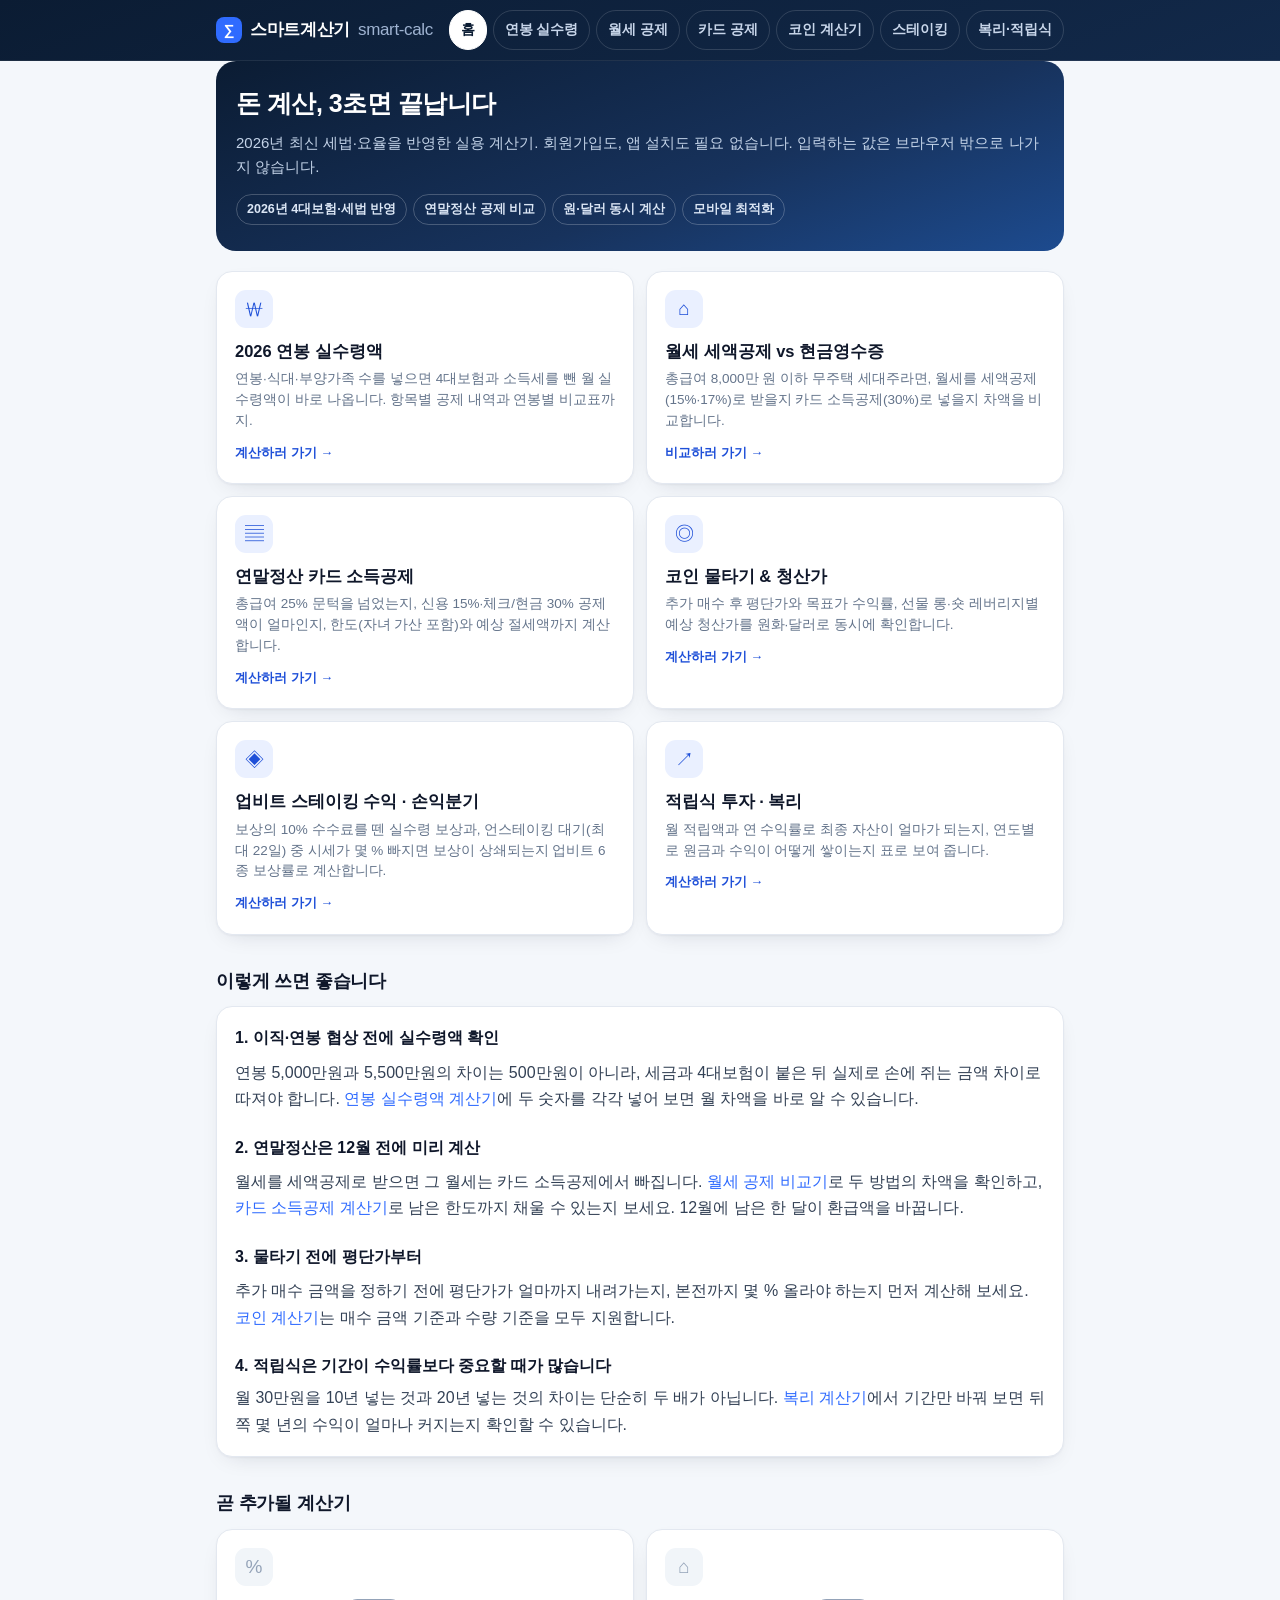
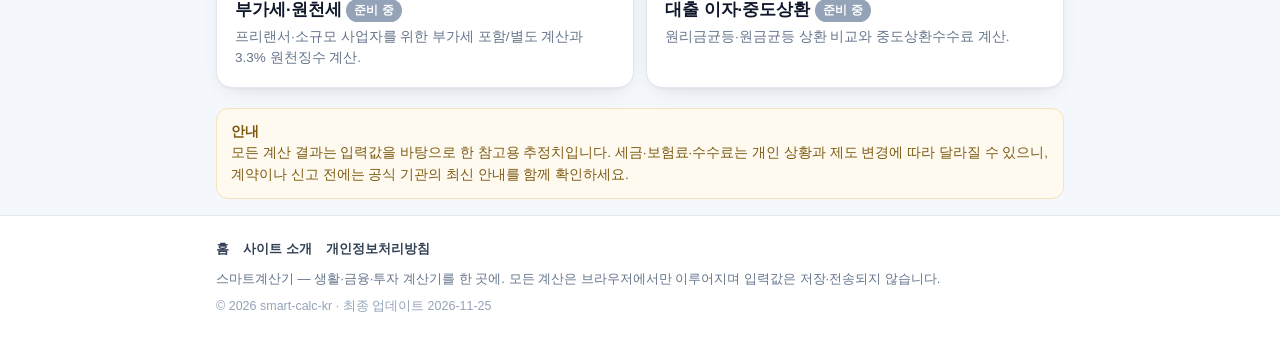
<file: index.html>
<!DOCTYPE html>
<html lang="ko">
<head>
<meta charset="utf-8">
<meta name="viewport" content="width=device-width, initial-scale=1">
<title>스마트계산기 — 연봉 실수령액·연말정산·코인·복리 계산기 모음</title>
<meta name="description" content="연봉 실수령액, 월세 세액공제 vs 현금영수증, 카드 소득공제, 코인 물타기·선물 청산가, 업비트 스테이킹 수익, 적립식 복리까지. 2026년 최신 세법·요율로 바로 계산하는 무료 생활·금융·투자 계산기 6종을 한 화면에서.">
<link rel="canonical" href="https://smart-calc-kr.pages.dev/">
<meta name="robots" content="index,follow">
<meta property="og:type" content="website">
<meta property="og:title" content="스마트계산기 — 연봉 실수령액·연말정산·코인·복리 계산기">
<meta property="og:description" content="2026년 요율 기준 연봉 실수령액, 연말정산 공제, 코인 평단가·청산가, 복리 자산을 무료로 계산하세요.">
<meta property="og:url" content="https://smart-calc-kr.pages.dev/">
<meta property="og:site_name" content="스마트계산기">
<meta property="og:locale" content="ko_KR">
<link rel="icon" href="favicon.svg" type="image/svg+xml">
<link rel="stylesheet" href="assets/style.css">
<script type="application/ld+json">
{
  "@context": "https://schema.org",
  "@type": "WebSite",
  "name": "스마트계산기",
  "alternateName": "smart-calc-kr",
  "url": "https://smart-calc-kr.pages.dev/",
  "inLanguage": "ko",
  "description": "연봉 실수령액, 연말정산 월세·카드 공제, 코인 평단가·선물 청산가, 적립식 투자 복리 계산기를 제공하는 무료 계산기 사이트."
}
</script>
</head>
<body>
<header class="site-header">
  <div class="wrap header-inner">
    <a class="brand" href="index.html"><span class="brand-mark">∑</span>스마트계산기 <span class="thin">smart-calc</span></a>
    <nav class="site-nav" aria-label="주요 계산기">
      <a href="index.html" aria-current="page">홈</a>
      <a href="salary.html">연봉 실수령</a>
      <a href="rent-tax.html">월세 공제</a>
      <a href="card-tax.html">카드 공제</a>
      <a href="crypto.html">코인 계산기</a>
      <a href="staking.html">스테이킹</a>
      <a href="compound.html">복리·적립식</a>
    </nav>
  </div>
</header>

<main class="wrap">
  <section class="hero">
    <h1>돈 계산, 3초면 끝납니다</h1>
    <p>2026년 최신 세법·요율을 반영한 실용 계산기. 회원가입도, 앱 설치도 필요 없습니다. 입력하는 값은 브라우저 밖으로 나가지 않습니다.</p>
    <div class="hero-tags"><span>2026년 4대보험·세법 반영</span><span>연말정산 공제 비교</span><span>원·달러 동시 계산</span><span>모바일 최적화</span></div>
  </section>

  <div class="tool-grid">
    <a class="tool" href="salary.html">
      <span class="ico">₩</span>
      <h3>2026 연봉 실수령액</h3>
      <p>연봉·식대·부양가족 수를 넣으면 4대보험과 소득세를 뺀 월 실수령액이 바로 나옵니다. 항목별 공제 내역과 연봉별 비교표까지.</p>
      <span class="go">계산하러 가기 →</span>
    </a>
    <a class="tool" href="rent-tax.html">
      <span class="ico">⌂</span>
      <h3>월세 세액공제 vs 현금영수증</h3>
      <p>총급여 8,000만 원 이하 무주택 세대주라면, 월세를 세액공제(15%·17%)로 받을지 카드 소득공제(30%)로 넣을지 차액을 비교합니다.</p>
      <span class="go">비교하러 가기 →</span>
    </a>
    <a class="tool" href="card-tax.html">
      <span class="ico">▤</span>
      <h3>연말정산 카드 소득공제</h3>
      <p>총급여 25% 문턱을 넘었는지, 신용 15%·체크/현금 30% 공제액이 얼마인지, 한도(자녀 가산 포함)와 예상 절세액까지 계산합니다.</p>
      <span class="go">계산하러 가기 →</span>
    </a>
    <a class="tool" href="crypto.html">
      <span class="ico">◎</span>
      <h3>코인 물타기 &amp; 청산가</h3>
      <p>추가 매수 후 평단가와 목표가 수익률, 선물 롱·숏 레버리지별 예상 청산가를 원화·달러로 동시에 확인합니다.</p>
      <span class="go">계산하러 가기 →</span>
    </a>
    <a class="tool" href="staking.html">
      <span class="ico">◈</span>
      <h3>업비트 스테이킹 수익 · 손익분기</h3>
      <p>보상의 10% 수수료를 뗀 실수령 보상과, 언스테이킹 대기(최대 22일) 중 시세가 몇 % 빠지면 보상이 상쇄되는지 업비트 6종 보상률로 계산합니다.</p>
      <span class="go">계산하러 가기 →</span>
    </a>
    <a class="tool" href="compound.html">
      <span class="ico">↗</span>
      <h3>적립식 투자 · 복리</h3>
      <p>월 적립액과 연 수익률로 최종 자산이 얼마가 되는지, 연도별로 원금과 수익이 어떻게 쌓이는지 표로 보여 줍니다.</p>
      <span class="go">계산하러 가기 →</span>
    </a>
  </div>

  <h2>이렇게 쓰면 좋습니다</h2>
  <div class="card">
    <h3 style="margin-top:0">1. 이직·연봉 협상 전에 실수령액 확인</h3>
    <p>연봉 5,000만원과 5,500만원의 차이는 500만원이 아니라, 세금과 4대보험이 붙은 뒤 실제로 손에 쥐는 금액 차이로 따져야 합니다. <a href="salary.html">연봉 실수령액 계산기</a>에 두 숫자를 각각 넣어 보면 월 차액을 바로 알 수 있습니다.</p>
    <h3>2. 연말정산은 12월 전에 미리 계산</h3>
    <p>월세를 세액공제로 받으면 그 월세는 카드 소득공제에서 빠집니다. <a href="rent-tax.html">월세 공제 비교기</a>로 두 방법의 차액을 확인하고, <a href="card-tax.html">카드 소득공제 계산기</a>로 남은 한도까지 채울 수 있는지 보세요. 12월에 남은 한 달이 환급액을 바꿉니다.</p>
    <h3>3. 물타기 전에 평단가부터</h3>
    <p>추가 매수 금액을 정하기 전에 평단가가 얼마까지 내려가는지, 본전까지 몇 % 올라야 하는지 먼저 계산해 보세요. <a href="crypto.html">코인 계산기</a>는 매수 금액 기준과 수량 기준을 모두 지원합니다.</p>
    <h3 style="margin-bottom:6px">4. 적립식은 기간이 수익률보다 중요할 때가 많습니다</h3>
    <p style="margin-bottom:0">월 30만원을 10년 넣는 것과 20년 넣는 것의 차이는 단순히 두 배가 아닙니다. <a href="compound.html">복리 계산기</a>에서 기간만 바꿔 보면 뒤쪽 몇 년의 수익이 얼마나 커지는지 확인할 수 있습니다.</p>
  </div>

  <h2>곧 추가될 계산기</h2>
  <div class="tool-grid">
    <div class="tool" style="cursor:default">
      <span class="ico" style="background:#f1f5f9;color:#94a3b8">%</span>
      <h3>부가세·원천세 <span class="pill gray">준비 중</span></h3>
      <p>프리랜서·소규모 사업자를 위한 부가세 포함/별도 계산과 3.3% 원천징수 계산.</p>
    </div>
    <div class="tool" style="cursor:default">
      <span class="ico" style="background:#f1f5f9;color:#94a3b8">⌂</span>
      <h3>대출 이자·중도상환 <span class="pill gray">준비 중</span></h3>
      <p>원리금균등·원금균등 상환 비교와 중도상환수수료 계산.</p>
    </div>
  </div>

  <div class="notice" style="margin-top:20px">
    <strong>안내</strong><br>
    모든 계산 결과는 입력값을 바탕으로 한 참고용 추정치입니다. 세금·보험료·수수료는 개인 상황과 제도 변경에 따라 달라질 수 있으니, 계약이나 신고 전에는 공식 기관의 최신 안내를 함께 확인하세요.
  </div>
</main>

<footer class="site-footer">
  <div class="wrap">
    <nav class="footer-nav" aria-label="사이트 정보">
      <a href="index.html">홈</a>
      <a href="about.html">사이트 소개</a>
      <a href="privacy.html">개인정보처리방침</a>
    </nav>
    <p>스마트계산기 — 생활·금융·투자 계산기를 한 곳에. 모든 계산은 브라우저에서만 이루어지며 입력값은 저장·전송되지 않습니다.</p>
    <p class="copy">© <span id="year">2026</span> smart-calc-kr · 최종 업데이트 2026-11-25</p>
  </div>
</footer>

<script>document.getElementById('year').textContent = new Date().getFullYear();</script>
</body>
</html>
</file>
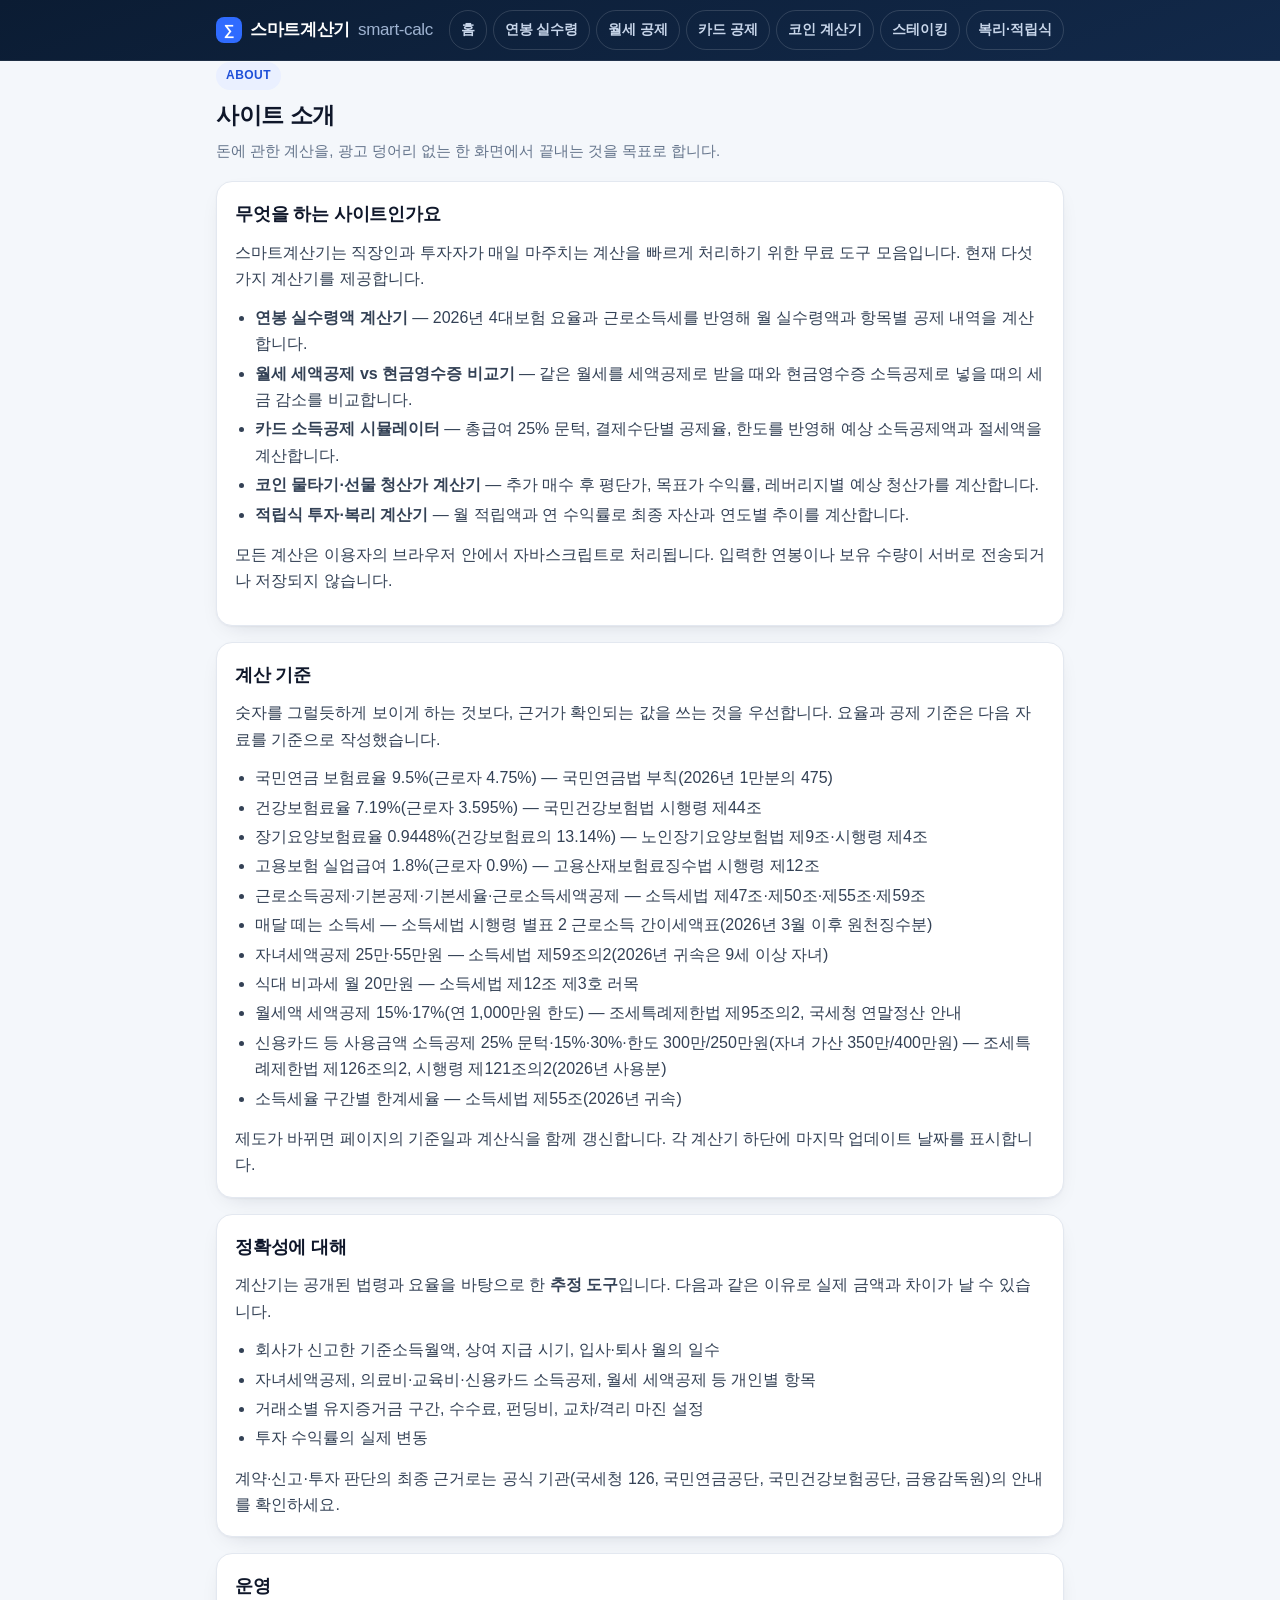
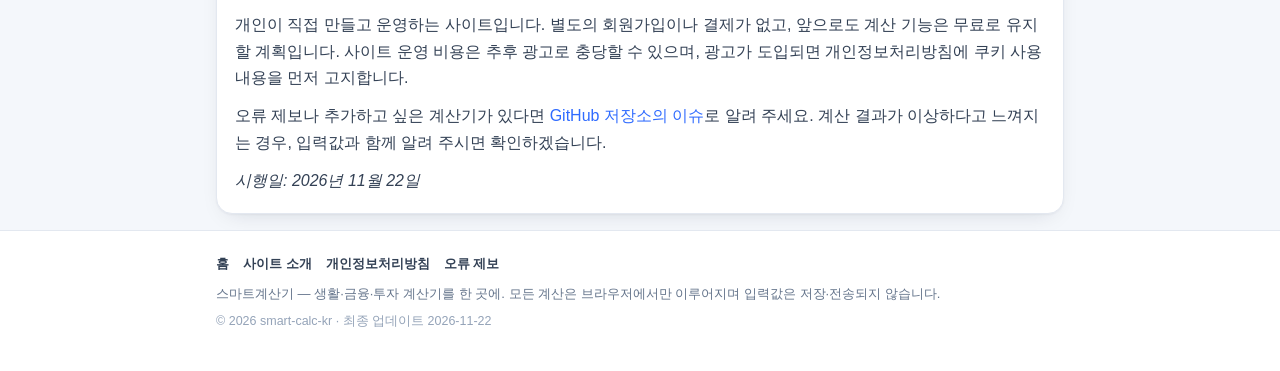
<file: about.html>
<!DOCTYPE html>
<html lang="ko">
<head>
<meta charset="utf-8">
<meta name="viewport" content="width=device-width, initial-scale=1">
<title>사이트 소개 — 스마트계산기</title>
<meta name="description" content="스마트계산기는 연봉 실수령액·코인 평단가·복리 계산을 2026년 최신 요율로 제공하는 무료 계산기 사이트입니다. 계산 기준과 운영 원칙을 안내합니다.">
<link rel="canonical" href="https://smart-calc-kr.pages.dev/about">
<meta name="robots" content="index,follow">
<link rel="icon" href="favicon.svg" type="image/svg+xml">
<link rel="stylesheet" href="assets/style.css">
</head>
<body>
<header class="site-header">
  <div class="wrap header-inner">
    <a class="brand" href="index.html"><span class="brand-mark">∑</span>스마트계산기 <span class="thin">smart-calc</span></a>
    <nav class="site-nav" aria-label="주요 계산기">
      <a href="index.html">홈</a>
      <a href="salary.html">연봉 실수령</a>
      <a href="rent-tax.html">월세 공제</a>
      <a href="card-tax.html">카드 공제</a>
      <a href="crypto.html">코인 계산기</a>
      <a href="staking.html">스테이킹</a>
      <a href="compound.html">복리·적립식</a>
    </nav>
  </div>
</header>

<main class="wrap">
  <div class="page-head">
    <span class="eyebrow">ABOUT</span>
    <h1>사이트 소개</h1>
    <p class="lede">돈에 관한 계산을, 광고 덩어리 없는 한 화면에서 끝내는 것을 목표로 합니다.</p>
  </div>

  <section class="card">
    <h2 style="margin-top:0">무엇을 하는 사이트인가요</h2>
    <p>스마트계산기는 직장인과 투자자가 매일 마주치는 계산을 빠르게 처리하기 위한 무료 도구 모음입니다. 현재 다섯 가지 계산기를 제공합니다.</p>
    <ul>
      <li><strong>연봉 실수령액 계산기</strong> — 2026년 4대보험 요율과 근로소득세를 반영해 월 실수령액과 항목별 공제 내역을 계산합니다.</li>
      <li><strong>월세 세액공제 vs 현금영수증 비교기</strong> — 같은 월세를 세액공제로 받을 때와 현금영수증 소득공제로 넣을 때의 세금 감소를 비교합니다.</li>
      <li><strong>카드 소득공제 시뮬레이터</strong> — 총급여 25% 문턱, 결제수단별 공제율, 한도를 반영해 예상 소득공제액과 절세액을 계산합니다.</li>
      <li><strong>코인 물타기·선물 청산가 계산기</strong> — 추가 매수 후 평단가, 목표가 수익률, 레버리지별 예상 청산가를 계산합니다.</li>
      <li><strong>적립식 투자·복리 계산기</strong> — 월 적립액과 연 수익률로 최종 자산과 연도별 추이를 계산합니다.</li>
    </ul>
    <p>모든 계산은 이용자의 브라우저 안에서 자바스크립트로 처리됩니다. 입력한 연봉이나 보유 수량이 서버로 전송되거나 저장되지 않습니다.</p>
  </section>

  <section class="card">
    <h2 style="margin-top:0">계산 기준</h2>
    <p>숫자를 그럴듯하게 보이게 하는 것보다, 근거가 확인되는 값을 쓰는 것을 우선합니다. 요율과 공제 기준은 다음 자료를 기준으로 작성했습니다.</p>
    <ul>
      <li>국민연금 보험료율 9.5%(근로자 4.75%) — 국민연금법 부칙(2026년 1만분의 475)</li>
      <li>건강보험료율 7.19%(근로자 3.595%) — 국민건강보험법 시행령 제44조</li>
      <li>장기요양보험료율 0.9448%(건강보험료의 13.14%) — 노인장기요양보험법 제9조·시행령 제4조</li>
      <li>고용보험 실업급여 1.8%(근로자 0.9%) — 고용산재보험료징수법 시행령 제12조</li>
      <li>근로소득공제·기본공제·기본세율·근로소득세액공제 — 소득세법 제47조·제50조·제55조·제59조</li>
      <li>매달 떼는 소득세 — 소득세법 시행령 별표 2 근로소득 간이세액표(2026년 3월 이후 원천징수분)</li>
      <li>자녀세액공제 25만·55만원 — 소득세법 제59조의2(2026년 귀속은 9세 이상 자녀)</li>
      <li>식대 비과세 월 20만원 — 소득세법 제12조 제3호 러목</li>
      <li>월세액 세액공제 15%·17%(연 1,000만원 한도) — 조세특례제한법 제95조의2, 국세청 연말정산 안내</li>
      <li>신용카드 등 사용금액 소득공제 25% 문턱·15%·30%·한도 300만/250만원(자녀 가산 350만/400만원) — 조세특례제한법 제126조의2, 시행령 제121조의2(2026년 사용분)</li>
      <li>소득세율 구간별 한계세율 — 소득세법 제55조(2026년 귀속)</li>
    </ul>
    <p style="margin-bottom:0">제도가 바뀌면 페이지의 기준일과 계산식을 함께 갱신합니다. 각 계산기 하단에 마지막 업데이트 날짜를 표시합니다.</p>
  </section>

  <section class="card">
    <h2 style="margin-top:0">정확성에 대해</h2>
    <p>계산기는 공개된 법령과 요율을 바탕으로 한 <strong>추정 도구</strong>입니다. 다음과 같은 이유로 실제 금액과 차이가 날 수 있습니다.</p>
    <ul>
      <li>회사가 신고한 기준소득월액, 상여 지급 시기, 입사·퇴사 월의 일수</li>
      <li>자녀세액공제, 의료비·교육비·신용카드 소득공제, 월세 세액공제 등 개인별 항목</li>
      <li>거래소별 유지증거금 구간, 수수료, 펀딩비, 교차/격리 마진 설정</li>
      <li>투자 수익률의 실제 변동</li>
    </ul>
    <p style="margin-bottom:0">계약·신고·투자 판단의 최종 근거로는 공식 기관(국세청 126, 국민연금공단, 국민건강보험공단, 금융감독원)의 안내를 확인하세요.</p>
  </section>

  <section class="card">
    <h2 style="margin-top:0">운영</h2>
    <p>개인이 직접 만들고 운영하는 사이트입니다. 별도의 회원가입이나 결제가 없고, 앞으로도 계산 기능은 무료로 유지할 계획입니다. 사이트 운영 비용은 추후 광고로 충당할 수 있으며, 광고가 도입되면 개인정보처리방침에 쿠키 사용 내용을 먼저 고지합니다.</p>
    <p>오류 제보나 추가하고 싶은 계산기가 있다면 <a href="https://github.com/psh613/smart-calc-kr/issues" target="_blank" rel="noopener">GitHub 저장소의 이슈</a>로 알려 주세요. 계산 결과가 이상하다고 느껴지는 경우, 입력값과 함께 알려 주시면 확인하겠습니다.</p>
    <p style="margin-bottom:0"><em>시행일: 2026년 11월 22일</em></p>
  </section>
</main>

<footer class="site-footer">
  <div class="wrap">
    <nav class="footer-nav" aria-label="사이트 정보">
      <a href="index.html">홈</a>
      <a href="about.html">사이트 소개</a>
      <a href="privacy.html">개인정보처리방침</a>
      <a href="https://github.com/psh613/smart-calc-kr/issues" target="_blank" rel="noopener">오류 제보</a>
    </nav>
    <p>스마트계산기 — 생활·금융·투자 계산기를 한 곳에. 모든 계산은 브라우저에서만 이루어지며 입력값은 저장·전송되지 않습니다.</p>
    <p class="copy">© <span id="year">2026</span> smart-calc-kr · 최종 업데이트 2026-11-22</p>
  </div>
</footer>

<script>document.getElementById('year').textContent = new Date().getFullYear();</script>
</body>
</html>
</file>
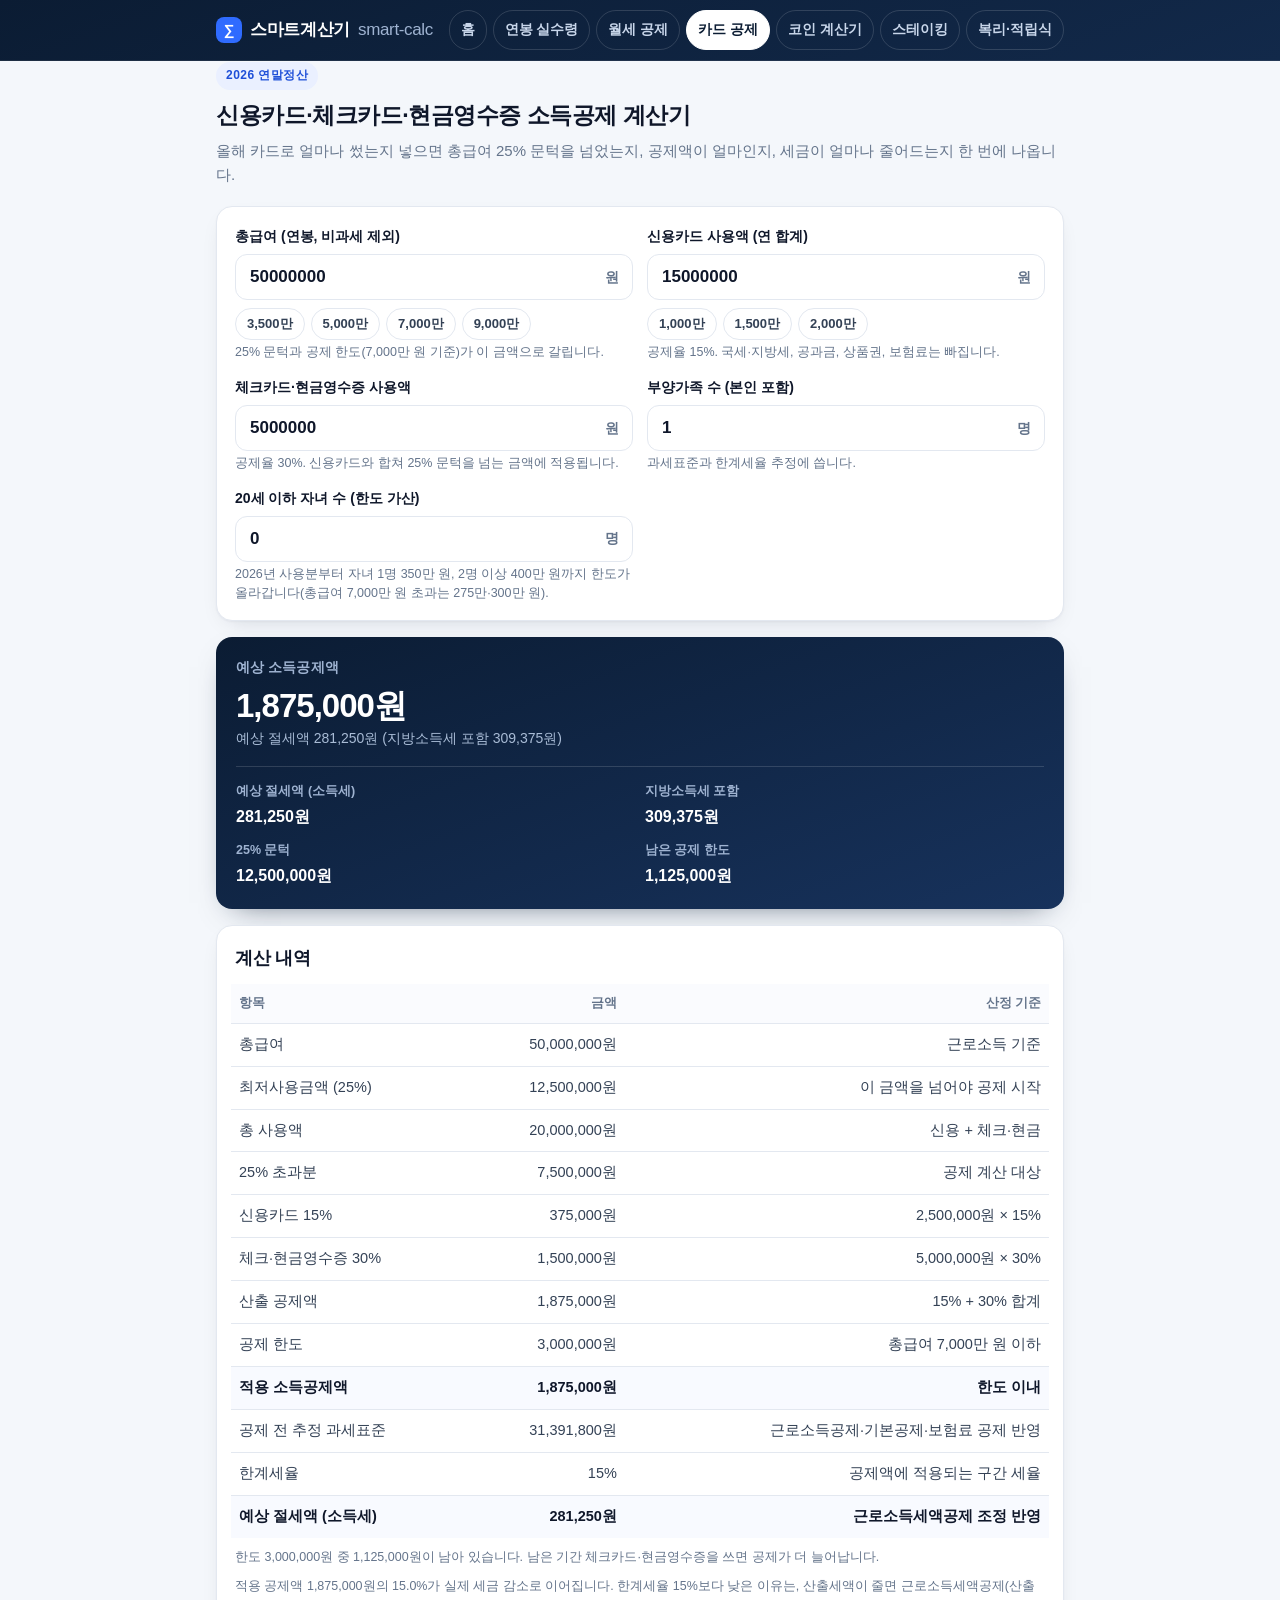
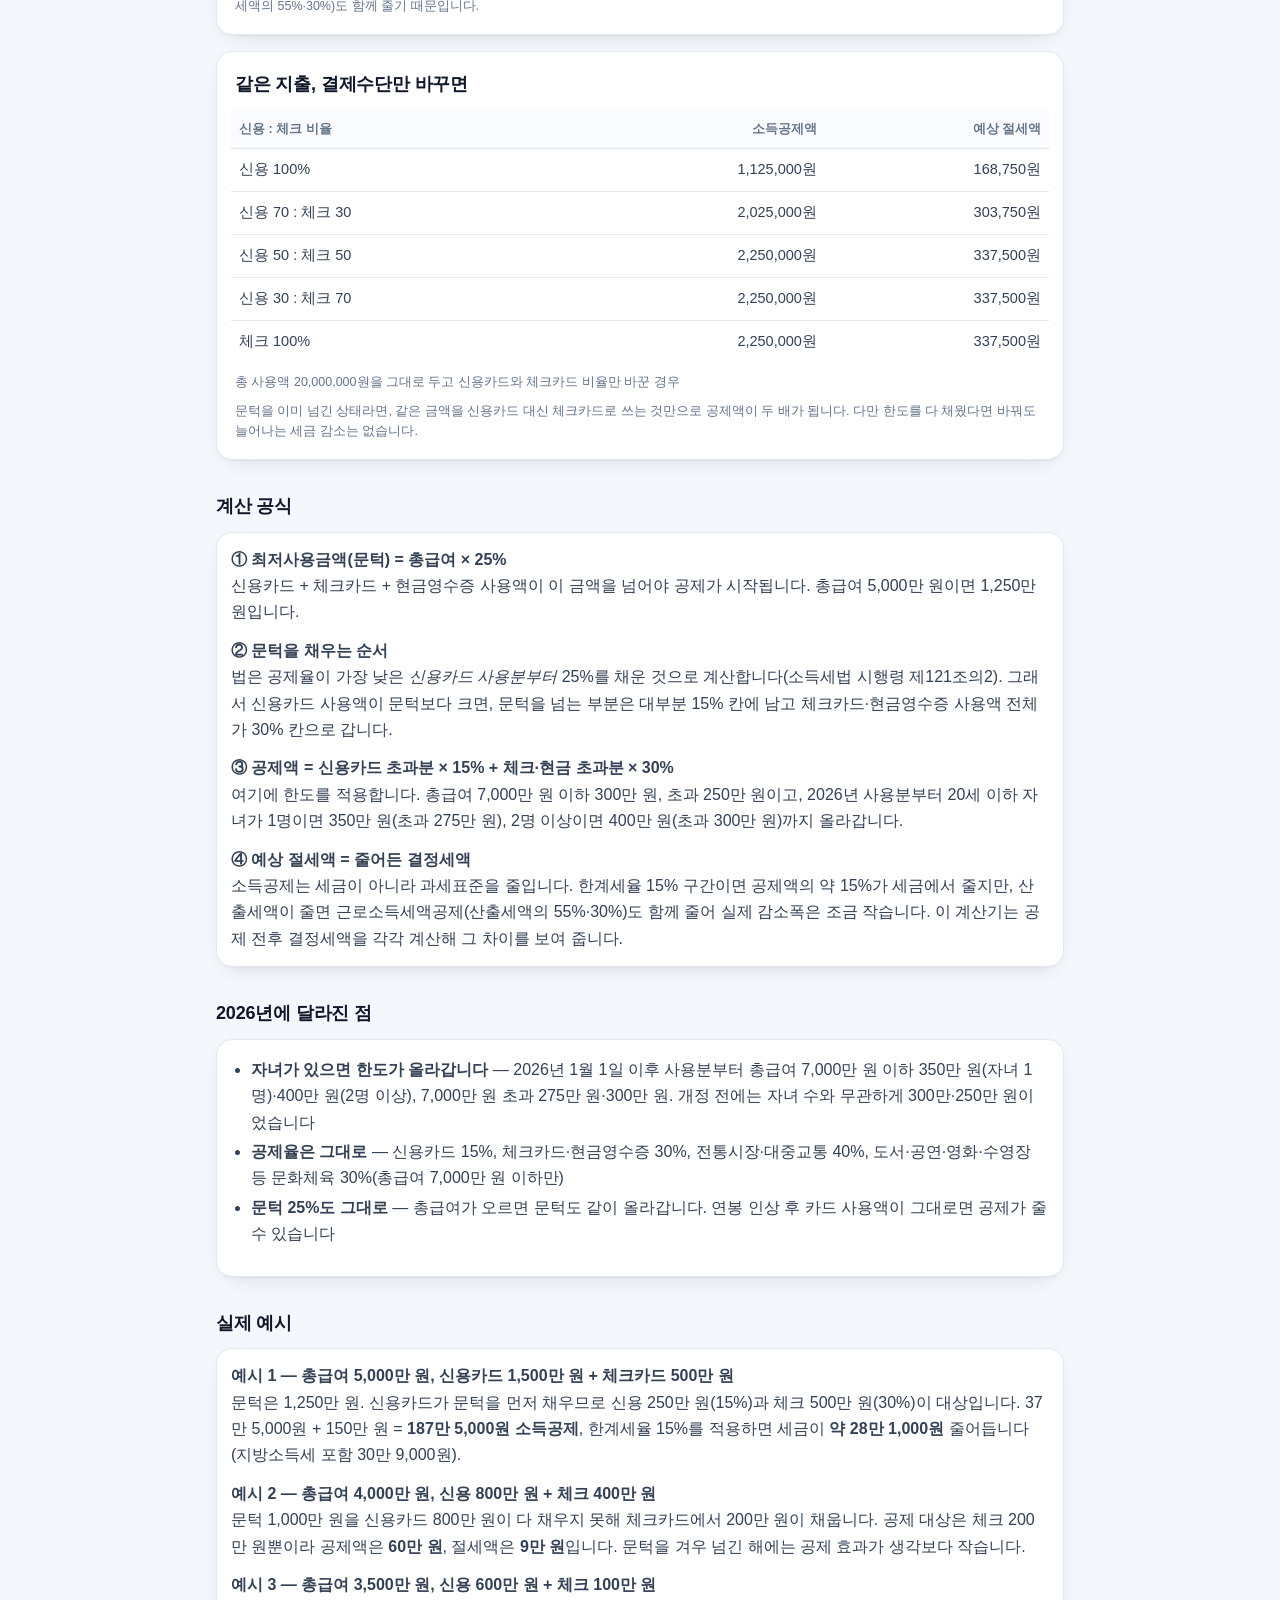
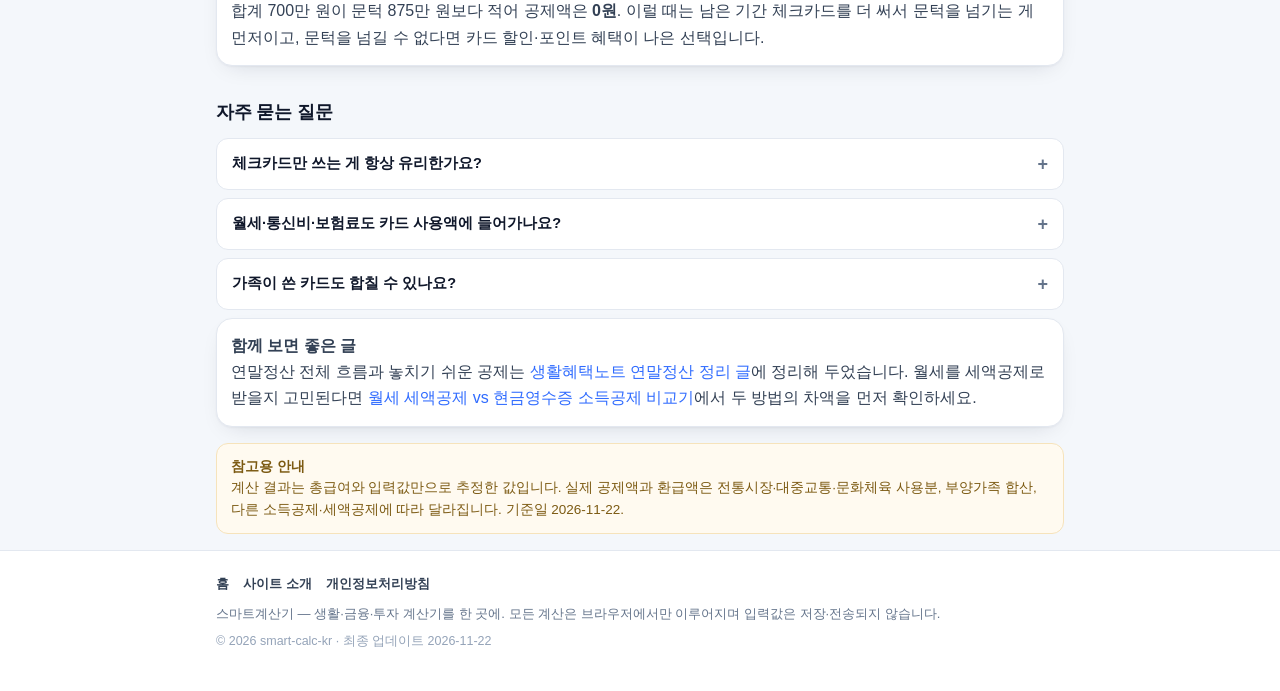
<file: card-tax.html>
<!DOCTYPE html>
<html lang="ko">
<head>
<meta charset="utf-8">
<meta name="viewport" content="width=device-width, initial-scale=1">
<title>연말정산 신용카드·체크카드·현금영수증 소득공제 계산기 (2026) | 스마트계산기</title>
<meta name="description" content="총급여와 신용카드·체크카드·현금영수증 사용액을 넣으면 2026년 기준 총급여 25% 문턱, 신용 15%·체크/현금 30% 공제액, 한도(300만·250만, 자녀 있으면 350만·400만)와 예상 절세액을 계산합니다. 결제수단 비율별 비교까지.">
<link rel="canonical" href="https://smart-calc-kr.pages.dev/card-tax">
<meta name="robots" content="index,follow">
<meta property="og:type" content="website">
<meta property="og:title" content="연말정산 신용카드·체크카드·현금영수증 소득공제 계산기 (2026)">
<meta property="og:description" content="25% 문턱과 공제 한도, 결제수단별 공제율까지 반영한 예상 소득공제액과 절세액을 계산합니다.">
<meta property="og:url" content="https://smart-calc-kr.pages.dev/card-tax">
<meta property="og:site_name" content="스마트계산기">
<meta property="og:locale" content="ko_KR">
<link rel="icon" href="favicon.svg" type="image/svg+xml">
<link rel="stylesheet" href="assets/style.css">
<script type="application/ld+json">
{
  "@context": "https://schema.org",
  "@type": "WebApplication",
  "name": "연말정산 신용카드·체크카드·현금영수증 소득공제 계산기",
  "applicationCategory": "FinanceApplication",
  "operatingSystem": "All",
  "inLanguage": "ko",
  "url": "https://smart-calc-kr.pages.dev/card-tax",
  "description": "총급여와 카드·현금영수증 사용액으로 2026년 연말정산 소득공제액과 예상 절세액을 계산합니다.",
  "offers": { "@type": "Offer", "price": "0", "priceCurrency": "KRW" }
}
</script>
</head>
<body>
<header class="site-header">
  <div class="wrap header-inner">
    <a class="brand" href="index.html"><span class="brand-mark">∑</span>스마트계산기 <span class="thin">smart-calc</span></a>
    <nav class="site-nav" aria-label="주요 계산기">
      <a href="index.html">홈</a>
      <a href="salary.html">연봉 실수령</a>
      <a href="rent-tax.html">월세 공제</a>
      <a href="card-tax.html" aria-current="page">카드 공제</a>
      <a href="crypto.html">코인 계산기</a>
      <a href="staking.html">스테이킹</a>
      <a href="compound.html">복리·적립식</a>
    </nav>
  </div>
</header>

<main class="wrap">
  <div class="page-head">
    <span class="eyebrow">2026 연말정산</span>
    <h1>신용카드·체크카드·현금영수증 소득공제 계산기</h1>
    <p class="lede">올해 카드로 얼마나 썼는지 넣으면 총급여 25% 문턱을 넘었는지, 공제액이 얼마인지, 세금이 얼마나 줄어드는지 한 번에 나옵니다.</p>
  </div>

  <section class="card">
    <div class="grid-2">
      <div class="field">
        <label for="gross-salary">총급여 (연봉, 비과세 제외)</label>
        <div class="input-wrap"><input id="gross-salary" class="unit" type="number" inputmode="numeric" min="0" step="1000000" value="50000000"><span class="unit-suffix">원</span></div>
        <div class="chips" id="gross-presets" role="group" aria-label="총급여 빠른 선택">
          <button class="chip" type="button" data-value="35000000">3,500만</button>
          <button class="chip" type="button" data-value="50000000">5,000만</button>
          <button class="chip" type="button" data-value="70000000">7,000만</button>
          <button class="chip" type="button" data-value="90000000">9,000만</button>
        </div>
        <span class="hint">25% 문턱과 공제 한도(7,000만 원 기준)가 이 금액으로 갈립니다.</span>
      </div>
      <div class="field">
        <label for="credit-card">신용카드 사용액 (연 합계)</label>
        <div class="input-wrap"><input id="credit-card" class="unit" type="number" inputmode="numeric" min="0" step="100000" value="15000000"><span class="unit-suffix">원</span></div>
        <div class="chips" id="credit-presets" role="group" aria-label="신용카드 사용액 빠른 선택">
          <button class="chip" type="button" data-value="10000000">1,000만</button>
          <button class="chip" type="button" data-value="15000000">1,500만</button>
          <button class="chip" type="button" data-value="20000000">2,000만</button>
        </div>
        <span class="hint">공제율 15%. 국세·지방세, 공과금, 상품권, 보험료는 빠집니다.</span>
      </div>
      <div class="field">
        <label for="debit-cash">체크카드·현금영수증 사용액</label>
        <div class="input-wrap"><input id="debit-cash" class="unit" type="number" inputmode="numeric" min="0" step="100000" value="5000000"><span class="unit-suffix">원</span></div>
        <span class="hint">공제율 30%. 신용카드와 합쳐 25% 문턱을 넘는 금액에 적용됩니다.</span>
      </div>
      <div class="field">
        <label for="dependents">부양가족 수 (본인 포함)</label>
        <div class="input-wrap"><input id="dependents" class="unit" type="number" inputmode="numeric" min="1" max="11" step="1" value="1"><span class="unit-suffix">명</span></div>
        <span class="hint">과세표준과 한계세율 추정에 씁니다.</span>
      </div>
      <div class="field">
        <label for="children">20세 이하 자녀 수 (한도 가산)</label>
        <div class="input-wrap"><input id="children" class="unit" type="number" inputmode="numeric" min="0" max="6" step="1" value="0"><span class="unit-suffix">명</span></div>
        <span class="hint">2026년 사용분부터 자녀 1명 350만 원, 2명 이상 400만 원까지 한도가 올라갑니다(총급여 7,000만 원 초과는 275만·300만 원).</span>
      </div>
    </div>
  </section>

  <section class="result" aria-live="polite" aria-atomic="true">
    <span class="result-label">예상 소득공제액</span>
    <strong class="result-value" id="deduction">—</strong>
    <span class="result-sub" id="deduction-sub">—</span>
    <div class="result-grid">
      <div><span>예상 절세액 (소득세)</span><strong id="tax-saving">—</strong></div>
      <div><span>지방소득세 포함</span><strong id="total-saving">—</strong></div>
      <div><span>25% 문턱</span><strong id="threshold">—</strong></div>
      <div><span>남은 공제 한도</span><strong id="limit-left">—</strong></div>
    </div>
  </section>

  <section class="card" aria-labelledby="detail-title">
    <h2 id="detail-title" style="margin-top:0">계산 내역</h2>
    <div class="table-wrap">
      <table>
        <thead>
          <tr><th scope="col">항목</th><th scope="col">금액</th><th scope="col">산정 기준</th></tr>
        </thead>
        <tbody id="detail-rows"></tbody>
      </table>
    </div>
    <p class="data-note" id="status">—</p>
    <p class="data-note" id="saving-rate-note">—</p>
  </section>

  <section class="card" aria-labelledby="mix-title">
    <h2 id="mix-title" style="margin-top:0">같은 지출, 결제수단만 바꾸면</h2>
    <div class="table-wrap">
      <table>
        <thead>
          <tr><th scope="col">신용 : 체크 비율</th><th scope="col">소득공제액</th><th scope="col">예상 절세액</th></tr>
        </thead>
        <tbody id="mix-rows"></tbody>
      </table>
    </div>
    <p class="data-note" id="mix-caption">—</p>
    <p class="data-note">문턱을 이미 넘긴 상태라면, 같은 금액을 신용카드 대신 체크카드로 쓰는 것만으로 공제액이 두 배가 됩니다. 다만 한도를 다 채웠다면 바꿔도 늘어나는 세금 감소는 없습니다.</p>
  </section>

  <h2>계산 공식</h2>
  <div class="card card-tight">
    <p><strong>① 최저사용금액(문턱) = 총급여 × 25%</strong><br>
    신용카드 + 체크카드 + 현금영수증 사용액이 이 금액을 넘어야 공제가 시작됩니다. 총급여 5,000만 원이면 1,250만 원입니다.</p>
    <p><strong>② 문턱을 채우는 순서</strong><br>
    법은 공제율이 가장 낮은 <em>신용카드 사용분부터</em> 25%를 채운 것으로 계산합니다(소득세법 시행령 제121조의2). 그래서 신용카드 사용액이 문턱보다 크면, 문턱을 넘는 부분은 대부분 15% 칸에 남고 체크카드·현금영수증 사용액 전체가 30% 칸으로 갑니다.</p>
    <p><strong>③ 공제액 = 신용카드 초과분 × 15% + 체크·현금 초과분 × 30%</strong><br>
    여기에 한도를 적용합니다. 총급여 7,000만 원 이하 300만 원, 초과 250만 원이고, 2026년 사용분부터 20세 이하 자녀가 1명이면 350만 원(초과 275만 원), 2명 이상이면 400만 원(초과 300만 원)까지 올라갑니다.</p>
    <p style="margin-bottom:0"><strong>④ 예상 절세액 = 줄어든 결정세액</strong><br>
    소득공제는 세금이 아니라 과세표준을 줄입니다. 한계세율 15% 구간이면 공제액의 약 15%가 세금에서 줄지만, 산출세액이 줄면 근로소득세액공제(산출세액의 55%·30%)도 함께 줄어 실제 감소폭은 조금 작습니다. 이 계산기는 공제 전후 결정세액을 각각 계산해 그 차이를 보여 줍니다.</p>
  </div>

  <h2>2026년에 달라진 점</h2>
  <div class="card card-tight">
    <ul>
      <li><strong>자녀가 있으면 한도가 올라갑니다</strong> — 2026년 1월 1일 이후 사용분부터 총급여 7,000만 원 이하 350만 원(자녀 1명)·400만 원(2명 이상), 7,000만 원 초과 275만 원·300만 원. 개정 전에는 자녀 수와 무관하게 300만·250만 원이었습니다</li>
      <li><strong>공제율은 그대로</strong> — 신용카드 15%, 체크카드·현금영수증 30%, 전통시장·대중교통 40%, 도서·공연·영화·수영장 등 문화체육 30%(총급여 7,000만 원 이하만)</li>
      <li><strong>문턱 25%도 그대로</strong> — 총급여가 오르면 문턱도 같이 올라갑니다. 연봉 인상 후 카드 사용액이 그대로면 공제가 줄 수 있습니다</li>
    </ul>
  </div>

  <h2>실제 예시</h2>
  <div class="card card-tight">
    <p><strong>예시 1 — 총급여 5,000만 원, 신용카드 1,500만 원 + 체크카드 500만 원</strong><br>
    문턱은 1,250만 원. 신용카드가 문턱을 먼저 채우므로 신용 250만 원(15%)과 체크 500만 원(30%)이 대상입니다. 37만 5,000원 + 150만 원 = <strong>187만 5,000원 소득공제</strong>, 한계세율 15%를 적용하면 세금이 <strong>약 28만 1,000원</strong> 줄어듭니다(지방소득세 포함 30만 9,000원).</p>
    <p><strong>예시 2 — 총급여 4,000만 원, 신용 800만 원 + 체크 400만 원</strong><br>
    문턱 1,000만 원을 신용카드 800만 원이 다 채우지 못해 체크카드에서 200만 원이 채웁니다. 공제 대상은 체크 200만 원뿐이라 공제액은 <strong>60만 원</strong>, 절세액은 <strong>9만 원</strong>입니다. 문턱을 겨우 넘긴 해에는 공제 효과가 생각보다 작습니다.</p>
    <p style="margin-bottom:0"><strong>예시 3 — 총급여 3,500만 원, 신용 600만 원 + 체크 100만 원</strong><br>
    합계 700만 원이 문턱 875만 원보다 적어 공제액은 <strong>0원</strong>. 이럴 때는 남은 기간 체크카드를 더 써서 문턱을 넘기는 게 먼저이고, 문턱을 넘길 수 없다면 카드 할인·포인트 혜택이 나은 선택입니다.</p>
  </div>

  <h2>자주 묻는 질문</h2>
  <details class="faq"><summary>체크카드만 쓰는 게 항상 유리한가요?</summary>
    <div class="faq-body"><p>공제율만 보면 체크카드가 두 배라 유리하지만, 두 가지 조건이 붙습니다. 첫째, 문턱(총급여 25%)을 넘지 못하면 공제가 0원이라 아무 효과가 없습니다. 둘째, 이미 한도를 채웠다면 더 써도 늘어나는 공제가 없습니다.</p><p>이 계산기의 &ldquo;남은 공제 한도&rdquo;가 0원이면 이미 한도가 찬 상태입니다. 그때는 신용카드 할인·포인트를 챙기는 편이 낫습니다. 예를 들어 신용카드 할인이 1%라면 100만 원 쓸 때 1만 원을 돌려받지만, 공제 한도가 꽉 찬 상태에서 체크카드로 바꿔 얻는 소득공제 효과는 0원입니다. 반대로 문턱까지 200만 원 남았고 한도도 비어 있다면, 체크카드 200만 원은 60만 원 소득공제가 되어 한계세율 15% 기준 약 10만 원의 세금을 줄여 줍니다.</p></div>
  </details>
  <details class="faq"><summary>월세·통신비·보험료도 카드 사용액에 들어가나요?</summary>
    <div class="faq-body"><p>대부분 빠집니다. 국세·지방세, 전기·수도·가스·통신요금, 아파트 관리비, 건강보험·국민연금·고용보험료 같은 공과금과 보험료, 상품권 구입비, 해외 사용액, 자동차 구입비는 카드로 결제해도 공제 대상이 아닙니다.</p><p>월세도 월세액 세액공제를 받았다면 제외되고, 받지 않았더라도 임대인이 발급한 현금영수증이 있어야 사용액으로 잡힙니다. 반면 병원비·약국비, 대중교통, 전통시장 사용분은 카드 사용액에 포함되며 공제율이 더 높습니다(대중교통·전통시장 40%). 국세청 연말정산 간소화자료에 잡혀 있어도 공제 대상이 아닌 항목이 섞여 있을 수 있으니, 금액이 예상과 다르면 결제처를 확인하는 게 좋습니다.</p></div>
  </details>
  <details class="faq"><summary>가족이 쓴 카드도 합칠 수 있나요?</summary>
    <div class="faq-body"><p>배우자와 생계를 같이하는 직계존비속의 사용액은 합산할 수 있습니다. 다만 그 가족의 연간 소득금액이 100만 원 이하(근로소득만 있으면 총급여 500만 원 이하)여야 하고, 다른 사람의 기본공제를 받고 있으면 안 됩니다. 형제자매의 사용액은 합산 대상이 아닙니다.</p><p>합산하면 문턱을 넘기 쉬워지고 한도까지 채울 가능성도 커집니다. 맞벌이 배우자의 카드는 소득이 100만 원을 넘어 합산되지 않는 경우가 많으니, 부양가족으로 등록된 자녀·부모의 카드부터 확인해 보세요. 합산은 회사에 제출하는 근로자 본인의 신고서에서 이뤄지며, 가족 카드 명세를 따로 받아 두면 나중에 확인하기 쉽습니다.</p></div>
  </details>

  <div class="card card-tight">
    <p style="margin:0"><strong>함께 보면 좋은 글</strong><br>
    연말정산 전체 흐름과 놓치기 쉬운 공제는 <a href="https://blog.naver.com/benefitnote_kr/224484616283" target="_blank" rel="noopener">생활혜택노트 연말정산 정리 글</a>에 정리해 두었습니다. 월세를 세액공제로 받을지 고민된다면 <a href="rent-tax.html">월세 세액공제 vs 현금영수증 소득공제 비교기</a>에서 두 방법의 차액을 먼저 확인하세요.</p>
  </div>

  <div class="notice">
    <strong>참고용 안내</strong><br>
    계산 결과는 총급여와 입력값만으로 추정한 값입니다. 실제 공제액과 환급액은 전통시장·대중교통·문화체육 사용분, 부양가족 합산, 다른 소득공제·세액공제에 따라 달라집니다. 기준일 2026-11-22.
  </div>
</main>

<footer class="site-footer">
  <div class="wrap">
    <nav class="footer-nav" aria-label="사이트 정보">
      <a href="index.html">홈</a>
      <a href="about.html">사이트 소개</a>
      <a href="privacy.html">개인정보처리방침</a>
    </nav>
    <p>스마트계산기 — 생활·금융·투자 계산기를 한 곳에. 모든 계산은 브라우저에서만 이루어지며 입력값은 저장·전송되지 않습니다.</p>
    <p class="copy">© <span id="year">2026</span> smart-calc-kr · 최종 업데이트 2026-11-22</p>
  </div>
</footer>

<script src="assets/calc-core.js"></script>
<script src="assets/ui.js"></script>
<script src="assets/card.js"></script>
</body>
</html>
</file>
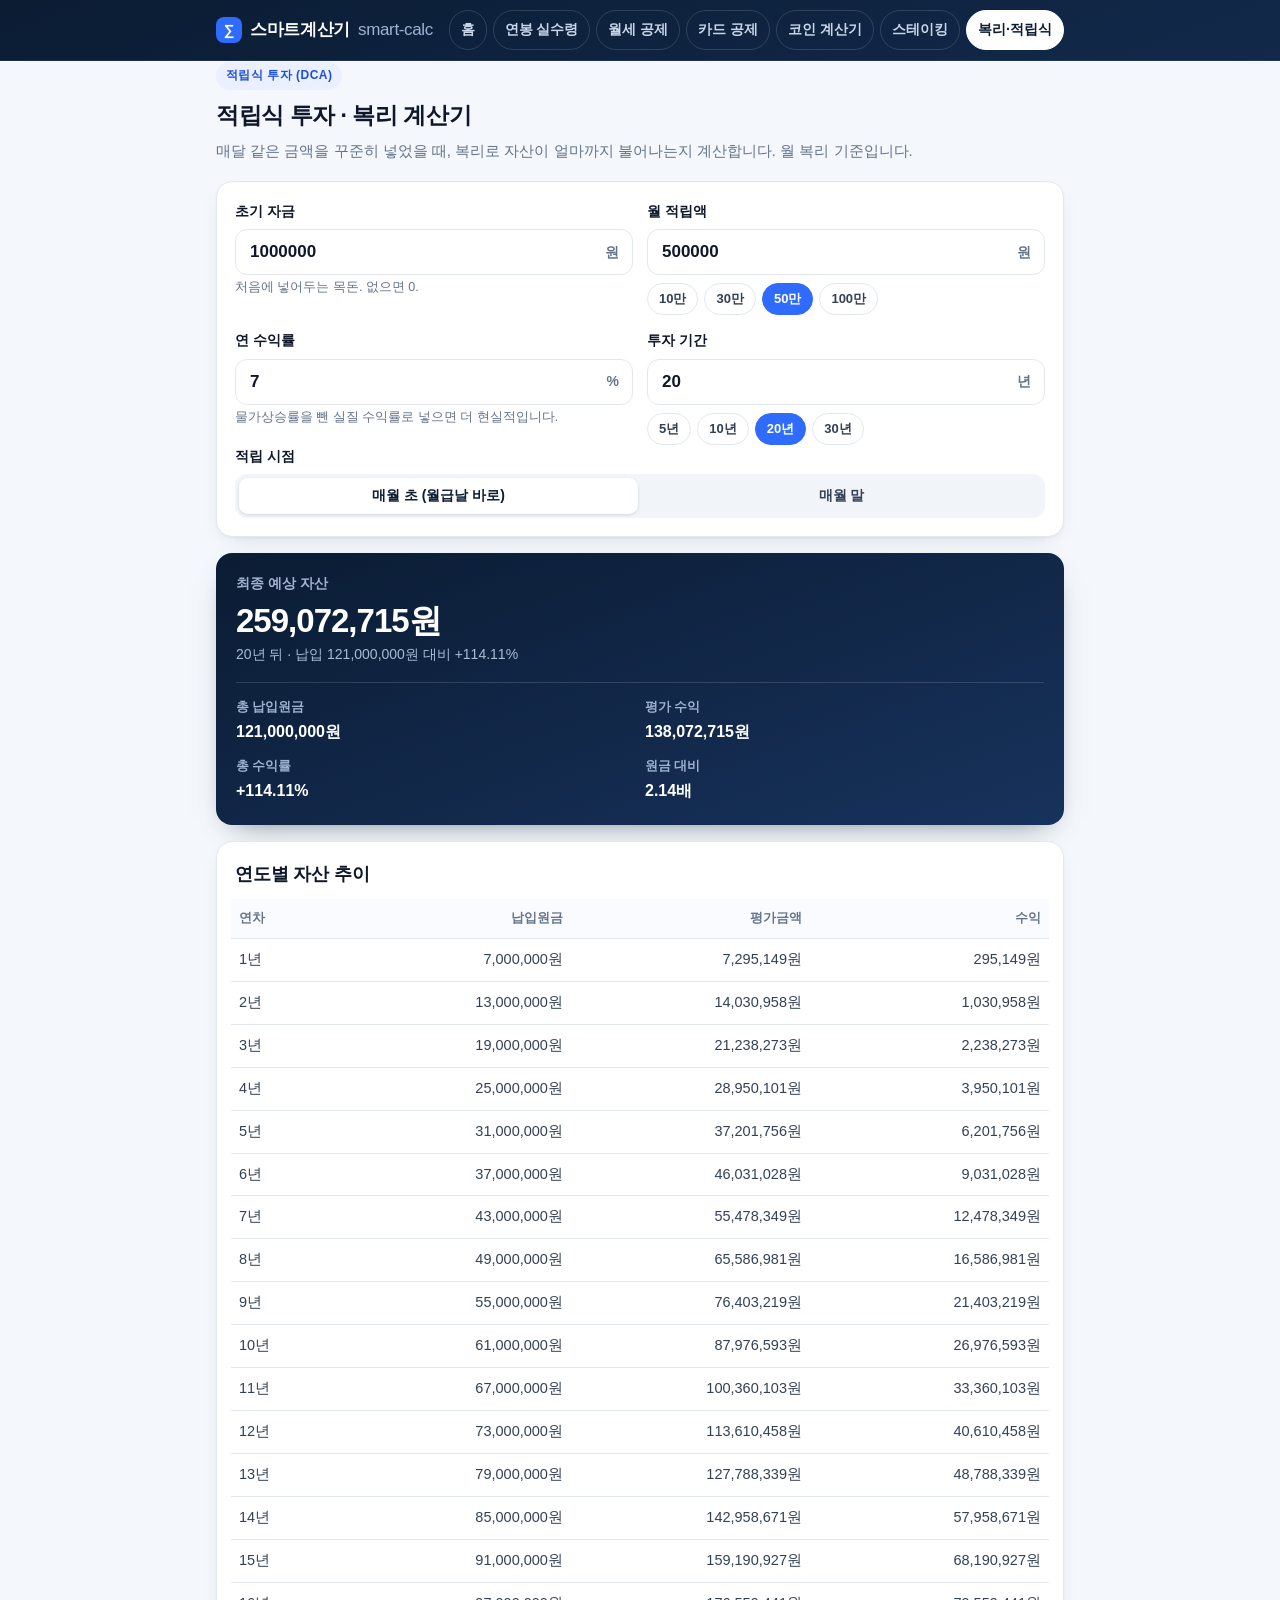
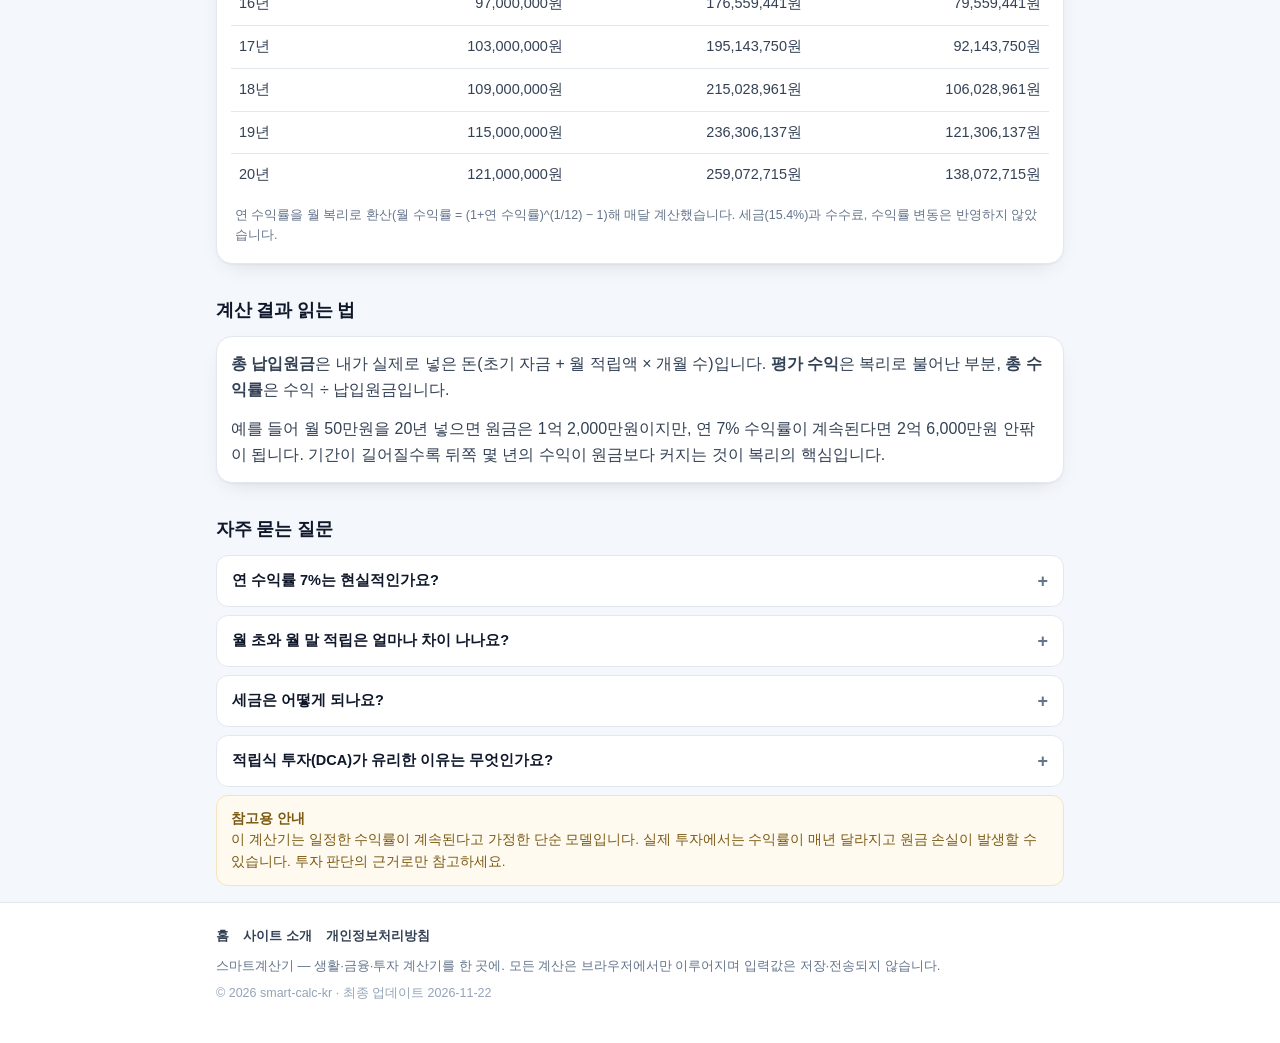
<file: compound.html>
<!DOCTYPE html>
<html lang="ko">
<head>
<meta charset="utf-8">
<meta name="viewport" content="width=device-width, initial-scale=1">
<title>적립식 투자·복리 계산기 — 월 적립액으로 최종 자산 계산 | 스마트계산기</title>
<meta name="description" content="초기 자금과 월 적립액, 연 수익률, 투자 기간을 넣으면 복리로 불어난 최종 자산과 총 납입원금, 평가 수익, 연도별 자산 추이를 표로 보여 줍니다. 적립식 투자(DCA) 계획을 세울 때 바로 확인하세요.">
<link rel="canonical" href="https://smart-calc-kr.pages.dev/compound">
<meta name="robots" content="index,follow">
<meta property="og:type" content="website">
<meta property="og:title" content="적립식 투자·복리 계산기 — 월 적립액으로 최종 자산 계산">
<meta property="og:description" content="월 적립액과 연 수익률로 최종 자산·총 수익·연도별 추이를 계산합니다.">
<meta property="og:url" content="https://smart-calc-kr.pages.dev/compound">
<meta property="og:site_name" content="스마트계산기">
<meta property="og:locale" content="ko_KR">
<link rel="icon" href="favicon.svg" type="image/svg+xml">
<link rel="stylesheet" href="assets/style.css">
<script type="application/ld+json">
{
  "@context": "https://schema.org",
  "@type": "WebApplication",
  "name": "적립식 투자·복리 계산기",
  "applicationCategory": "FinanceApplication",
  "operatingSystem": "All",
  "inLanguage": "ko",
  "url": "https://smart-calc-kr.pages.dev/compound",
  "description": "초기 자금·월 적립액·연 수익률·기간으로 복리 최종 자산과 연도별 추이를 계산합니다.",
  "offers": { "@type": "Offer", "price": "0", "priceCurrency": "KRW" }
}
</script>
</head>
<body>
<header class="site-header">
  <div class="wrap header-inner">
    <a class="brand" href="index.html"><span class="brand-mark">∑</span>스마트계산기 <span class="thin">smart-calc</span></a>
    <nav class="site-nav" aria-label="주요 계산기">
      <a href="index.html">홈</a>
      <a href="salary.html">연봉 실수령</a>
      <a href="rent-tax.html">월세 공제</a>
      <a href="card-tax.html">카드 공제</a>
      <a href="crypto.html">코인 계산기</a>
      <a href="staking.html">스테이킹</a>
      <a href="compound.html" aria-current="page">복리·적립식</a>
    </nav>
  </div>
</header>

<main class="wrap">
  <div class="page-head">
    <span class="eyebrow">적립식 투자 (DCA)</span>
    <h1>적립식 투자 · 복리 계산기</h1>
    <p class="lede">매달 같은 금액을 꾸준히 넣었을 때, 복리로 자산이 얼마까지 불어나는지 계산합니다. 월 복리 기준입니다.</p>
  </div>

  <section class="card">
    <div class="grid-2">
      <div class="field">
        <label for="initial">초기 자금</label>
        <div class="input-wrap"><input id="initial" class="unit" type="number" inputmode="numeric" min="0" step="100000" value="1000000"><span class="unit-suffix">원</span></div>
        <span class="hint">처음에 넣어두는 목돈. 없으면 0.</span>
      </div>
      <div class="field">
        <label for="monthly">월 적립액</label>
        <div class="input-wrap"><input id="monthly" class="unit" type="number" inputmode="numeric" min="0" step="10000" value="500000"><span class="unit-suffix">원</span></div>
        <div class="chips" id="monthly-presets" role="group" aria-label="월 적립액 빠른 선택">
          <button class="chip" type="button" data-value="100000">10만</button>
          <button class="chip" type="button" data-value="300000">30만</button>
          <button class="chip" type="button" data-value="500000">50만</button>
          <button class="chip" type="button" data-value="1000000">100만</button>
        </div>
      </div>
      <div class="field">
        <label for="rate">연 수익률</label>
        <div class="input-wrap"><input id="rate" class="unit" type="number" inputmode="decimal" min="-99" max="100" step="0.1" value="7"><span class="unit-suffix">%</span></div>
        <span class="hint">물가상승률을 뺀 실질 수익률로 넣으면 더 현실적입니다.</span>
      </div>
      <div class="field">
        <label for="years">투자 기간</label>
        <div class="input-wrap"><input id="years" class="unit" type="number" inputmode="numeric" min="1" max="60" step="1" value="20"><span class="unit-suffix">년</span></div>
        <div class="chips" id="years-presets" role="group" aria-label="투자 기간 빠른 선택">
          <button class="chip" type="button" data-value="5">5년</button>
          <button class="chip" type="button" data-value="10">10년</button>
          <button class="chip" type="button" data-value="20">20년</button>
          <button class="chip" type="button" data-value="30">30년</button>
        </div>
      </div>
    </div>
    <div class="field">
      <span class="label">적립 시점</span>
      <div class="segmented" id="timing-seg" role="group" aria-label="적립 시점">
        <button type="button" data-value="start" aria-pressed="true">매월 초 (월급날 바로)</button>
        <button type="button" data-value="end" aria-pressed="false">매월 말</button>
      </div>
    </div>
  </section>

  <section class="result" aria-live="polite" aria-atomic="true">
    <span class="result-label">최종 예상 자산</span>
    <strong class="result-value" id="final">—</strong>
    <span class="result-sub" id="final-sub">—</span>
    <div class="result-grid">
      <div><span>총 납입원금</span><strong id="principal">—</strong></div>
      <div><span>평가 수익</span><strong id="profit">—</strong></div>
      <div><span>총 수익률</span><strong id="return-rate">—</strong></div>
      <div><span>원금 대비</span><strong id="multiple">—</strong></div>
    </div>
  </section>

  <section class="card" aria-labelledby="table-title">
    <h2 id="table-title" style="margin-top:0">연도별 자산 추이</h2>
    <div class="table-wrap">
      <table>
        <thead>
          <tr><th scope="col">연차</th><th scope="col">납입원금</th><th scope="col">평가금액</th><th scope="col">수익</th></tr>
        </thead>
        <tbody id="year-rows"></tbody>
      </table>
    </div>
    <p class="data-note">연 수익률을 월 복리로 환산(월 수익률 = (1+연 수익률)^(1/12) − 1)해 매달 계산했습니다. 세금(15.4%)과 수수료, 수익률 변동은 반영하지 않았습니다.</p>
  </section>

  <h2>계산 결과 읽는 법</h2>
  <div class="card card-tight">
    <p><strong>총 납입원금</strong>은 내가 실제로 넣은 돈(초기 자금 + 월 적립액 × 개월 수)입니다. <strong>평가 수익</strong>은 복리로 불어난 부분, <strong>총 수익률</strong>은 수익 ÷ 납입원금입니다.</p>
    <p style="margin-bottom:0">예를 들어 월 50만원을 20년 넣으면 원금은 1억 2,000만원이지만, 연 7% 수익률이 계속된다면 2억 6,000만원 안팎이 됩니다. 기간이 길어질수록 뒤쪽 몇 년의 수익이 원금보다 커지는 것이 복리의 핵심입니다.</p>
  </div>

  <h2>자주 묻는 질문</h2>
  <details class="faq"><summary>연 수익률 7%는 현실적인가요?</summary>
    <div class="faq-body"><p>과거 미국 S&amp;P500의 장기 연평균 수익률이 물가 반영 후 약 6~7% 수준이었습니다. 다만 이는 과거 통계이고 미래 수익을 보장하지 않습니다. 원화 자산과 변동성을 함께 고려해 3~7% 사이로 여러 번 계산해 보는 편이 안전합니다.</p></div>
  </details>
  <details class="faq"><summary>월 초와 월 말 적립은 얼마나 차이 나나요?</summary>
    <div class="faq-body"><p>같은 금액이라도 한 달 일찍 넣으면 그만큼 오래 수익을 내므로 월 초 적립이 조금 유리합니다. 20년 이상 장기에서는 수익률에 따라 몇 % 차이가 납니다.</p></div>
  </details>
  <details class="faq"><summary>세금은 어떻게 되나요?</summary>
    <div class="faq-body"><p>국내 주식·펀드 매도 차익은 대부분 15.4%(소득세 14% + 지방소득세 1.4%)가 적용되고, 해외 주식은 250만원 기본공제 후 22%입니다. 이 계산기는 세전 금액이므로 실제 수령액은 이보다 적습니다.</p></div>
  </details>
  <details class="faq"><summary>적립식 투자(DCA)가 유리한 이유는 무엇인가요?</summary>
    <div class="faq-body"><p>매달 같은 금액을 사면 가격이 높을 때 적게, 낮을 때 많이 사게 되어 평균 매입단가가 낮아지는 효과가 있습니다. 타이밍을 맞추지 않아도 되고 심리적 부담이 적다는 점이 장점입니다.</p></div>
  </details>

  <div class="notice">
    <strong>참고용 안내</strong><br>
    이 계산기는 일정한 수익률이 계속된다고 가정한 단순 모델입니다. 실제 투자에서는 수익률이 매년 달라지고 원금 손실이 발생할 수 있습니다. 투자 판단의 근거로만 참고하세요.
  </div>
</main>

<footer class="site-footer">
  <div class="wrap">
    <nav class="footer-nav" aria-label="사이트 정보">
      <a href="index.html">홈</a>
      <a href="about.html">사이트 소개</a>
      <a href="privacy.html">개인정보처리방침</a>
    </nav>
    <p>스마트계산기 — 생활·금융·투자 계산기를 한 곳에. 모든 계산은 브라우저에서만 이루어지며 입력값은 저장·전송되지 않습니다.</p>
    <p class="copy">© <span id="year">2026</span> smart-calc-kr · 최종 업데이트 2026-11-22</p>
  </div>
</footer>

<script src="assets/calc-core.js"></script>
<script src="assets/ui.js"></script>
<script src="assets/compound.js"></script>
</body>
</html>
</file>
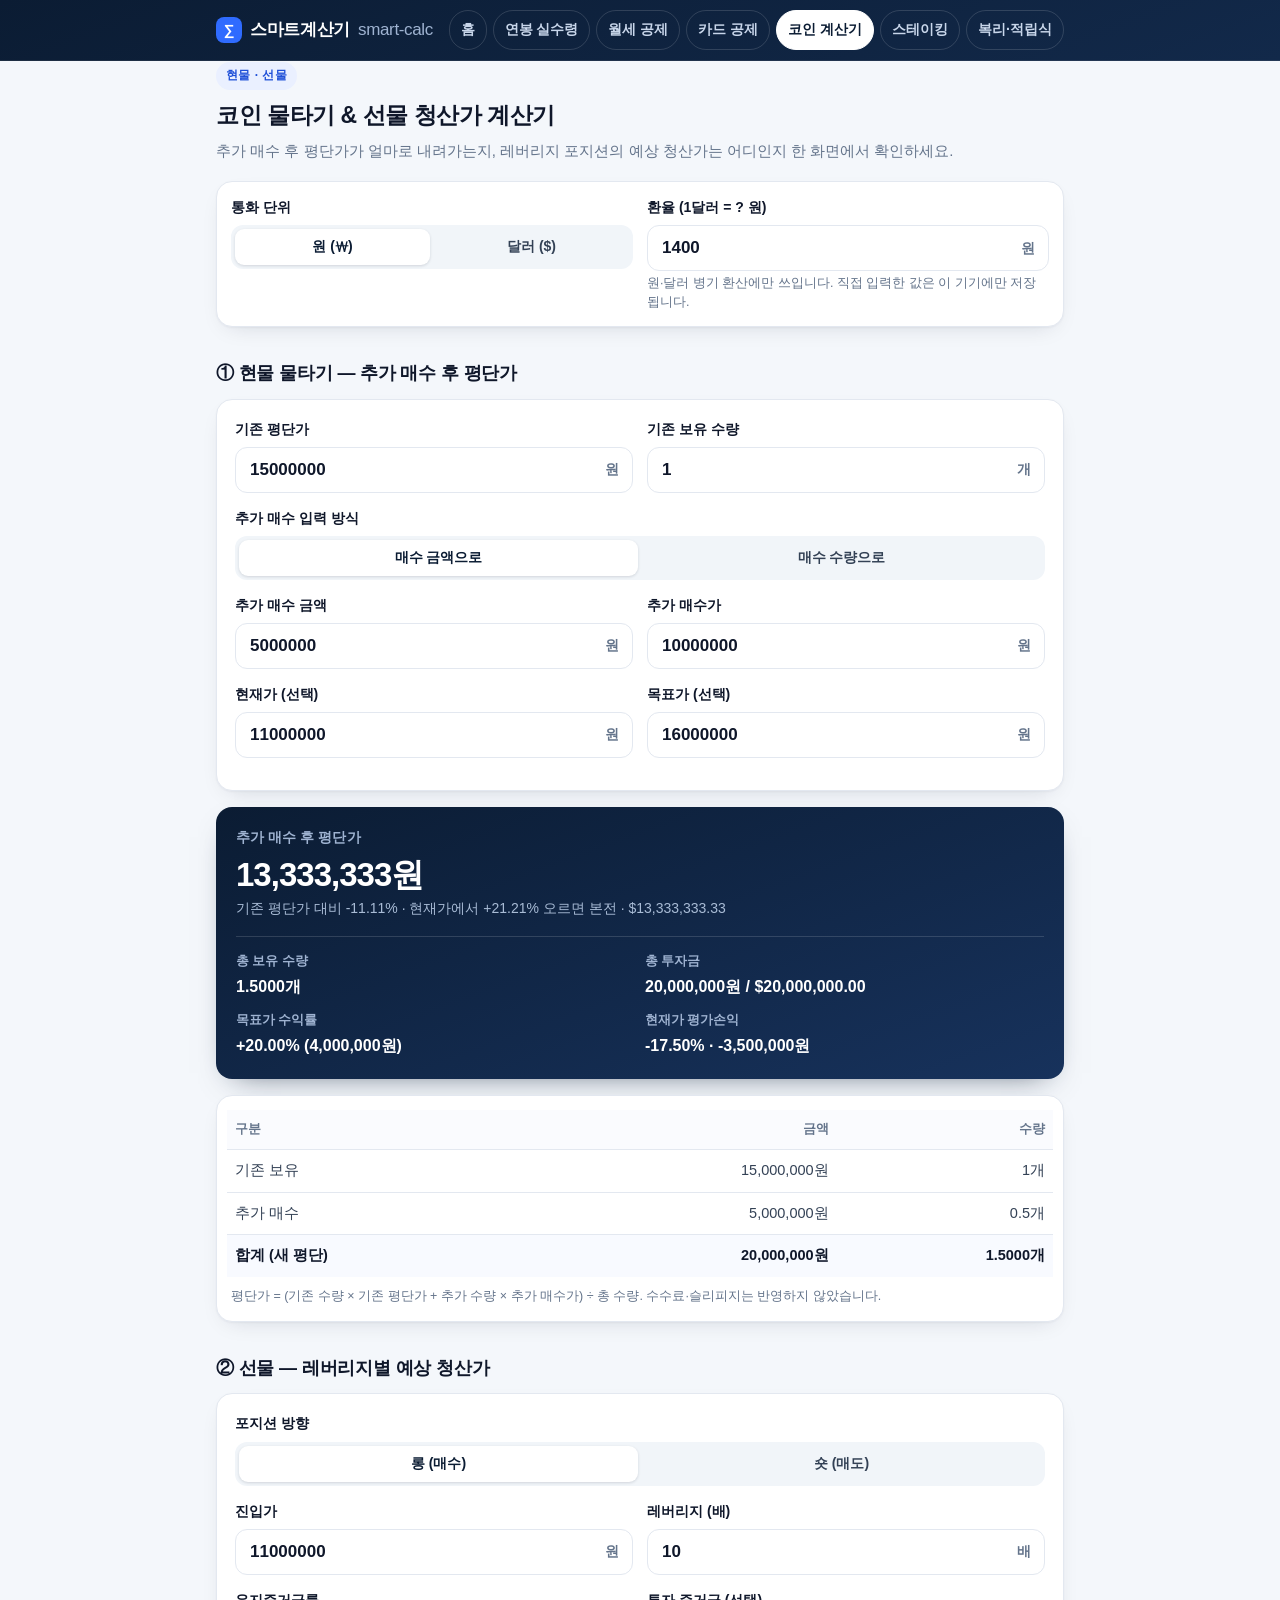
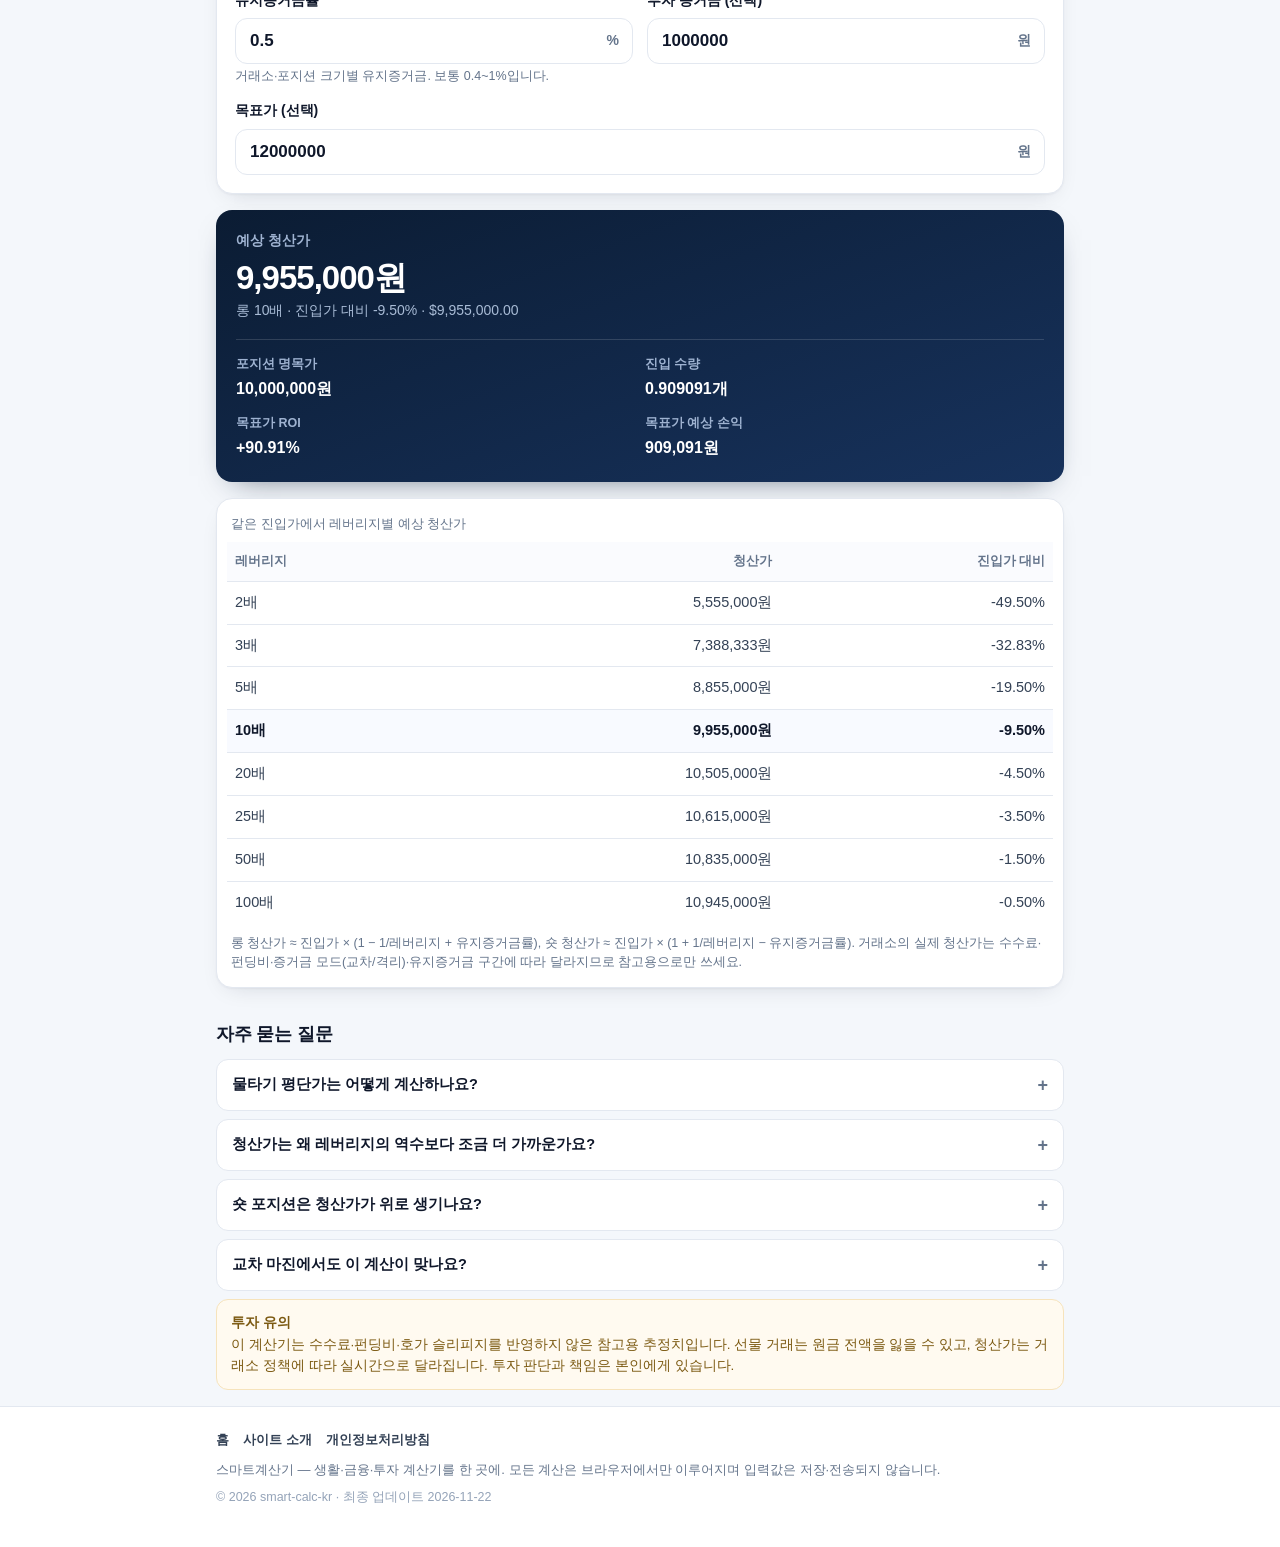
<file: crypto.html>
<!DOCTYPE html>
<html lang="ko">
<head>
<meta charset="utf-8">
<meta name="viewport" content="width=device-width, initial-scale=1">
<title>코인 물타기 평단가·선물 청산가 계산기 (2026) — 스마트계산기</title>
<meta name="description" content="코인 추가 매수 후 평단가(물타기)와 목표가 수익률, 선물 롱·숏 레버리지별 예상 청산가와 손익률을 원·달러로 함께 계산합니다. 유지증거금률을 반영한 격리 마진 기준 청산가를 바로 확인하세요.">
<link rel="canonical" href="https://smart-calc-kr.pages.dev/crypto">
<meta name="robots" content="index,follow">
<meta property="og:type" content="website">
<meta property="og:title" content="코인 물타기 평단가·선물 청산가 계산기">
<meta property="og:description" content="추가 매수 후 평단가와 선물 레버리지별 예상 청산가를 원·달러로 동시에 계산합니다.">
<meta property="og:url" content="https://smart-calc-kr.pages.dev/crypto">
<meta property="og:site_name" content="스마트계산기">
<meta property="og:locale" content="ko_KR">
<link rel="icon" href="favicon.svg" type="image/svg+xml">
<link rel="stylesheet" href="assets/style.css">
<script type="application/ld+json">
{
  "@context": "https://schema.org",
  "@type": "WebApplication",
  "name": "코인 물타기 평단가·선물 청산가 계산기",
  "applicationCategory": "FinanceApplication",
  "operatingSystem": "All",
  "inLanguage": "ko",
  "url": "https://smart-calc-kr.pages.dev/crypto",
  "description": "코인 추가 매수 후 평균 단가와 목표가 수익률, 선물 롱·숏 레버리지별 예상 청산가를 계산합니다.",
  "offers": { "@type": "Offer", "price": "0", "priceCurrency": "KRW" }
}
</script>
</head>
<body>
<header class="site-header">
  <div class="wrap header-inner">
    <a class="brand" href="index.html"><span class="brand-mark">∑</span>스마트계산기 <span class="thin">smart-calc</span></a>
    <nav class="site-nav" aria-label="주요 계산기">
      <a href="index.html">홈</a>
      <a href="salary.html">연봉 실수령</a>
      <a href="rent-tax.html">월세 공제</a>
      <a href="card-tax.html">카드 공제</a>
      <a href="crypto.html" aria-current="page">코인 계산기</a>
      <a href="staking.html">스테이킹</a>
      <a href="compound.html">복리·적립식</a>
    </nav>
  </div>
</header>

<main class="wrap">
  <div class="page-head">
    <span class="eyebrow">현물 · 선물</span>
    <h1>코인 물타기 &amp; 선물 청산가 계산기</h1>
    <p class="lede">추가 매수 후 평단가가 얼마로 내려가는지, 레버리지 포지션의 예상 청산가는 어디인지 한 화면에서 확인하세요.</p>
  </div>

  <section class="card card-tight">
    <div class="grid-2">
      <div class="field">
        <span class="label">통화 단위</span>
        <div class="segmented" id="currency-seg" role="group" aria-label="통화 단위">
          <button type="button" data-value="krw" aria-pressed="true">원 (₩)</button>
          <button type="button" data-value="usd" aria-pressed="false">달러 ($)</button>
        </div>
      </div>
      <div class="field">
        <label for="fx">환율 (1달러 = ? 원)</label>
        <div class="input-wrap">
          <input id="fx" class="unit" type="number" inputmode="decimal" min="1" step="10" value="1400">
          <span class="unit-suffix">원</span>
        </div>
        <span class="hint">원·달러 병기 환산에만 쓰입니다. 직접 입력한 값은 이 기기에만 저장됩니다.</span>
      </div>
    </div>
  </section>

  <!-- ① 물타기 -->
  <h2>① 현물 물타기 — 추가 매수 후 평단가</h2>
  <section class="card">
    <div class="grid-2">
      <div class="field">
        <label for="avg-price">기존 평단가</label>
        <div class="input-wrap"><input id="avg-price" type="number" inputmode="decimal" min="0" step="any" value="15000000"><span class="unit-suffix" id="cur1">원</span></div>
      </div>
      <div class="field">
        <label for="qty">기존 보유 수량</label>
        <div class="input-wrap"><input id="qty" type="number" inputmode="decimal" min="0" step="any" value="1"><span class="unit-suffix">개</span></div>
      </div>
    </div>

    <div class="field">
      <span class="label">추가 매수 입력 방식</span>
      <div class="segmented" id="add-mode" role="group" aria-label="추가 매수 입력 방식">
        <button type="button" data-value="amount" aria-pressed="true">매수 금액으로</button>
        <button type="button" data-value="qty" aria-pressed="false">매수 수량으로</button>
      </div>
    </div>

    <div class="grid-2">
      <div class="field" id="add-amount-field">
        <label for="add-amount">추가 매수 금액</label>
        <div class="input-wrap"><input id="add-amount" type="number" inputmode="decimal" min="0" step="any" value="5000000"><span class="unit-suffix" id="cur2">원</span></div>
      </div>
      <div class="field" id="add-qty-field" hidden>
        <label for="add-qty">추가 매수 수량</label>
        <div class="input-wrap"><input id="add-qty" type="number" inputmode="decimal" min="0" step="any" value="0.5"><span class="unit-suffix">개</span></div>
      </div>
      <div class="field">
        <label for="add-price">추가 매수가</label>
        <div class="input-wrap"><input id="add-price" type="number" inputmode="decimal" min="0" step="any" value="10000000"><span class="unit-suffix" id="cur3">원</span></div>
      </div>
    </div>

    <div class="grid-2">
      <div class="field">
        <label for="cur-price">현재가 (선택)</label>
        <div class="input-wrap"><input id="cur-price" type="number" inputmode="decimal" min="0" step="any" value="11000000"><span class="unit-suffix" id="cur4">원</span></div>
      </div>
      <div class="field">
        <label for="target-price">목표가 (선택)</label>
        <div class="input-wrap"><input id="target-price" type="number" inputmode="decimal" min="0" step="any" value="16000000"><span class="unit-suffix" id="cur5">원</span></div>
      </div>
    </div>
  </section>

  <section class="result" aria-live="polite" aria-atomic="true">
    <span class="result-label">추가 매수 후 평단가</span>
    <strong class="result-value" id="avg-result">—</strong>
    <span class="result-sub" id="avg-sub">—</span>
    <div class="result-grid">
      <div><span>총 보유 수량</span><strong id="total-qty">—</strong></div>
      <div><span>총 투자금</span><strong id="total-cost">—</strong></div>
      <div><span>목표가 수익률</span><strong id="target-return">—</strong></div>
      <div><span>현재가 평가손익</span><strong id="unrealized">—</strong></div>
    </div>
  </section>

  <div class="card card-tight">
    <div class="table-wrap">
      <table>
        <thead><tr><th scope="col">구분</th><th scope="col">금액</th><th scope="col">수량</th></tr></thead>
        <tbody id="avg-rows"></tbody>
      </table>
    </div>
    <p class="data-note">평단가 = (기존 수량 × 기존 평단가 + 추가 수량 × 추가 매수가) ÷ 총 수량. 수수료·슬리피지는 반영하지 않았습니다.</p>
  </div>

  <!-- ② 선물 청산가 -->
  <h2>② 선물 — 레버리지별 예상 청산가</h2>
  <section class="card">
    <div class="field">
      <span class="label">포지션 방향</span>
      <div class="segmented" id="side-seg" role="group" aria-label="포지션 방향">
        <button type="button" data-value="long" aria-pressed="true">롱 (매수)</button>
        <button type="button" data-value="short" aria-pressed="false">숏 (매도)</button>
      </div>
    </div>
    <div class="grid-2">
      <div class="field">
        <label for="entry">진입가</label>
        <div class="input-wrap"><input id="entry" type="number" inputmode="decimal" min="0" step="any" value="11000000"><span class="unit-suffix" id="cur6">원</span></div>
      </div>
      <div class="field">
        <label for="leverage">레버리지 (배)</label>
        <div class="input-wrap"><input id="leverage" type="number" inputmode="decimal" min="1" max="200" step="1" value="10"><span class="unit-suffix">배</span></div>
      </div>
      <div class="field">
        <label for="mmr">유지증거금률</label>
        <div class="input-wrap"><input id="mmr" type="number" inputmode="decimal" min="0.01" max="50" step="0.1" value="0.5"><span class="unit-suffix">%</span></div>
        <span class="hint">거래소·포지션 크기별 유지증거금. 보통 0.4~1%입니다.</span>
      </div>
      <div class="field">
        <label for="margin">투자 증거금 (선택)</label>
        <div class="input-wrap"><input id="margin" type="number" inputmode="decimal" min="0" step="any" value="1000000"><span class="unit-suffix" id="cur7">원</span></div>
      </div>
    </div>
    <div class="field">
      <label for="fut-target">목표가 (선택)</label>
      <div class="input-wrap"><input id="fut-target" type="number" inputmode="decimal" min="0" step="any" value="12000000"><span class="unit-suffix" id="cur8">원</span></div>
    </div>
  </section>

  <section class="result" aria-live="polite" aria-atomic="true">
    <span class="result-label">예상 청산가</span>
    <strong class="result-value" id="liq-result">—</strong>
    <span class="result-sub" id="liq-sub">—</span>
    <div class="result-grid">
      <div><span>포지션 명목가</span><strong id="position-size">—</strong></div>
      <div><span>진입 수량</span><strong id="fut-qty">—</strong></div>
      <div><span>목표가 ROI</span><strong id="roi-target">—</strong></div>
      <div><span>목표가 예상 손익</span><strong id="pnl-target">—</strong></div>
    </div>
  </section>

  <div class="card card-tight">
    <div class="table-wrap">
      <table>
        <caption>같은 진입가에서 레버리지별 예상 청산가</caption>
        <thead><tr><th scope="col">레버리지</th><th scope="col">청산가</th><th scope="col">진입가 대비</th></tr></thead>
        <tbody id="lev-rows"></tbody>
      </table>
    </div>
    <p class="data-note">롱 청산가 ≈ 진입가 × (1 − 1/레버리지 + 유지증거금률), 숏 청산가 ≈ 진입가 × (1 + 1/레버리지 − 유지증거금률). 거래소의 실제 청산가는 수수료·펀딩비·증거금 모드(교차/격리)·유지증거금 구간에 따라 달라지므로 참고용으로만 쓰세요.</p>
  </div>

  <h2>자주 묻는 질문</h2>
  <details class="faq"><summary>물타기 평단가는 어떻게 계산하나요?</summary>
    <div class="faq-body"><p>기존 보유분의 매입금액과 추가 매수금액을 더한 뒤 총 수량으로 나눕니다. 예를 들어 1,500만원에 1개를 보유한 상태에서 1,000만원에 0.5개를 더 사면 (1,500만 + 500만) ÷ 1.5개 = 1,333만원이 됩니다.</p></div>
  </details>
  <details class="faq"><summary>청산가는 왜 레버리지의 역수보다 조금 더 가까운가요?</summary>
    <div class="faq-body"><p>거래소가 유지증거금을 남겨두기 때문입니다. 10배 롱이면 진입가에서 약 10% 하락할 때 청산되지만, 유지증거금률 0.5%가 더해져 실제로는 약 9.5% 하락 지점에서 청산됩니다.</p></div>
  </details>
  <details class="faq"><summary>숏 포지션은 청산가가 위로 생기나요?</summary>
    <div class="faq-body"><p>네. 숏은 가격이 오를수록 손실이 커지므로 청산가가 진입가 위에 생깁니다. 진입가 × (1 + 1/레버리지 − 유지증거금률)로 계산합니다.</p></div>
  </details>
  <details class="faq"><summary>교차 마진에서도 이 계산이 맞나요?</summary>
    <div class="faq-body"><p>이 계산기는 격리 마진 기준의 근사치입니다. 교차 마진은 지갑 잔고 전체가 증거금으로 쓰여 청산가가 훨씬 멀어지고, 포지션을 여러 개 열면 계산이 달라집니다.</p></div>
  </details>

  <div class="notice">
    <strong>투자 유의</strong><br>
    이 계산기는 수수료·펀딩비·호가 슬리피지를 반영하지 않은 참고용 추정치입니다. 선물 거래는 원금 전액을 잃을 수 있고, 청산가는 거래소 정책에 따라 실시간으로 달라집니다. 투자 판단과 책임은 본인에게 있습니다.
  </div>
</main>

<footer class="site-footer">
  <div class="wrap">
    <nav class="footer-nav" aria-label="사이트 정보">
      <a href="index.html">홈</a>
      <a href="about.html">사이트 소개</a>
      <a href="privacy.html">개인정보처리방침</a>
    </nav>
    <p>스마트계산기 — 생활·금융·투자 계산기를 한 곳에. 모든 계산은 브라우저에서만 이루어지며 입력값은 저장·전송되지 않습니다.</p>
    <p class="copy">© <span id="year">2026</span> smart-calc-kr · 최종 업데이트 2026-11-22</p>
  </div>
</footer>

<script src="assets/calc-core.js"></script>
<script src="assets/ui.js"></script>
<script src="assets/crypto.js"></script>
</body>
</html>
</file>
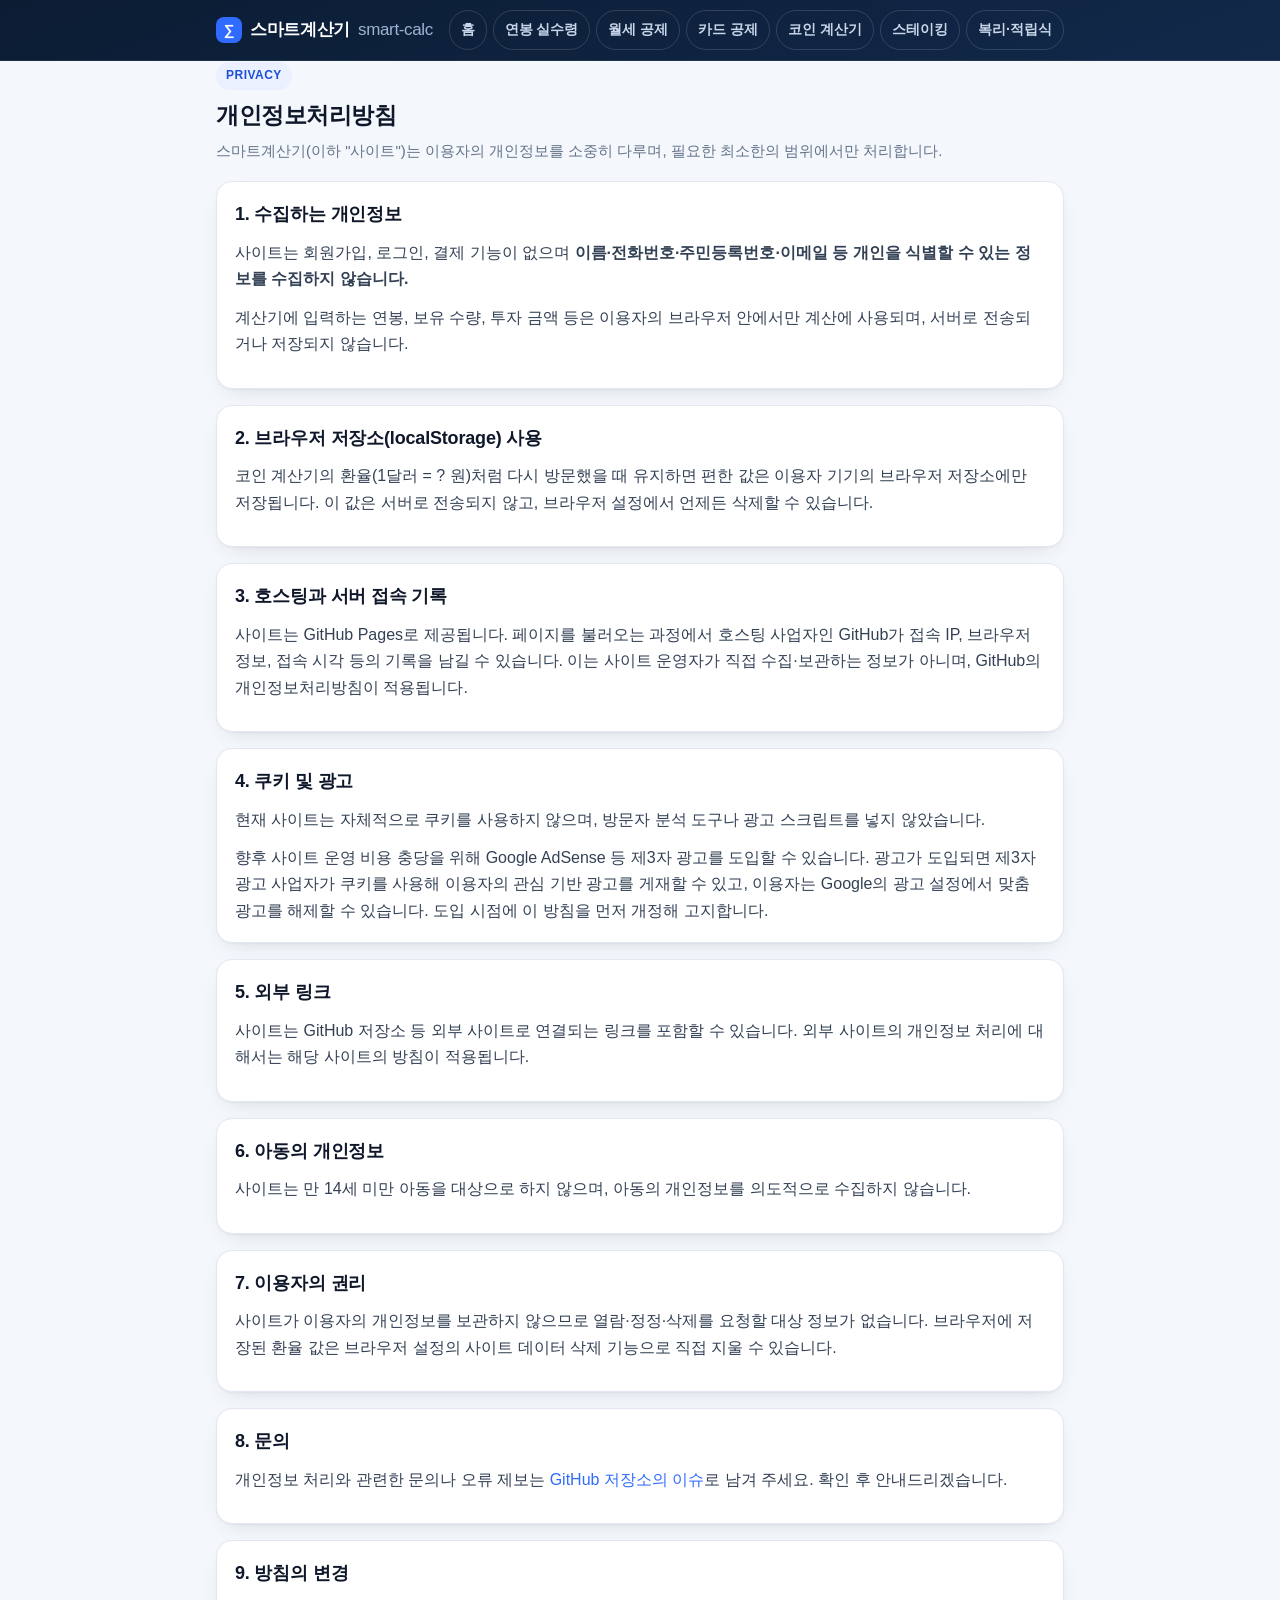
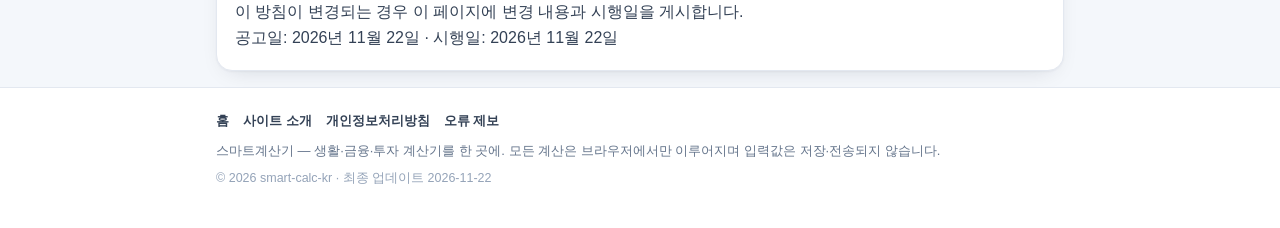
<file: privacy.html>
<!DOCTYPE html>
<html lang="ko">
<head>
<meta charset="utf-8">
<meta name="viewport" content="width=device-width, initial-scale=1">
<title>개인정보처리방침 — 스마트계산기</title>
<meta name="description" content="스마트계산기의 개인정보처리방침입니다. 계산 입력값은 브라우저에서만 처리되며 서버로 전송되지 않습니다. 수집 항목, 쿠키, 보관 기간, 이용자 권리를 안내합니다.">
<link rel="canonical" href="https://smart-calc-kr.pages.dev/privacy">
<meta name="robots" content="index,follow">
<link rel="icon" href="favicon.svg" type="image/svg+xml">
<link rel="stylesheet" href="assets/style.css">
</head>
<body>
<header class="site-header">
  <div class="wrap header-inner">
    <a class="brand" href="index.html"><span class="brand-mark">∑</span>스마트계산기 <span class="thin">smart-calc</span></a>
    <nav class="site-nav" aria-label="주요 계산기">
      <a href="index.html">홈</a>
      <a href="salary.html">연봉 실수령</a>
      <a href="rent-tax.html">월세 공제</a>
      <a href="card-tax.html">카드 공제</a>
      <a href="crypto.html">코인 계산기</a>
      <a href="staking.html">스테이킹</a>
      <a href="compound.html">복리·적립식</a>
    </nav>
  </div>
</header>

<main class="wrap">
  <div class="page-head">
    <span class="eyebrow">PRIVACY</span>
    <h1>개인정보처리방침</h1>
    <p class="lede">스마트계산기(이하 "사이트")는 이용자의 개인정보를 소중히 다루며, 필요한 최소한의 범위에서만 처리합니다.</p>
  </div>

  <section class="card">
    <h2 style="margin-top:0">1. 수집하는 개인정보</h2>
    <p>사이트는 회원가입, 로그인, 결제 기능이 없으며 <strong>이름·전화번호·주민등록번호·이메일 등 개인을 식별할 수 있는 정보를 수집하지 않습니다.</strong></p>
    <p>계산기에 입력하는 연봉, 보유 수량, 투자 금액 등은 이용자의 브라우저 안에서만 계산에 사용되며, 서버로 전송되거나 저장되지 않습니다.</p>
  </section>

  <section class="card">
    <h2 style="margin-top:0">2. 브라우저 저장소(localStorage) 사용</h2>
    <p>코인 계산기의 환율(1달러 = ? 원)처럼 다시 방문했을 때 유지하면 편한 값은 이용자 기기의 브라우저 저장소에만 저장됩니다. 이 값은 서버로 전송되지 않고, 브라우저 설정에서 언제든 삭제할 수 있습니다.</p>
  </section>

  <section class="card">
    <h2 style="margin-top:0">3. 호스팅과 서버 접속 기록</h2>
    <p>사이트는 GitHub Pages로 제공됩니다. 페이지를 불러오는 과정에서 호스팅 사업자인 GitHub가 접속 IP, 브라우저 정보, 접속 시각 등의 기록을 남길 수 있습니다. 이는 사이트 운영자가 직접 수집·보관하는 정보가 아니며, GitHub의 개인정보처리방침이 적용됩니다.</p>
  </section>

  <section class="card">
    <h2 style="margin-top:0">4. 쿠키 및 광고</h2>
    <p>현재 사이트는 자체적으로 쿠키를 사용하지 않으며, 방문자 분석 도구나 광고 스크립트를 넣지 않았습니다.</p>
    <p style="margin-bottom:0">향후 사이트 운영 비용 충당을 위해 Google AdSense 등 제3자 광고를 도입할 수 있습니다. 광고가 도입되면 제3자 광고 사업자가 쿠키를 사용해 이용자의 관심 기반 광고를 게재할 수 있고, 이용자는 Google의 광고 설정에서 맞춤 광고를 해제할 수 있습니다. 도입 시점에 이 방침을 먼저 개정해 고지합니다.</p>
  </section>

  <section class="card">
    <h2 style="margin-top:0">5. 외부 링크</h2>
    <p>사이트는 GitHub 저장소 등 외부 사이트로 연결되는 링크를 포함할 수 있습니다. 외부 사이트의 개인정보 처리에 대해서는 해당 사이트의 방침이 적용됩니다.</p>
  </section>

  <section class="card">
    <h2 style="margin-top:0">6. 아동의 개인정보</h2>
    <p>사이트는 만 14세 미만 아동을 대상으로 하지 않으며, 아동의 개인정보를 의도적으로 수집하지 않습니다.</p>
  </section>

  <section class="card">
    <h2 style="margin-top:0">7. 이용자의 권리</h2>
    <p>사이트가 이용자의 개인정보를 보관하지 않으므로 열람·정정·삭제를 요청할 대상 정보가 없습니다. 브라우저에 저장된 환율 값은 브라우저 설정의 사이트 데이터 삭제 기능으로 직접 지울 수 있습니다.</p>
  </section>

  <section class="card">
    <h2 style="margin-top:0">8. 문의</h2>
    <p>개인정보 처리와 관련한 문의나 오류 제보는 <a href="https://github.com/psh613/smart-calc-kr/issues" target="_blank" rel="noopener">GitHub 저장소의 이슈</a>로 남겨 주세요. 확인 후 안내드리겠습니다.</p>
  </section>

  <section class="card">
    <h2 style="margin-top:0">9. 방침의 변경</h2>
    <p style="margin-bottom:0">이 방침이 변경되는 경우 이 페이지에 변경 내용과 시행일을 게시합니다.<br>
    공고일: 2026년 11월 22일 · 시행일: 2026년 11월 22일</p>
  </section>
</main>

<footer class="site-footer">
  <div class="wrap">
    <nav class="footer-nav" aria-label="사이트 정보">
      <a href="index.html">홈</a>
      <a href="about.html">사이트 소개</a>
      <a href="privacy.html">개인정보처리방침</a>
      <a href="https://github.com/psh613/smart-calc-kr/issues" target="_blank" rel="noopener">오류 제보</a>
    </nav>
    <p>스마트계산기 — 생활·금융·투자 계산기를 한 곳에. 모든 계산은 브라우저에서만 이루어지며 입력값은 저장·전송되지 않습니다.</p>
    <p class="copy">© <span id="year">2026</span> smart-calc-kr · 최종 업데이트 2026-11-22</p>
  </div>
</footer>

<script>document.getElementById('year').textContent = new Date().getFullYear();</script>
</body>
</html>
</file>
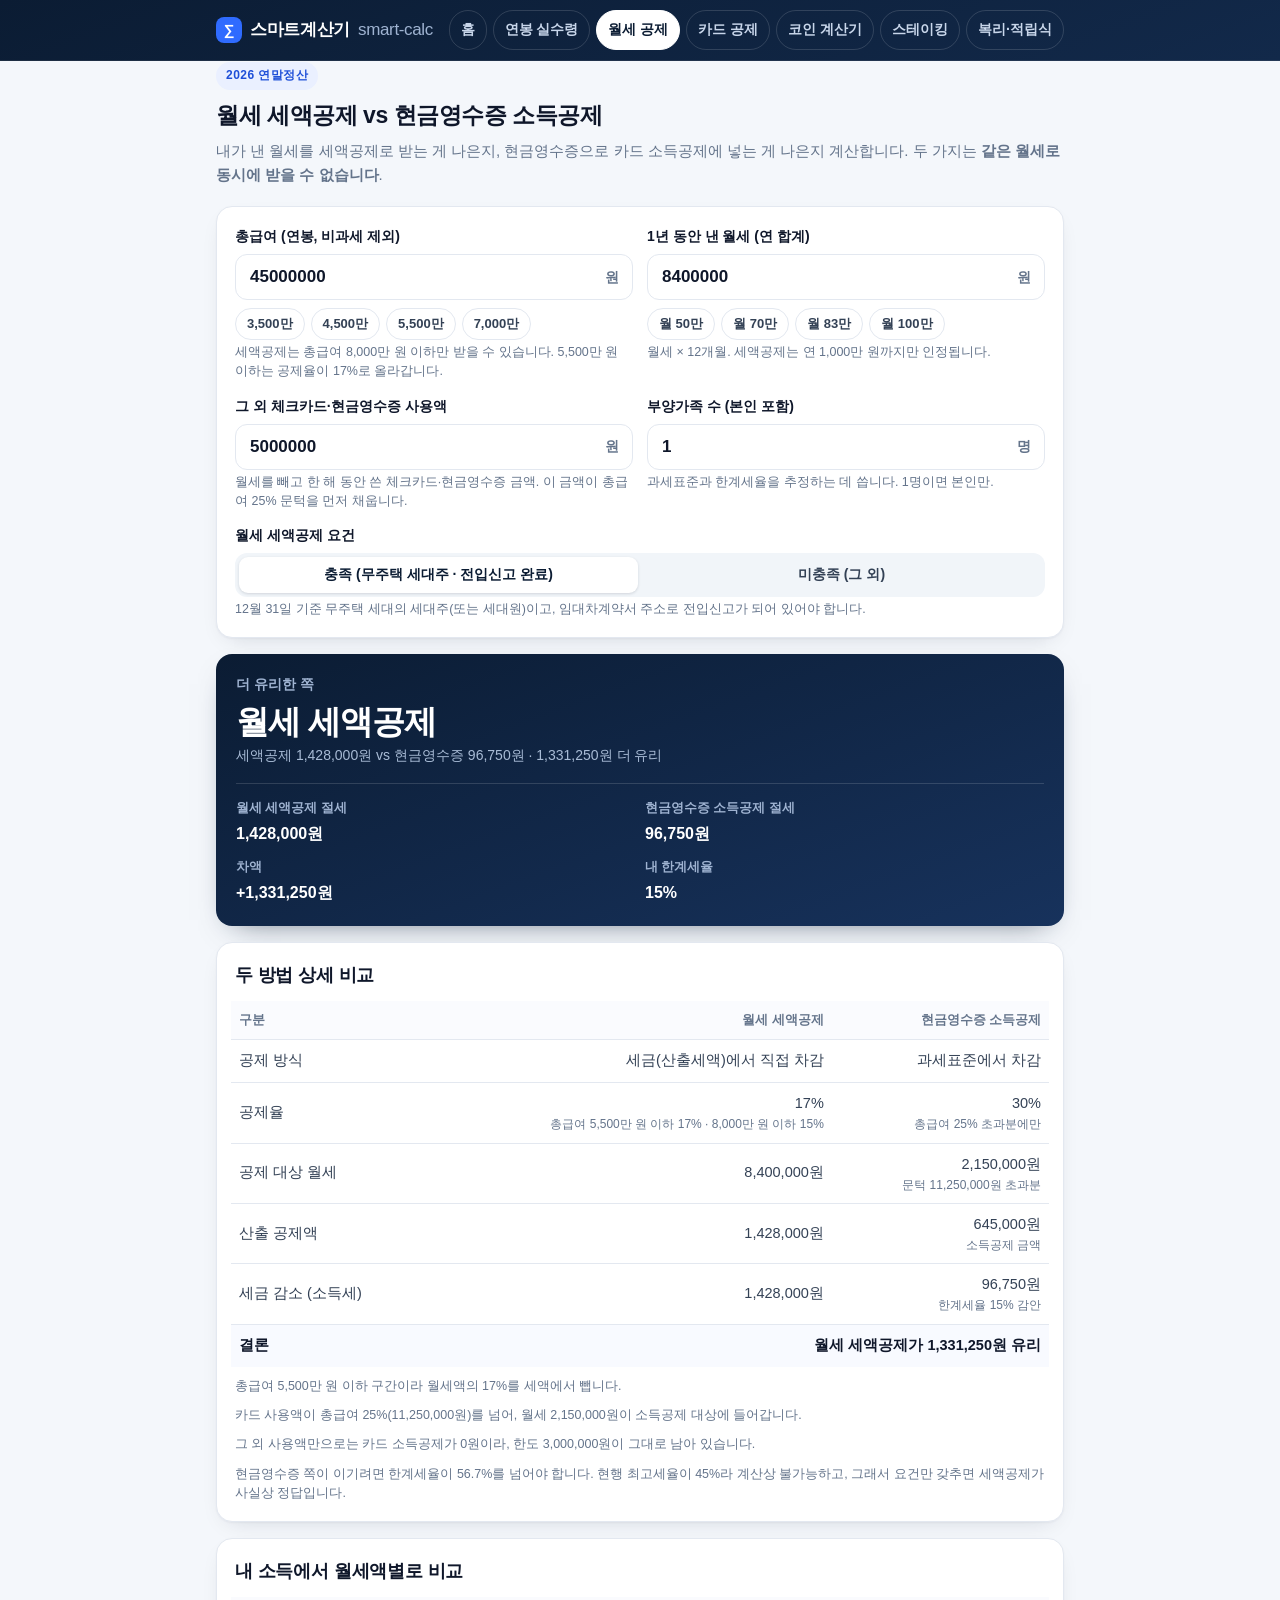
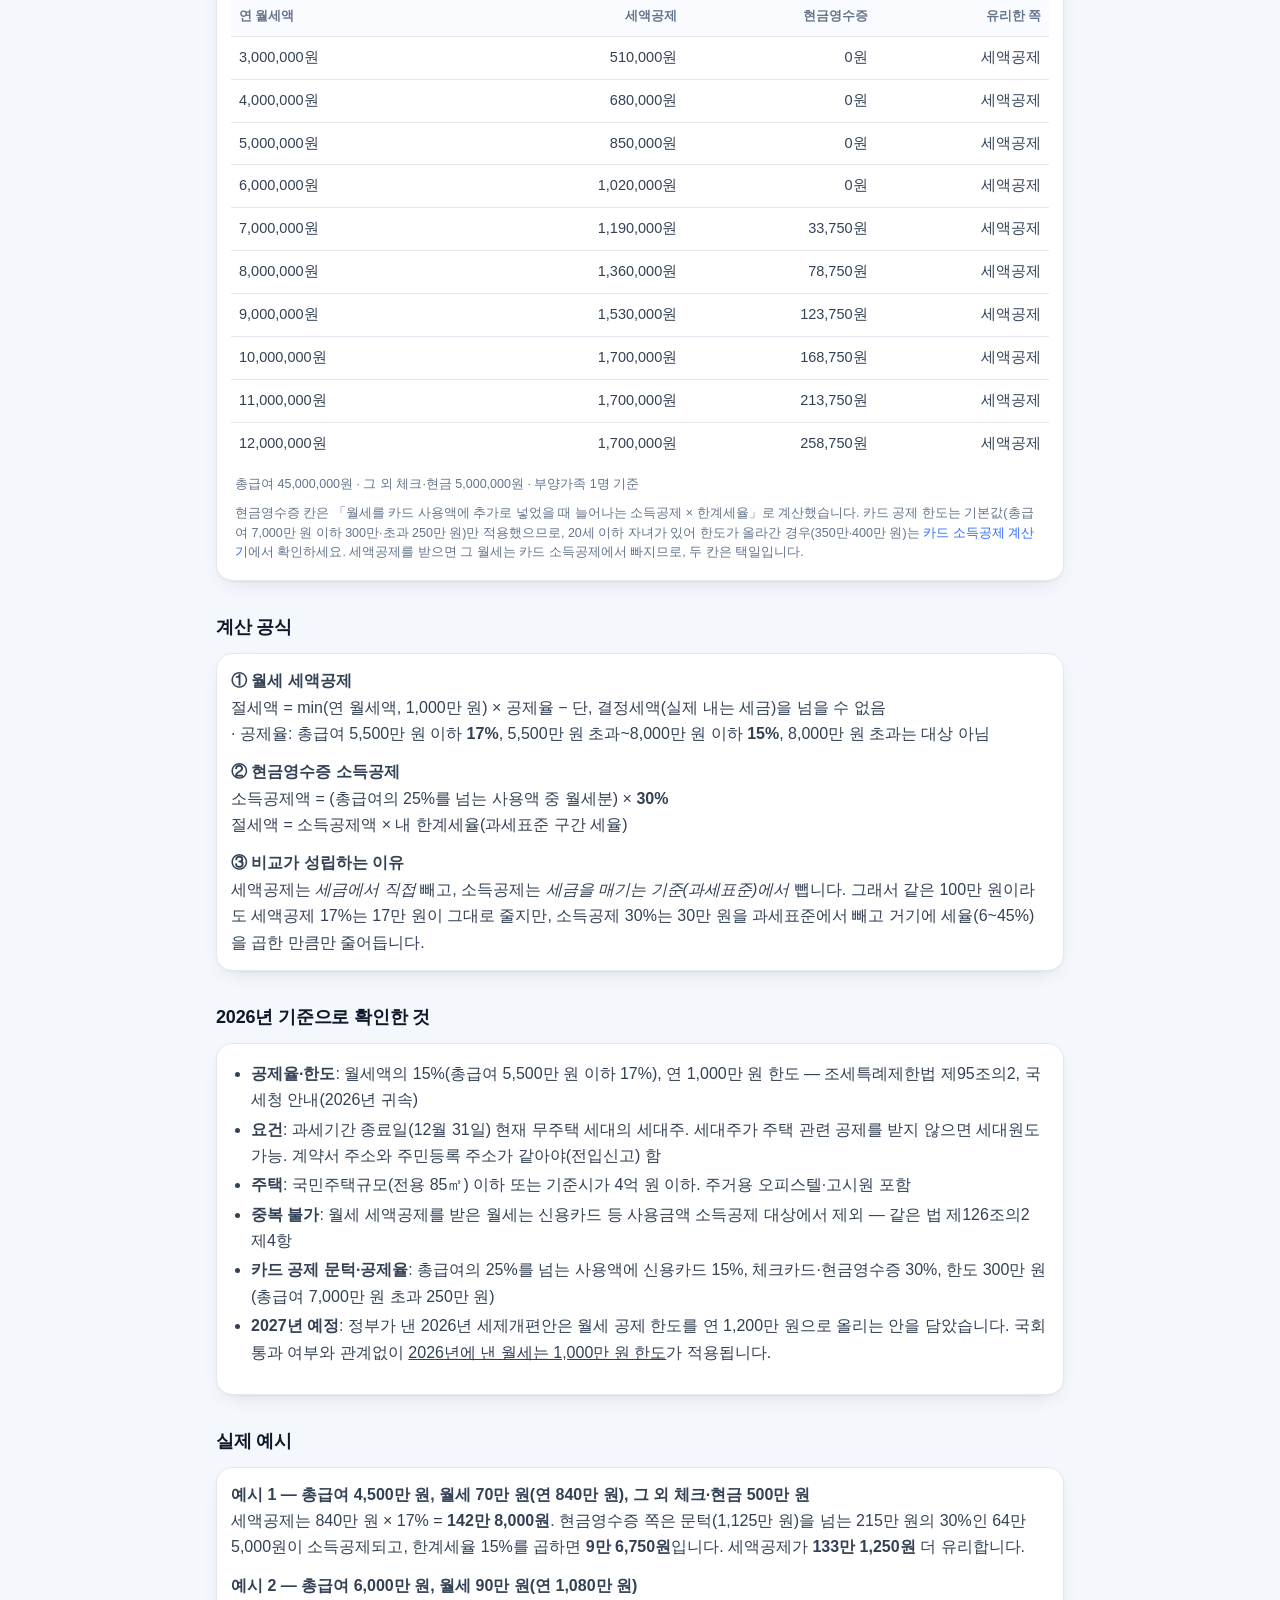
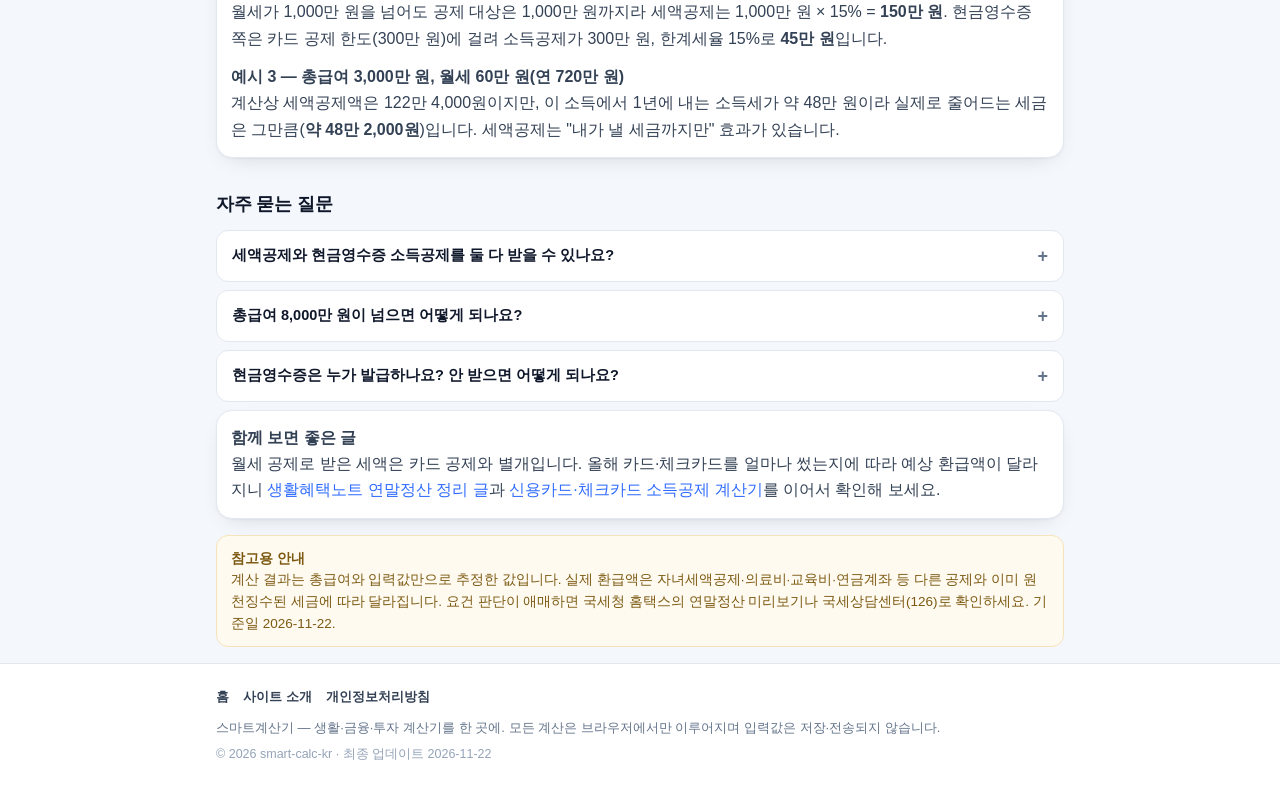
<file: rent-tax.html>
<!DOCTYPE html>
<html lang="ko">
<head>
<meta charset="utf-8">
<meta name="viewport" content="width=device-width, initial-scale=1">
<title>월세 세액공제 vs 현금영수증 소득공제 비교기 — 2026 연말정산 | 스마트계산기</title>
<meta name="description" content="총급여와 연 월세액을 넣으면 2026년 기준 월세 세액공제(15%·17%, 연 1,000만 원 한도)와 현금영수증 소득공제(총급여 25% 초과분 30%) 중 어느 쪽이 세금을 더 줄여 주는지 바로 비교합니다. 중복 적용이 안 되는 이유와 요건까지 정리.">
<link rel="canonical" href="https://smart-calc-kr.pages.dev/rent-tax">
<meta name="robots" content="index,follow">
<meta property="og:type" content="website">
<meta property="og:title" content="월세 세액공제 vs 현금영수증 소득공제 비교기 — 2026 연말정산">
<meta property="og:description" content="월세를 세액공제로 받을까, 현금영수증 소득공제로 넣을까. 2026년 기준으로 어느 쪽이 유리한지 계산합니다.">
<meta property="og:url" content="https://smart-calc-kr.pages.dev/rent-tax">
<meta property="og:site_name" content="스마트계산기">
<meta property="og:locale" content="ko_KR">
<link rel="icon" href="favicon.svg" type="image/svg+xml">
<link rel="stylesheet" href="assets/style.css">
<script type="application/ld+json">
{
  "@context": "https://schema.org",
  "@type": "WebApplication",
  "name": "월세 세액공제 vs 현금영수증 소득공제 비교기",
  "applicationCategory": "FinanceApplication",
  "operatingSystem": "All",
  "inLanguage": "ko",
  "url": "https://smart-calc-kr.pages.dev/rent-tax",
  "description": "총급여·연 월세액으로 월세 세액공제와 현금영수증 소득공제 중 유리한 쪽과 차액을 계산합니다.",
  "offers": { "@type": "Offer", "price": "0", "priceCurrency": "KRW" }
}
</script>
</head>
<body>
<header class="site-header">
  <div class="wrap header-inner">
    <a class="brand" href="index.html"><span class="brand-mark">∑</span>스마트계산기 <span class="thin">smart-calc</span></a>
    <nav class="site-nav" aria-label="주요 계산기">
      <a href="index.html">홈</a>
      <a href="salary.html">연봉 실수령</a>
      <a href="rent-tax.html" aria-current="page">월세 공제</a>
      <a href="card-tax.html">카드 공제</a>
      <a href="crypto.html">코인 계산기</a>
      <a href="staking.html">스테이킹</a>
      <a href="compound.html">복리·적립식</a>
    </nav>
  </div>
</header>

<main class="wrap">
  <div class="page-head">
    <span class="eyebrow">2026 연말정산</span>
    <h1>월세 세액공제 vs 현금영수증 소득공제</h1>
    <p class="lede">내가 낸 월세를 세액공제로 받는 게 나은지, 현금영수증으로 카드 소득공제에 넣는 게 나은지 계산합니다. 두 가지는 <strong>같은 월세로 동시에 받을 수 없습니다</strong>.</p>
  </div>

  <section class="card">
    <div class="grid-2">
      <div class="field">
        <label for="gross-salary">총급여 (연봉, 비과세 제외)</label>
        <div class="input-wrap"><input id="gross-salary" class="unit" type="number" inputmode="numeric" min="0" step="1000000" value="45000000"><span class="unit-suffix">원</span></div>
        <div class="chips" id="gross-presets" role="group" aria-label="총급여 빠른 선택">
          <button class="chip" type="button" data-value="35000000">3,500만</button>
          <button class="chip" type="button" data-value="45000000">4,500만</button>
          <button class="chip" type="button" data-value="55000000">5,500만</button>
          <button class="chip" type="button" data-value="70000000">7,000만</button>
        </div>
        <span class="hint">세액공제는 총급여 8,000만 원 이하만 받을 수 있습니다. 5,500만 원 이하는 공제율이 17%로 올라갑니다.</span>
      </div>
      <div class="field">
        <label for="annual-rent">1년 동안 낸 월세 (연 합계)</label>
        <div class="input-wrap"><input id="annual-rent" class="unit" type="number" inputmode="numeric" min="0" step="100000" value="8400000"><span class="unit-suffix">원</span></div>
        <div class="chips" id="rent-presets" role="group" aria-label="월세 빠른 선택">
          <button class="chip" type="button" data-value="6000000">월 50만</button>
          <button class="chip" type="button" data-value="8400000">월 70만</button>
          <button class="chip" type="button" data-value="10000000">월 83만</button>
          <button class="chip" type="button" data-value="12000000">월 100만</button>
        </div>
        <span class="hint">월세 × 12개월. 세액공제는 연 1,000만 원까지만 인정됩니다.</span>
      </div>
      <div class="field">
        <label for="other-card">그 외 체크카드·현금영수증 사용액</label>
        <div class="input-wrap"><input id="other-card" class="unit" type="number" inputmode="numeric" min="0" step="100000" value="5000000"><span class="unit-suffix">원</span></div>
        <span class="hint">월세를 빼고 한 해 동안 쓴 체크카드·현금영수증 금액. 이 금액이 총급여 25% 문턱을 먼저 채웁니다.</span>
      </div>
      <div class="field">
        <label for="dependents">부양가족 수 (본인 포함)</label>
        <div class="input-wrap"><input id="dependents" class="unit" type="number" inputmode="numeric" min="1" max="11" step="1" value="1"><span class="unit-suffix">명</span></div>
        <span class="hint">과세표준과 한계세율을 추정하는 데 씁니다. 1명이면 본인만.</span>
      </div>
    </div>
    <div class="field">
      <span class="label">월세 세액공제 요건</span>
      <div class="segmented" id="require-seg" role="group" aria-label="월세 세액공제 요건 충족 여부">
        <button type="button" data-value="yes" aria-pressed="true">충족 (무주택 세대주 · 전입신고 완료)</button>
        <button type="button" data-value="no" aria-pressed="false">미충족 (그 외)</button>
      </div>
      <span class="hint">12월 31일 기준 무주택 세대의 세대주(또는 세대원)이고, 임대차계약서 주소로 전입신고가 되어 있어야 합니다.</span>
    </div>
  </section>

  <section class="result" aria-live="polite" aria-atomic="true">
    <span class="result-label">더 유리한 쪽</span>
    <strong class="result-value" id="winner">—</strong>
    <span class="result-sub" id="winner-sub">—</span>
    <div class="result-grid">
      <div><span>월세 세액공제 절세</span><strong id="credit-saving">—</strong></div>
      <div><span>현금영수증 소득공제 절세</span><strong id="cash-saving">—</strong></div>
      <div><span>차액</span><strong id="gap">—</strong></div>
      <div><span>내 한계세율</span><strong id="marginal">—</strong></div>
    </div>
  </section>

  <section class="card" aria-labelledby="detail-title">
    <h2 id="detail-title" style="margin-top:0">두 방법 상세 비교</h2>
    <div class="table-wrap">
      <table>
        <thead>
          <tr><th scope="col">구분</th><th scope="col">월세 세액공제</th><th scope="col">현금영수증 소득공제</th></tr>
        </thead>
        <tbody id="detail-rows"></tbody>
      </table>
    </div>
    <p class="data-note" id="credit-note">—</p>
    <p class="data-note" id="stat-threshold-short">—</p>
    <p class="data-note" id="stat-limit">—</p>
    <p class="data-note" id="stat-break-even">—</p>
  </section>

  <section class="card" aria-labelledby="rent-title">
    <h2 id="rent-title" style="margin-top:0">내 소득에서 월세액별로 비교</h2>
    <div class="table-wrap">
      <table>
        <thead>
          <tr><th scope="col">연 월세액</th><th scope="col">세액공제</th><th scope="col">현금영수증</th><th scope="col">유리한 쪽</th></tr>
        </thead>
        <tbody id="rent-rows"></tbody>
      </table>
    </div>
    <p class="data-note" id="rent-caption">—</p>
    <p class="data-note">현금영수증 칸은 「월세를 카드 사용액에 추가로 넣었을 때 늘어나는 소득공제 × 한계세율」로 계산했습니다. 카드 공제 한도는 기본값(총급여 7,000만 원 이하 300만·초과 250만 원)만 적용했으므로, 20세 이하 자녀가 있어 한도가 올라간 경우(350만·400만 원)는 <a href="card-tax.html">카드 소득공제 계산기</a>에서 확인하세요. 세액공제를 받으면 그 월세는 카드 소득공제에서 빠지므로, 두 칸은 택일입니다.</p>
  </section>

  <h2>계산 공식</h2>
  <div class="card card-tight">
    <p><strong>① 월세 세액공제</strong><br>
    절세액 = min(연 월세액, 1,000만 원) × 공제율 − 단, 결정세액(실제 내는 세금)을 넘을 수 없음<br>
    · 공제율: 총급여 5,500만 원 이하 <strong>17%</strong>, 5,500만 원 초과~8,000만 원 이하 <strong>15%</strong>, 8,000만 원 초과는 대상 아님</p>
    <p><strong>② 현금영수증 소득공제</strong><br>
    소득공제액 = (총급여의 25%를 넘는 사용액 중 월세분) × <strong>30%</strong><br>
    절세액 = 소득공제액 × 내 한계세율(과세표준 구간 세율)</p>
    <p style="margin-bottom:0"><strong>③ 비교가 성립하는 이유</strong><br>
    세액공제는 <em>세금에서 직접</em> 빼고, 소득공제는 <em>세금을 매기는 기준(과세표준)에서</em> 뺍니다. 그래서 같은 100만 원이라도 세액공제 17%는 17만 원이 그대로 줄지만, 소득공제 30%는 30만 원을 과세표준에서 빼고 거기에 세율(6~45%)을 곱한 만큼만 줄어듭니다.</p>
  </div>

  <h2>2026년 기준으로 확인한 것</h2>
  <div class="card card-tight">
    <ul>
      <li><strong>공제율·한도</strong>: 월세액의 15%(총급여 5,500만 원 이하 17%), 연 1,000만 원 한도 — 조세특례제한법 제95조의2, 국세청 안내(2026년 귀속)</li>
      <li><strong>요건</strong>: 과세기간 종료일(12월 31일) 현재 무주택 세대의 세대주. 세대주가 주택 관련 공제를 받지 않으면 세대원도 가능. 계약서 주소와 주민등록 주소가 같아야(전입신고) 함</li>
      <li><strong>주택</strong>: 국민주택규모(전용 85㎡) 이하 또는 기준시가 4억 원 이하. 주거용 오피스텔·고시원 포함</li>
      <li><strong>중복 불가</strong>: 월세 세액공제를 받은 월세는 신용카드 등 사용금액 소득공제 대상에서 제외 — 같은 법 제126조의2 제4항</li>
      <li><strong>카드 공제 문턱·공제율</strong>: 총급여의 25%를 넘는 사용액에 신용카드 15%, 체크카드·현금영수증 30%, 한도 300만 원(총급여 7,000만 원 초과 250만 원)</li>
      <li><strong>2027년 예정</strong>: 정부가 낸 2026년 세제개편안은 월세 공제 한도를 연 1,200만 원으로 올리는 안을 담았습니다. 국회 통과 여부와 관계없이 <u>2026년에 낸 월세는 1,000만 원 한도</u>가 적용됩니다.</li>
    </ul>
  </div>

  <h2>실제 예시</h2>
  <div class="card card-tight">
    <p><strong>예시 1 — 총급여 4,500만 원, 월세 70만 원(연 840만 원), 그 외 체크·현금 500만 원</strong><br>
    세액공제는 840만 원 × 17% = <strong>142만 8,000원</strong>. 현금영수증 쪽은 문턱(1,125만 원)을 넘는 215만 원의 30%인 64만 5,000원이 소득공제되고, 한계세율 15%를 곱하면 <strong>9만 6,750원</strong>입니다. 세액공제가 <strong>133만 1,250원</strong> 더 유리합니다.</p>
    <p><strong>예시 2 — 총급여 6,000만 원, 월세 90만 원(연 1,080만 원)</strong><br>
    월세가 1,000만 원을 넘어도 공제 대상은 1,000만 원까지라 세액공제는 1,000만 원 × 15% = <strong>150만 원</strong>. 현금영수증 쪽은 카드 공제 한도(300만 원)에 걸려 소득공제가 300만 원, 한계세율 15%로 <strong>45만 원</strong>입니다.</p>
    <p style="margin-bottom:0"><strong>예시 3 — 총급여 3,000만 원, 월세 60만 원(연 720만 원)</strong><br>
    계산상 세액공제액은 122만 4,000원이지만, 이 소득에서 1년에 내는 소득세가 약 48만 원이라 실제로 줄어드는 세금은 그만큼(<strong>약 48만 2,000원</strong>)입니다. 세액공제는 "내가 낼 세금까지만" 효과가 있습니다.</p>
  </div>

  <h2>자주 묻는 질문</h2>
  <details class="faq"><summary>세액공제와 현금영수증 소득공제를 둘 다 받을 수 있나요?</summary>
    <div class="faq-body"><p>같은 월세로는 둘 다 받을 수 없습니다. 조세특례제한법 제126의2 제4항이 월세액 세액공제를 받은 월세를 신용카드 등 사용금액에서 빼도록 정하고 있습니다. 다만 월세를 세액공제로 받으면서 다른 가맹점에서 쓴 체크카드·현금영수증 금액은 그대로 카드 소득공제에 넣을 수 있으니, 택일해야 하는 건 월세 부분뿐입니다.</p><p>월세가 총급여 25% 문턱을 채우는 데 큰 몫을 했다면, 세액공제를 받는 순간 카드 사용액이 줄어 카드 공제도 함께 줄어들 수 있습니다. 그래도 카드 공제는 30%를 곱한 뒤 한계세율을 다시 곱하므로(대개 4~10%), 같은 금액을 세액공제로 받을 때의 15~17%보다 작습니다. 손해가 아니라 자리만 옮기는 셈입니다.</p></div>
  </details>
  <details class="faq"><summary>총급여 8,000만 원이 넘으면 어떻게 되나요?</summary>
    <div class="faq-body"><p>월세 세액공제 대상에서 빠지므로 남는 선택지는 현금영수증 소득공제입니다. 다만 카드 소득공제는 총급여의 25%를 넘는 금액에만 붙고, 한도(총급여 7,000만 원 초과 시 250만 원)도 있습니다. 카드·현금영수증으로 이미 한도를 채운 고소득자라면 월세를 추가해도 늘어나는 공제가 0원일 수 있습니다.</p><p>이 계산기의 &ldquo;그 외 체크·현금 사용액&rdquo;에 실제 금액을 넣으면 그 여부가 바로 나옵니다. 현금영수증 쪽이 0원으로 나온다면 월세는 공제 없이 그대로 내는 돈이 되므로, 다음 계약 갱신 때 월세 인상 폭을 줄이는 협상이 실질적으로 더 이득입니다.</p></div>
  </details>
  <details class="faq"><summary>현금영수증은 누가 발급하나요? 안 받으면 어떻게 되나요?</summary>
    <div class="faq-body"><p>월세 현금영수증은 임대인이 주택임대업자로 사업자등록을 하고 발급할 수 있을 때 나옵니다. 발급받지 못한 월세는 국세청 연말정산 간소화자료에 잡히지 않아 소득공제에 넣을 수 없습니다. 임대인이 소득 노출을 꺼려 발급을 거절하는 경우도 흔합니다.</p><p>반면 월세 세액공제는 임대인의 현금영수증 발급과 무관하게, 계좌이체 내역과 임대차계약서로 증빙해 받을 수 있습니다. 요건만 갖췄다면 발급 여부에 기대지 않는 세액공제가 실무에서 더 확실합니다. 두 방법 모두 연말정산 때 회사에 서류를 내야 적용됩니다.</p></div>
  </details>

  <div class="card card-tight">
    <p style="margin:0"><strong>함께 보면 좋은 글</strong><br>
    월세 공제로 받은 세액은 카드 공제와 별개입니다. 올해 카드·체크카드를 얼마나 썼는지에 따라 예상 환급액이 달라지니 <a href="https://blog.naver.com/benefitnote_kr/224484616283" target="_blank" rel="noopener">생활혜택노트 연말정산 정리 글</a>과 <a href="card-tax.html">신용카드·체크카드 소득공제 계산기</a>를 이어서 확인해 보세요.</p>
  </div>

  <div class="notice">
    <strong>참고용 안내</strong><br>
    계산 결과는 총급여와 입력값만으로 추정한 값입니다. 실제 환급액은 자녀세액공제·의료비·교육비·연금계좌 등 다른 공제와 이미 원천징수된 세금에 따라 달라집니다. 요건 판단이 애매하면 국세청 홈택스의 연말정산 미리보기나 국세상담센터(126)로 확인하세요. 기준일 2026-11-22.
  </div>
</main>

<footer class="site-footer">
  <div class="wrap">
    <nav class="footer-nav" aria-label="사이트 정보">
      <a href="index.html">홈</a>
      <a href="about.html">사이트 소개</a>
      <a href="privacy.html">개인정보처리방침</a>
    </nav>
    <p>스마트계산기 — 생활·금융·투자 계산기를 한 곳에. 모든 계산은 브라우저에서만 이루어지며 입력값은 저장·전송되지 않습니다.</p>
    <p class="copy">© <span id="year">2026</span> smart-calc-kr · 최종 업데이트 2026-11-22</p>
  </div>
</footer>

<script src="assets/calc-core.js"></script>
<script src="assets/ui.js"></script>
<script src="assets/rent.js"></script>
</body>
</html>
</file>
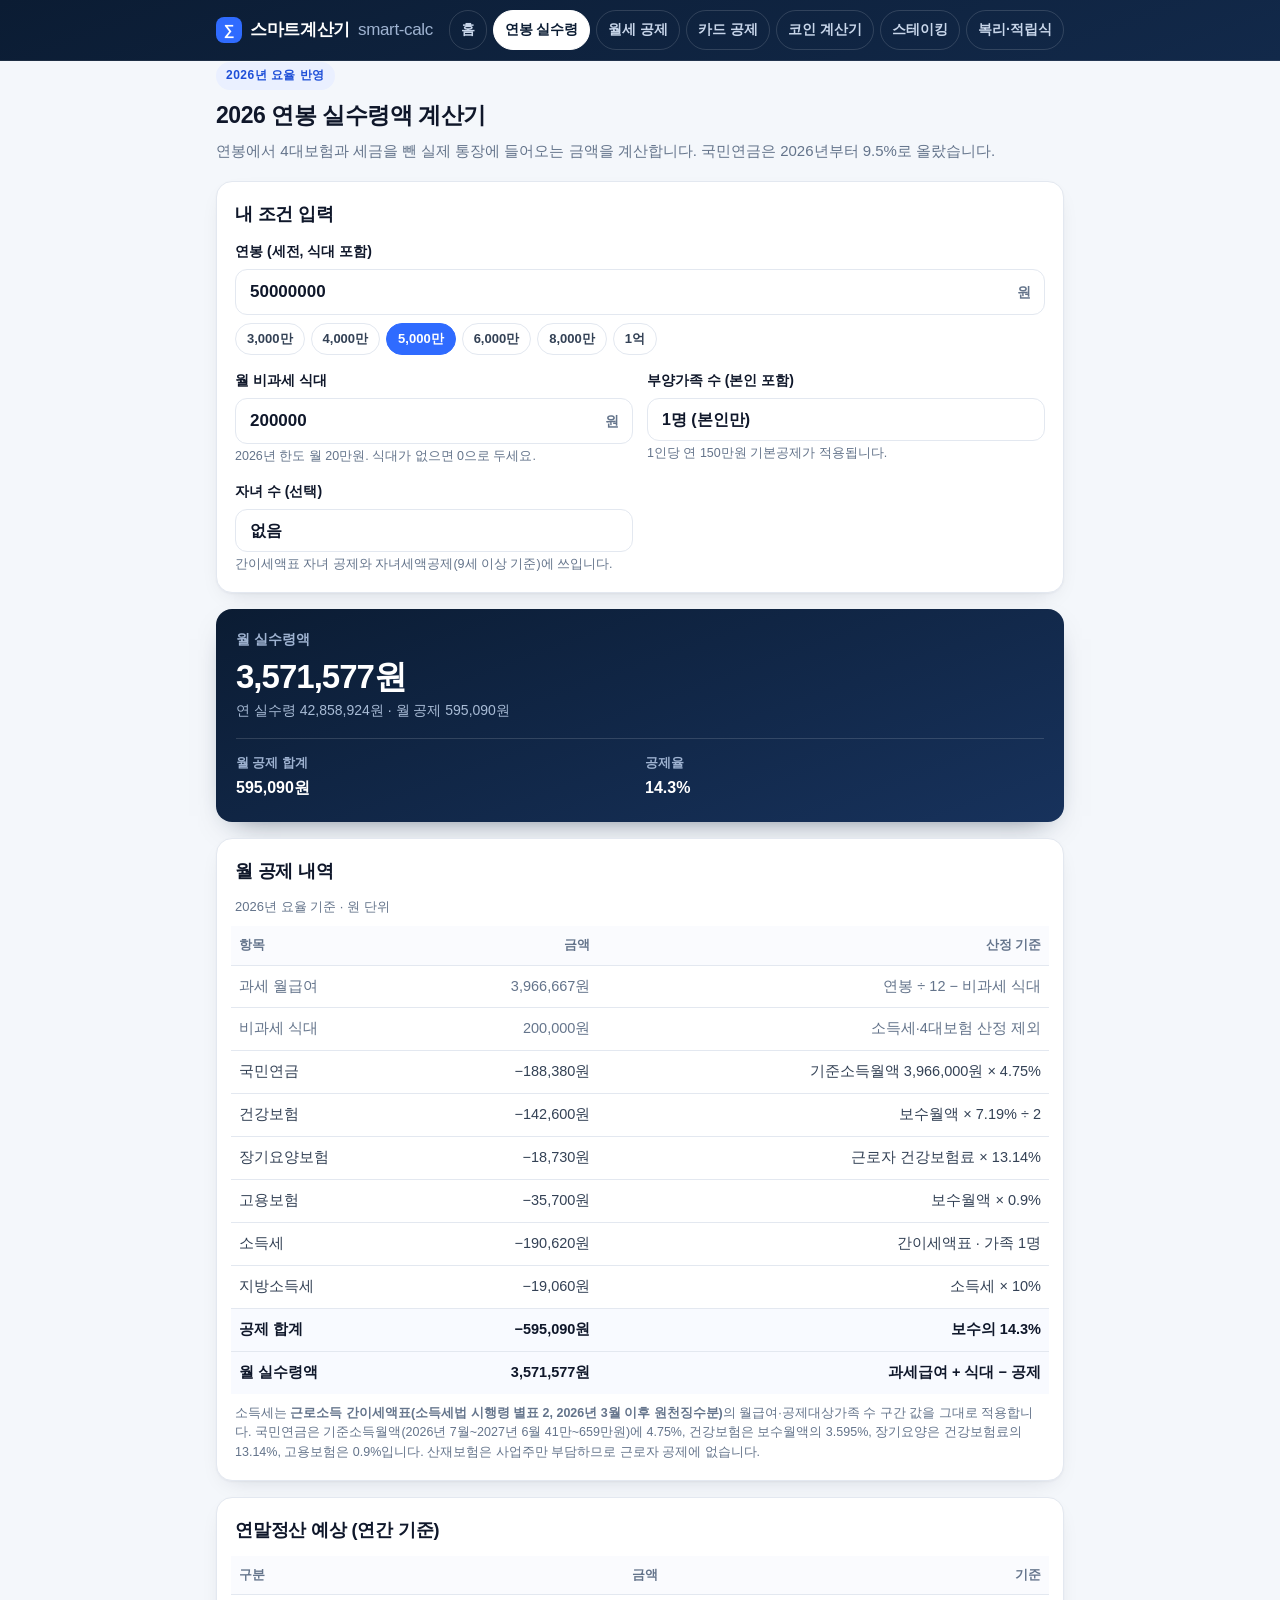
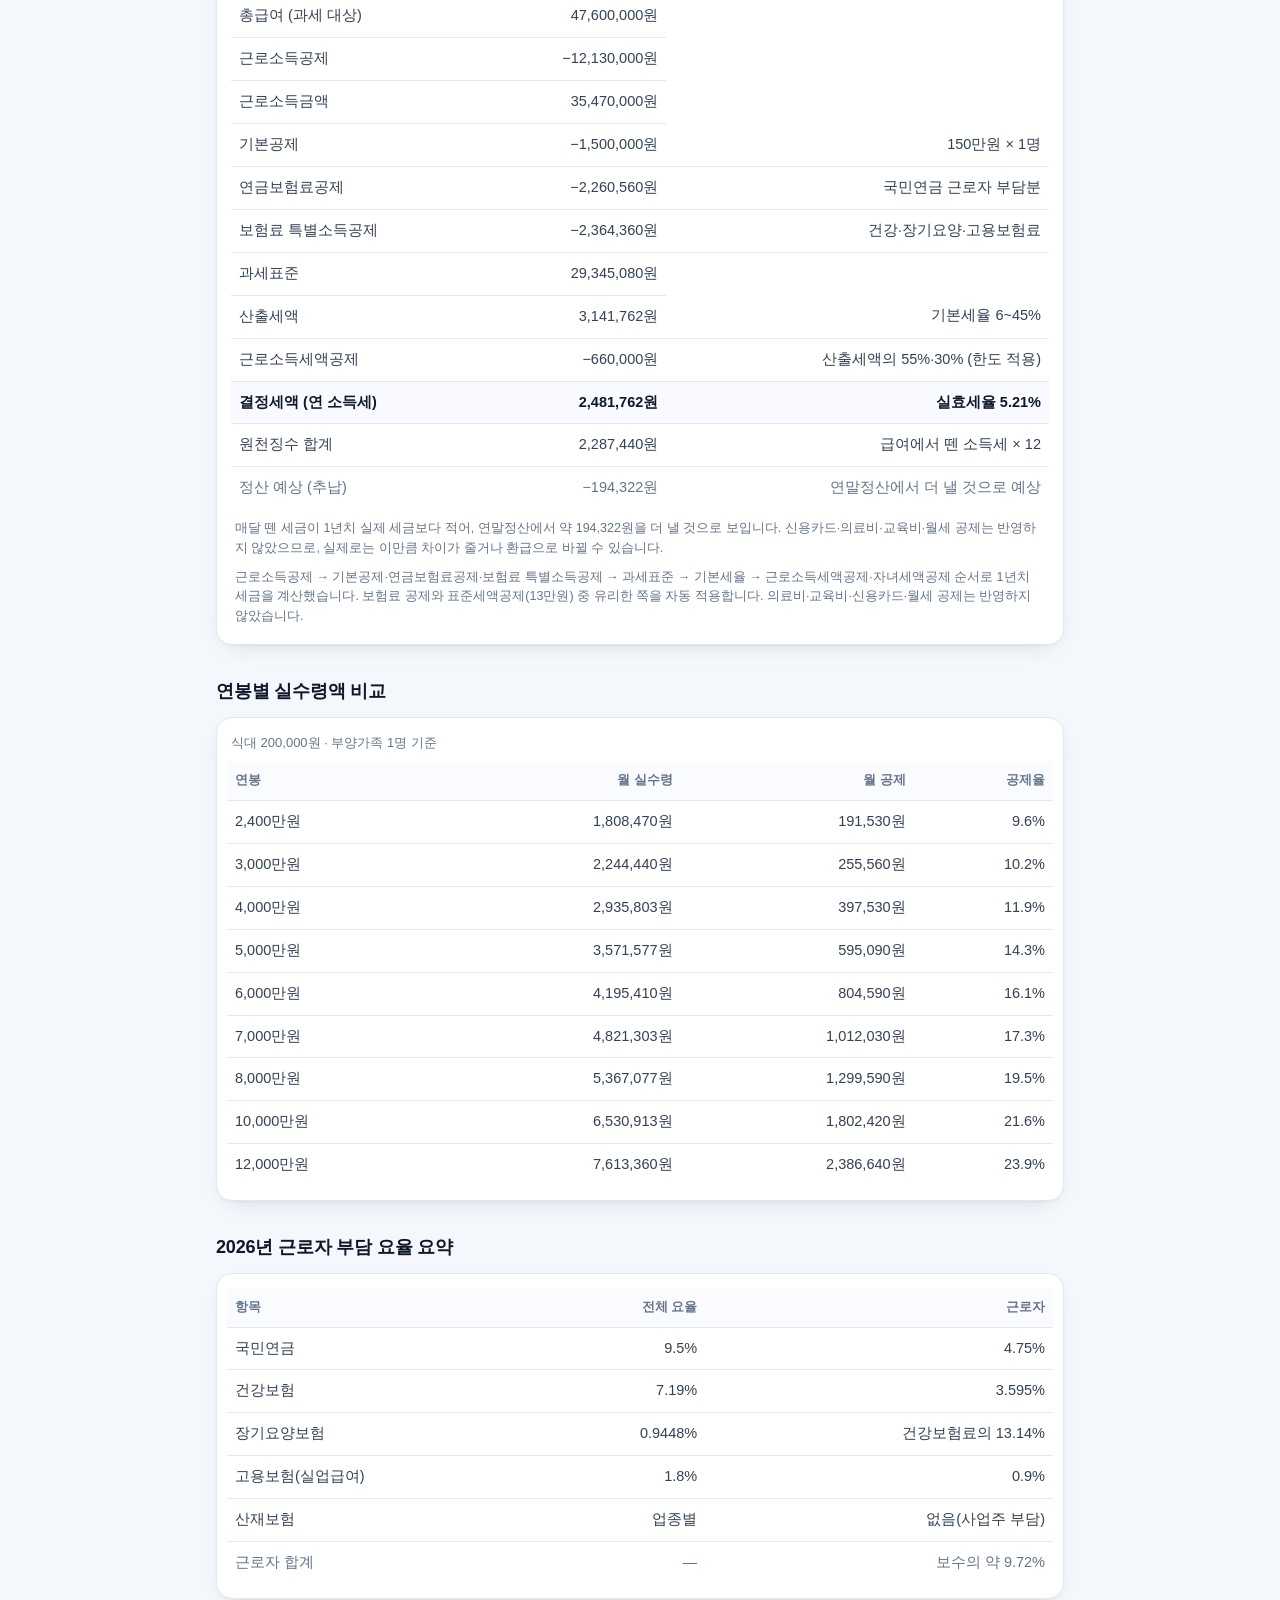
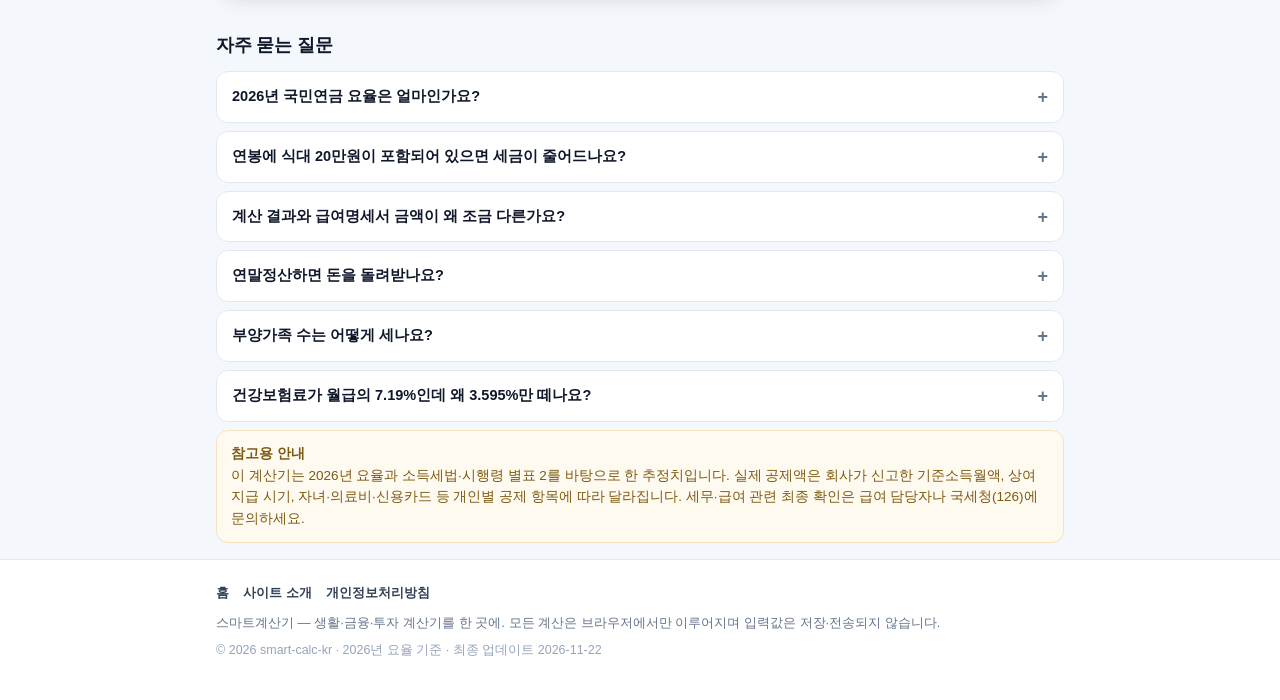
<file: salary.html>
<!DOCTYPE html>
<html lang="ko">
<head>
<meta charset="utf-8">
<meta name="viewport" content="width=device-width, initial-scale=1">
<title>2026 연봉 실수령액 계산기 — 4대보험·소득세 공제 후 월 실수령액</title>
<meta name="description" content="2026년 4대보험 요율(국민연금 9.5%, 건강보험 7.19%)과 근로소득세를 반영해 연봉별 월 실수령액을 바로 계산합니다. 국민연금·건강보험·장기요양·고용보험·소득세·지방소득세 항목별 공제액과 연간 세금까지 한 화면에서 확인하세요.">
<link rel="canonical" href="https://smart-calc-kr.pages.dev/salary">
<meta name="robots" content="index,follow">
<meta property="og:type" content="website">
<meta property="og:title" content="2026 연봉 실수령액 계산기 — 월 실수령액·4대보험 공제">
<meta property="og:description" content="연봉과 부양가족 수를 넣으면 2026년 요율 기준 월 실수령액과 항목별 공제 내역이 바로 나옵니다.">
<meta property="og:url" content="https://smart-calc-kr.pages.dev/salary">
<meta property="og:site_name" content="스마트계산기">
<meta property="og:locale" content="ko_KR">
<link rel="icon" href="favicon.svg" type="image/svg+xml">
<link rel="stylesheet" href="assets/style.css">
<script type="application/ld+json">
{
  "@context": "https://schema.org",
  "@type": "WebApplication",
  "name": "2026 연봉 실수령액 계산기",
  "applicationCategory": "FinanceApplication",
  "operatingSystem": "All",
  "inLanguage": "ko",
  "url": "https://smart-calc-kr.pages.dev/salary",
  "description": "2026년 4대보험 요율과 근로소득세를 반영해 연봉별 월 실수령액과 항목별 공제액을 계산합니다.",
  "offers": { "@type": "Offer", "price": "0", "priceCurrency": "KRW" }
}
</script>
<script type="application/ld+json">
{
  "@context": "https://schema.org",
  "@type": "FAQPage",
  "mainEntity": [
    {
      "@type": "Question",
      "name": "2026년 국민연금 요율은 얼마인가요?",
      "acceptedAnswer": { "@type": "Answer", "text": "2026년 국민연금 보험료율은 9.5%로, 근로자와 사업주가 각각 4.75%씩 부담합니다. 2025년 9%에서 0.5%포인트 오른 것이며, 2027년 10%, 2033년 13%까지 매년 0.5%포인트씩 인상됩니다." }
    },
    {
      "@type": "Question",
      "name": "연봉에 식대 20만원이 포함되어 있으면 세금이 줄어드나요?",
      "acceptedAnswer": { "@type": "Answer", "text": "네. 월 20만원 이하의 식대는 비과세 근로소득이라 소득세와 4대보험료 산정 대상에서 빠집니다. 연봉에 식대가 포함된 경우 연 240만원이 과세 대상에서 제외됩니다." }
    },
    {
      "@type": "Question",
      "name": "계산 결과와 급여명세서 금액이 왜 조금 다른가요?",
      "acceptedAnswer": { "@type": "Answer", "text": "소득세는 근로소득 간이세액표의 구간 값을 그대로 적용해 급여명세서와 같게 맞췄습니다. 다만 회사가 신고한 공제대상가족 수, 상여 지급 월, 비과세 항목의 실제 금액(식대·자가운전보조금 등), 입사·퇴사 월의 일수에 따라 몇천 원에서 몇만 원 차이가 날 수 있습니다." }
    },
    {
      "@type": "Question",
      "name": "부양가족 수는 어떻게 세나요?",
      "acceptedAnswer": { "@type": "Answer", "text": "본인을 포함해 기본공제 대상이 되는 인원을 넣습니다. 배우자와 20세 이하 자녀, 60세 이상 부모 등이 해당하며 1인당 연 150만원이 소득공제됩니다." }
    }
  ]
}
</script>
</head>
<body>
<header class="site-header">
  <div class="wrap header-inner">
    <a class="brand" href="index.html"><span class="brand-mark">∑</span>스마트계산기 <span class="thin">smart-calc</span></a>
    <nav class="site-nav" aria-label="주요 계산기">
      <a href="index.html">홈</a>
      <a href="salary.html" aria-current="page">연봉 실수령</a>
      <a href="rent-tax.html">월세 공제</a>
      <a href="card-tax.html">카드 공제</a>
      <a href="crypto.html">코인 계산기</a>
      <a href="staking.html">스테이킹</a>
      <a href="compound.html">복리·적립식</a>
    </nav>
  </div>
</header>

<main class="wrap">
  <div class="page-head">
    <span class="eyebrow">2026년 요율 반영</span>
    <h1>2026 연봉 실수령액 계산기</h1>
    <p class="lede">연봉에서 4대보험과 세금을 뺀 실제 통장에 들어오는 금액을 계산합니다. 국민연금은 2026년부터 9.5%로 올랐습니다.</p>
  </div>

  <section class="card" aria-labelledby="input-title">
    <h2 id="input-title" style="margin-top:0">내 조건 입력</h2>
    <div class="field">
      <label for="annual">연봉 (세전, 식대 포함)</label>
      <div class="input-wrap">
        <input id="annual" class="unit" type="number" inputmode="numeric" min="0" step="1000000" value="50000000">
        <span class="unit-suffix">원</span>
      </div>
      <div class="chips" id="annual-presets" role="group" aria-label="연봉 빠른 선택">
        <button class="chip" type="button" data-value="30000000">3,000만</button>
        <button class="chip" type="button" data-value="40000000">4,000만</button>
        <button class="chip" type="button" data-value="50000000">5,000만</button>
        <button class="chip" type="button" data-value="60000000">6,000만</button>
        <button class="chip" type="button" data-value="80000000">8,000만</button>
        <button class="chip" type="button" data-value="100000000">1억</button>
      </div>
    </div>

    <div class="grid-2">
      <div class="field">
        <label for="meal">월 비과세 식대</label>
        <div class="input-wrap">
          <input id="meal" class="unit" type="number" inputmode="numeric" min="0" max="200000" step="10000" value="200000">
          <span class="unit-suffix">원</span>
        </div>
        <span class="hint">2026년 한도 월 20만원. 식대가 없으면 0으로 두세요.</span>
      </div>
      <div class="field">
        <label for="dependents">부양가족 수 (본인 포함)</label>
        <select id="dependents">
          <option value="1">1명 (본인만)</option>
          <option value="2">2명</option>
          <option value="3">3명</option>
          <option value="4">4명</option>
          <option value="5">5명</option>
          <option value="6">6명 이상</option>
        </select>
        <span class="hint">1인당 연 150만원 기본공제가 적용됩니다.</span>
      </div>
      <div class="field">
        <label for="children">자녀 수 (선택)</label>
        <select id="children">
          <option value="0">없음</option>
          <option value="1">1명</option>
          <option value="2">2명</option>
          <option value="3">3명</option>
          <option value="4">4명 이상</option>
        </select>
        <span class="hint">간이세액표 자녀 공제와 자녀세액공제(9세 이상 기준)에 쓰입니다.</span>
      </div>
    </div>
  </section>

  <section class="result" aria-live="polite" aria-atomic="true">
    <span class="result-label">월 실수령액</span>
    <strong class="result-value" id="net">—</strong>
    <span class="result-sub" id="net-sub">—</span>
    <div class="result-grid">
      <div><span>월 공제 합계</span><strong id="deduct-total">—</strong></div>
      <div><span>공제율</span><strong id="deduct-rate">—</strong></div>
    </div>
  </section>

  <section class="card" aria-labelledby="monthly-title">
    <h2 id="monthly-title" style="margin-top:0">월 공제 내역</h2>
    <div class="table-wrap">
      <table>
        <caption>2026년 요율 기준 · 원 단위</caption>
        <thead>
          <tr><th scope="col">항목</th><th scope="col">금액</th><th scope="col">산정 기준</th></tr>
        </thead>
        <tbody id="monthly-rows"></tbody>
      </table>
    </div>
    <p class="data-note">소득세는 <strong>근로소득 간이세액표(소득세법 시행령 별표 2, 2026년 3월 이후 원천징수분)</strong>의 월급여·공제대상가족 수 구간 값을 그대로 적용합니다. 국민연금은 기준소득월액(2026년 7월~2027년 6월 41만~659만원)에 4.75%, 건강보험은 보수월액의 3.595%, 장기요양은 건강보험료의 13.14%, 고용보험은 0.9%입니다. 산재보험은 사업주만 부담하므로 근로자 공제에 없습니다.</p>
  </section>

  <section class="card" aria-labelledby="annual-title">
    <h2 id="annual-title" style="margin-top:0">연말정산 예상 (연간 기준)</h2>
    <div class="table-wrap">
      <table>
        <thead>
          <tr><th scope="col">구분</th><th scope="col">금액</th><th scope="col">기준</th></tr>
        </thead>
        <tbody id="annual-rows"></tbody>
      </table>
    </div>
    <p class="data-note" id="settle-note"></p>
    <p class="data-note">근로소득공제 → 기본공제·연금보험료공제·보험료 특별소득공제 → 과세표준 → 기본세율 → 근로소득세액공제·자녀세액공제 순서로 1년치 세금을 계산했습니다. 보험료 공제와 표준세액공제(13만원) 중 유리한 쪽을 자동 적용합니다. 의료비·교육비·신용카드·월세 공제는 반영하지 않았습니다.</p>
  </section>

  <h2>연봉별 실수령액 비교</h2>
  <div class="card card-tight">
    <div class="table-wrap">
      <table>
        <caption id="compare-caption">위에서 고른 식대·부양가족 조건 기준</caption>
        <thead>
          <tr><th scope="col">연봉</th><th scope="col">월 실수령</th><th scope="col">월 공제</th><th scope="col">공제율</th></tr>
        </thead>
        <tbody id="compare-rows"></tbody>
      </table>
    </div>
  </div>

  <h2>2026년 근로자 부담 요율 요약</h2>
  <div class="card card-tight">
    <div class="table-wrap">
      <table>
        <thead>
          <tr><th scope="col">항목</th><th scope="col">전체 요율</th><th scope="col">근로자</th></tr>
        </thead>
        <tbody>
          <tr><td>국민연금</td><td>9.5%</td><td>4.75%</td></tr>
          <tr><td>건강보험</td><td>7.19%</td><td>3.595%</td></tr>
          <tr><td>장기요양보험</td><td>0.9448%</td><td>건강보험료의 13.14%</td></tr>
          <tr><td>고용보험(실업급여)</td><td>1.8%</td><td>0.9%</td></tr>
          <tr><td>산재보험</td><td>업종별</td><td>없음(사업주 부담)</td></tr>
          <tr class="muted"><td>근로자 합계</td><td>—</td><td>보수의 약 9.72%</td></tr>
        </tbody>
      </table>
    </div>
  </div>

  <h2>자주 묻는 질문</h2>
  <details class="faq"><summary>2026년 국민연금 요율은 얼마인가요?</summary>
    <div class="faq-body"><p>2026년 국민연금 보험료율은 9.5%로 근로자와 사업주가 각각 4.75%씩 부담합니다. 2025년 9%(각 4.5%)에서 0.5%포인트 오른 것이며, 2027년 10%, 2033년 13%까지 매년 0.5%포인트씩 인상됩니다.</p></div>
  </details>
  <details class="faq"><summary>연봉에 식대 20만원이 포함되어 있으면 세금이 줄어드나요?</summary>
    <div class="faq-body"><p>네. 요건을 갖춘 월 20만원 이하 식대는 비과세 근로소득이라 소득세와 4대보험료 산정에서 빠집니다. 연봉에 식대가 포함돼 있다면 연 240만원이 과세 대상에서 제외됩니다. 다만 식대 비과세 한도는 아직 월 20만원이며 30만원 상향은 시행되지 않았습니다.</p></div>
  </details>
  <details class="faq"><summary>계산 결과와 급여명세서 금액이 왜 조금 다른가요?</summary>
    <div class="faq-body"><p>소득세는 근로소득 간이세액표의 구간 값을 그대로 쓰므로 급여명세서의 소득세와 거의 같게 맞춰집니다. 차이가 나는 흔한 이유는 (1) 회사에 신고한 공제대상가족 수가 실제와 다른 경우, (2) 상여금이 특정 달에 몰려 그 달 월급여가 표 구간을 넘어간 경우, (3) 식대 외 자가운전보조금·보육수당 등 다른 비과세 항목이 있는 경우, (4) 입사·퇴사 월처럼 급여가 일할 계산된 경우입니다.</p></div>
  </details>
  <details class="faq"><summary>연말정산하면 돈을 돌려받나요?</summary>
    <div class="faq-body"><p>매달 떼는 세금(간이세액표)과 1년치 실제 세금(연말정산)은 계산 방식이 달라 차이가 생기고, 다음 해 2월 급여에서 정산됩니다. 이 페이지의 <strong>연말정산 예상</strong> 표에서 결정세액과 원천징수 합계를 비교해 환급·추납 방향을 가늠할 수 있습니다. 의료비·교육비·신용카드·월세 공제를 받으면 대체로 환급액이 늘어납니다.</p></div>
  </details>
  <details class="faq"><summary>부양가족 수는 어떻게 세나요?</summary>
    <div class="faq-body"><p>본인을 포함해 기본공제 대상이 되는 인원을 넣습니다. 배우자, 20세 이하 자녀, 60세 이상 부모 등이 해당하며 1인당 연 150만원이 소득공제됩니다. 연간 소득이 100만원(근로소득만 있으면 총급여 500만원)을 넘으면 대상에서 제외됩니다.</p></div>
  </details>
  <details class="faq"><summary>건강보험료가 월급의 7.19%인데 왜 3.595%만 떼나요?</summary>
    <div class="faq-body"><p>직장가입자 건강보험료는 근로자와 사업주가 절반씩 부담합니다. 7.19%의 절반인 3.595%만 급여에서 공제되고 나머지는 회사가 냅니다. 장기요양보험료도 같은 방식으로 절반씩 부담합니다.</p></div>
  </details>

  <div class="notice">
    <strong>참고용 안내</strong><br>
    이 계산기는 2026년 요율과 소득세법·시행령 별표 2를 바탕으로 한 추정치입니다. 실제 공제액은 회사가 신고한 기준소득월액, 상여 지급 시기, 자녀·의료비·신용카드 등 개인별 공제 항목에 따라 달라집니다. 세무·급여 관련 최종 확인은 급여 담당자나 국세청(126)에 문의하세요.
  </div>
</main>

<footer class="site-footer">
  <div class="wrap">
    <nav class="footer-nav" aria-label="사이트 정보">
      <a href="index.html">홈</a>
      <a href="about.html">사이트 소개</a>
      <a href="privacy.html">개인정보처리방침</a>
    </nav>
    <p>스마트계산기 — 생활·금융·투자 계산기를 한 곳에. 모든 계산은 브라우저에서만 이루어지며 입력값은 저장·전송되지 않습니다.</p>
    <p class="copy">© <span id="year">2026</span> smart-calc-kr · 2026년 요율 기준 · 최종 업데이트 2026-11-22</p>
  </div>
</footer>

<script src="assets/withholding-table.js"></script>
<script src="assets/calc-core.js"></script>
<script src="assets/ui.js"></script>
<script src="assets/salary.js"></script>
</body>
</html>
</file>
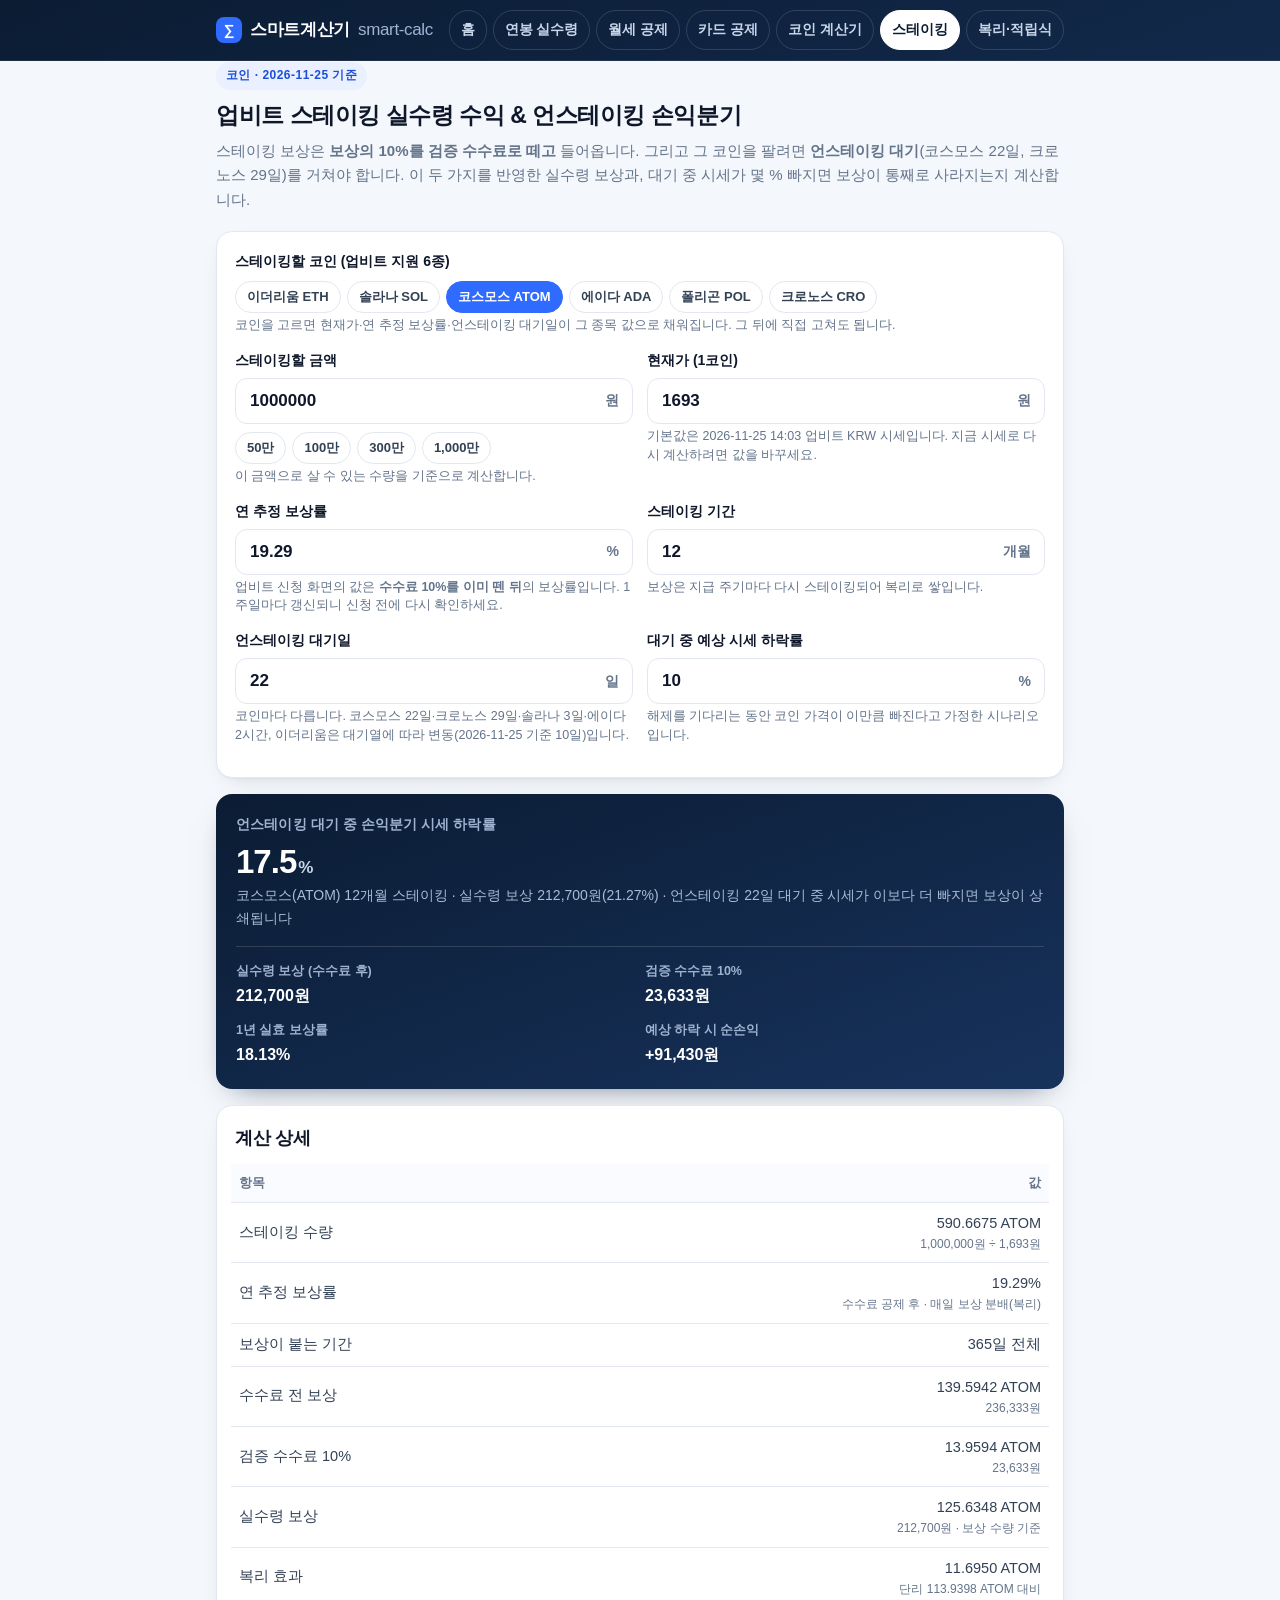
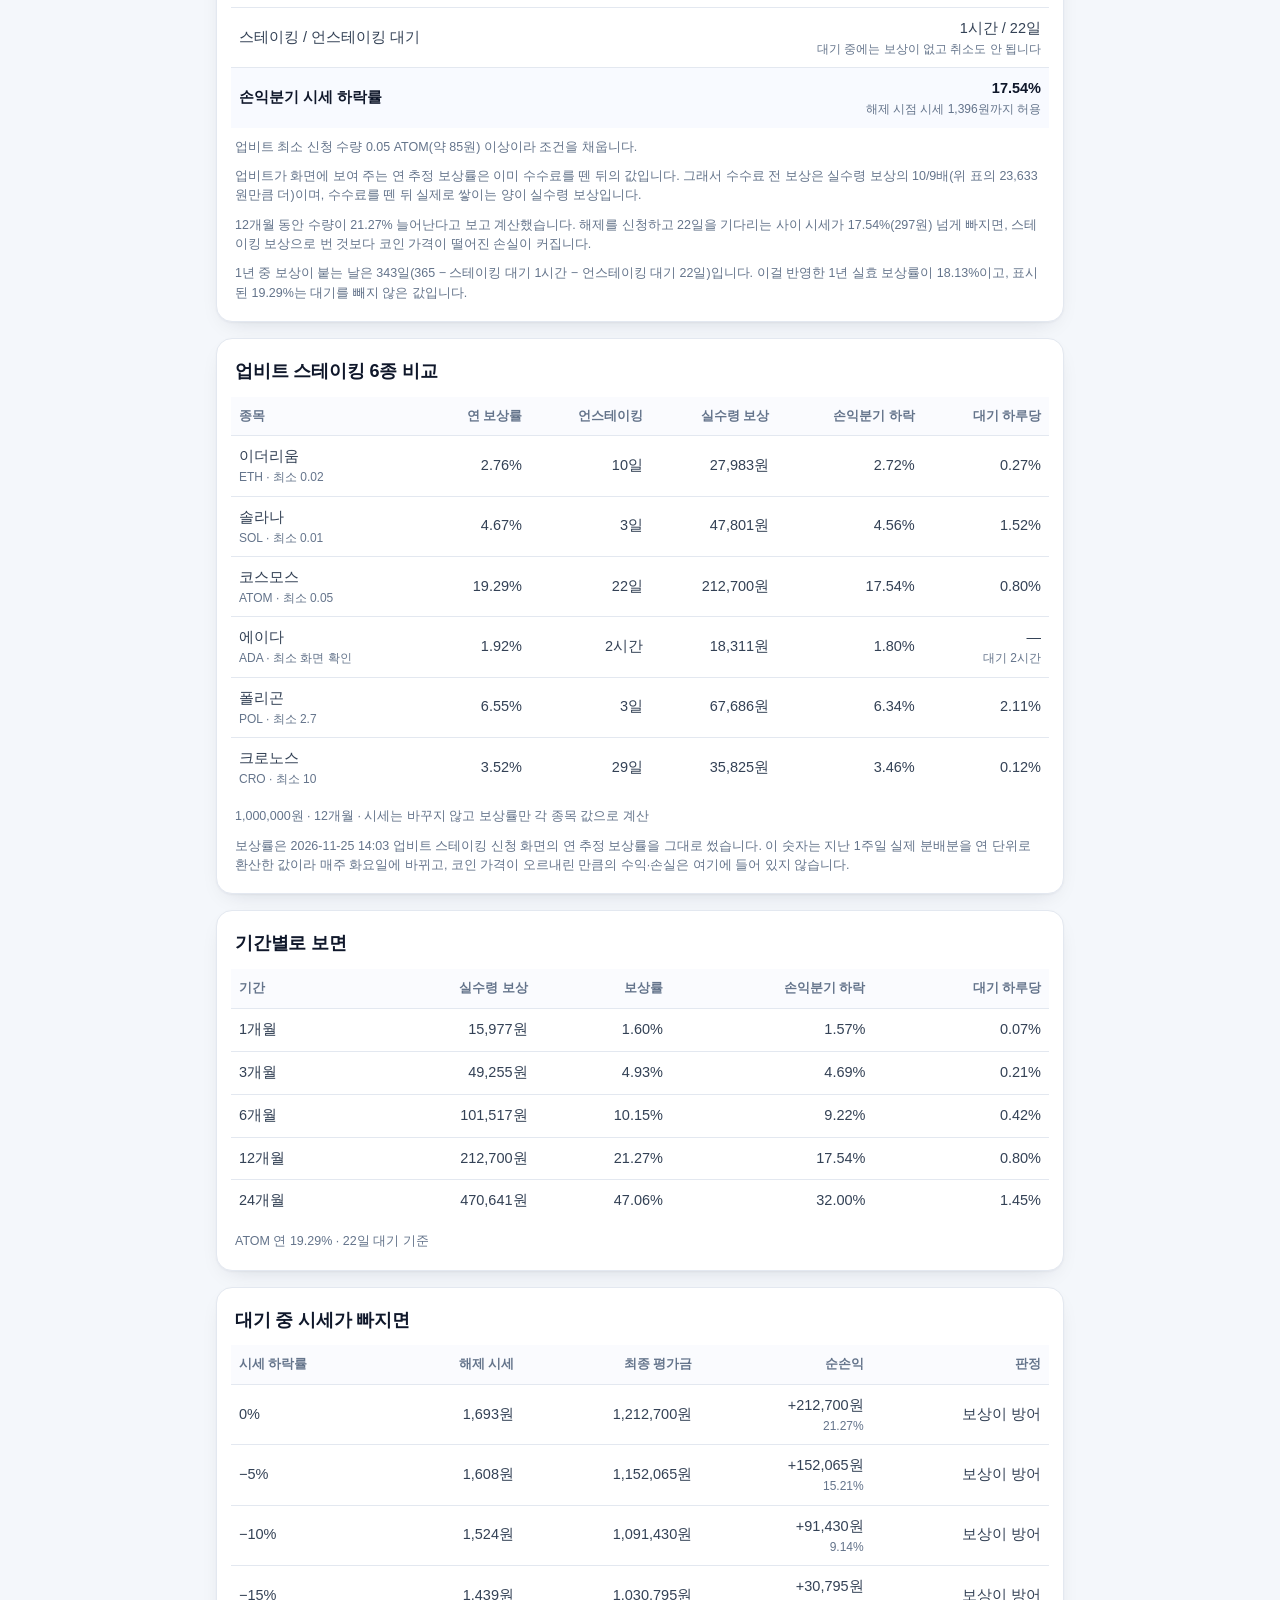
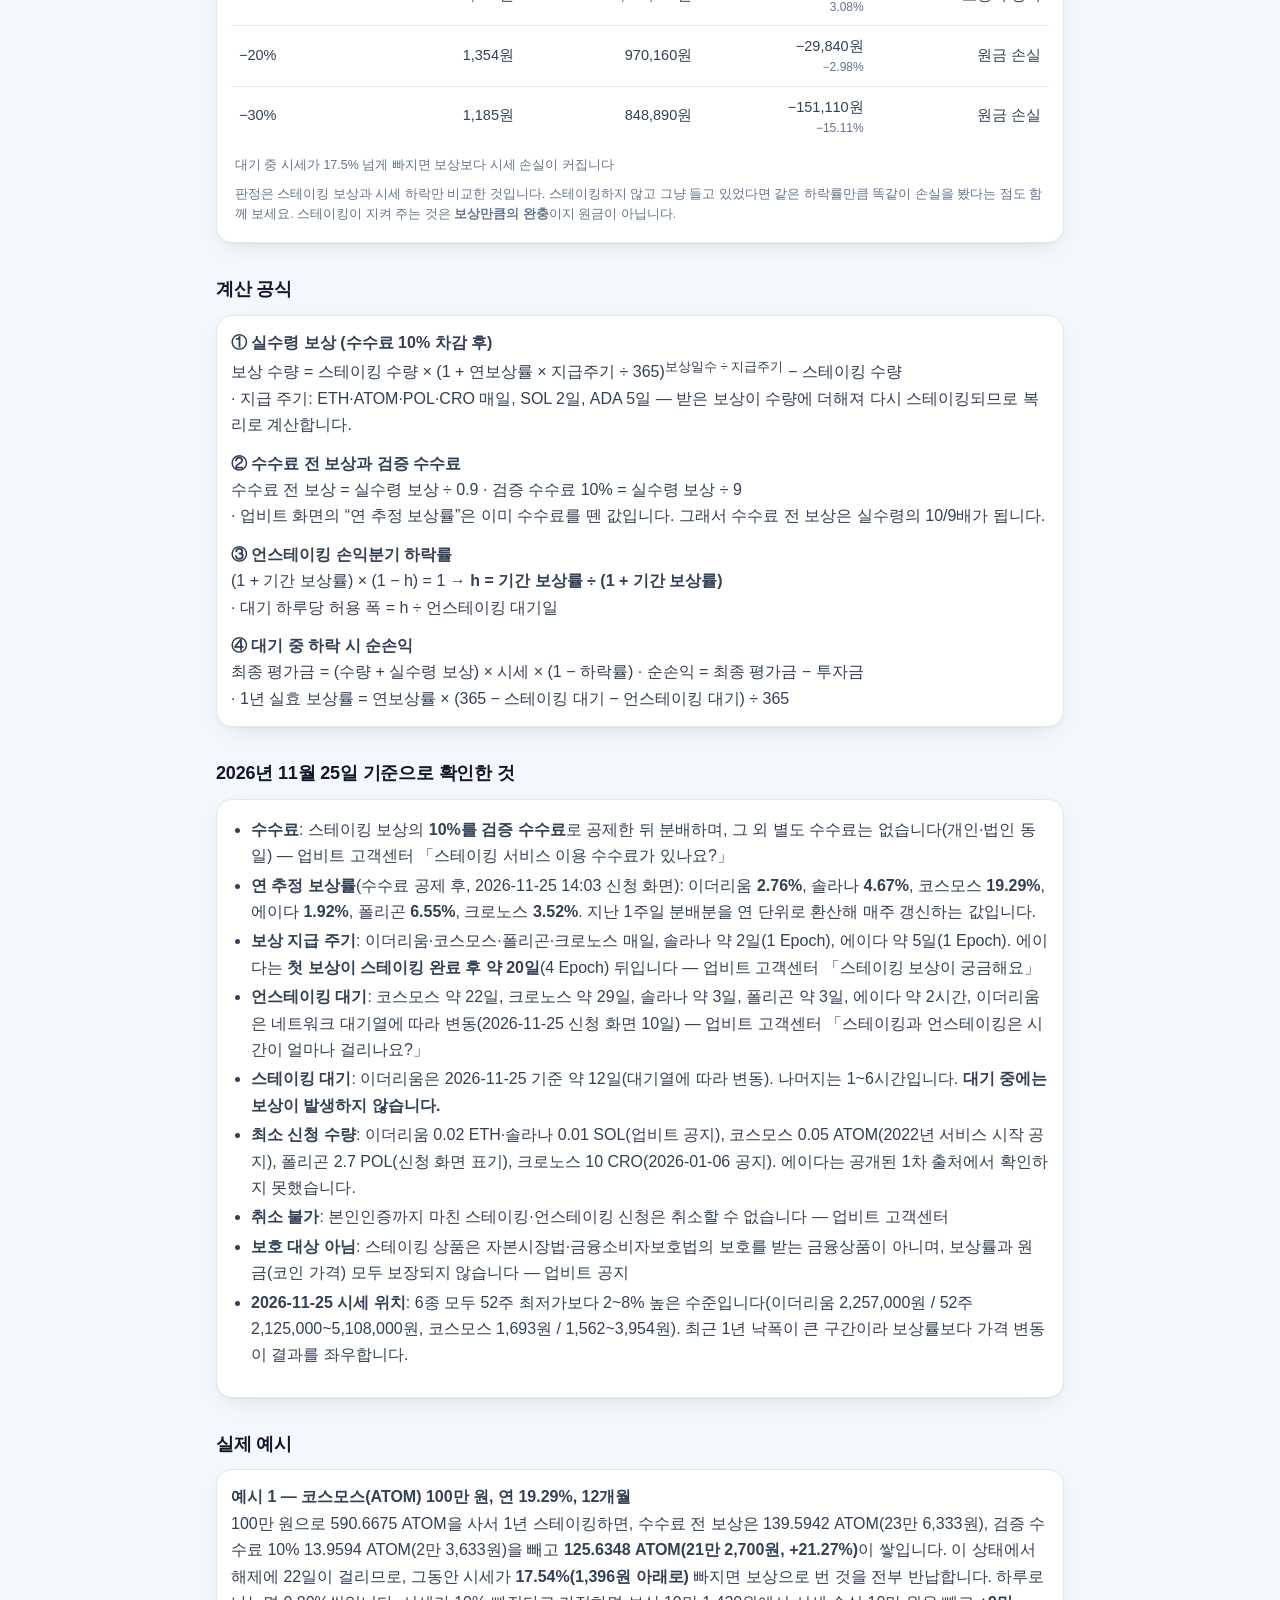
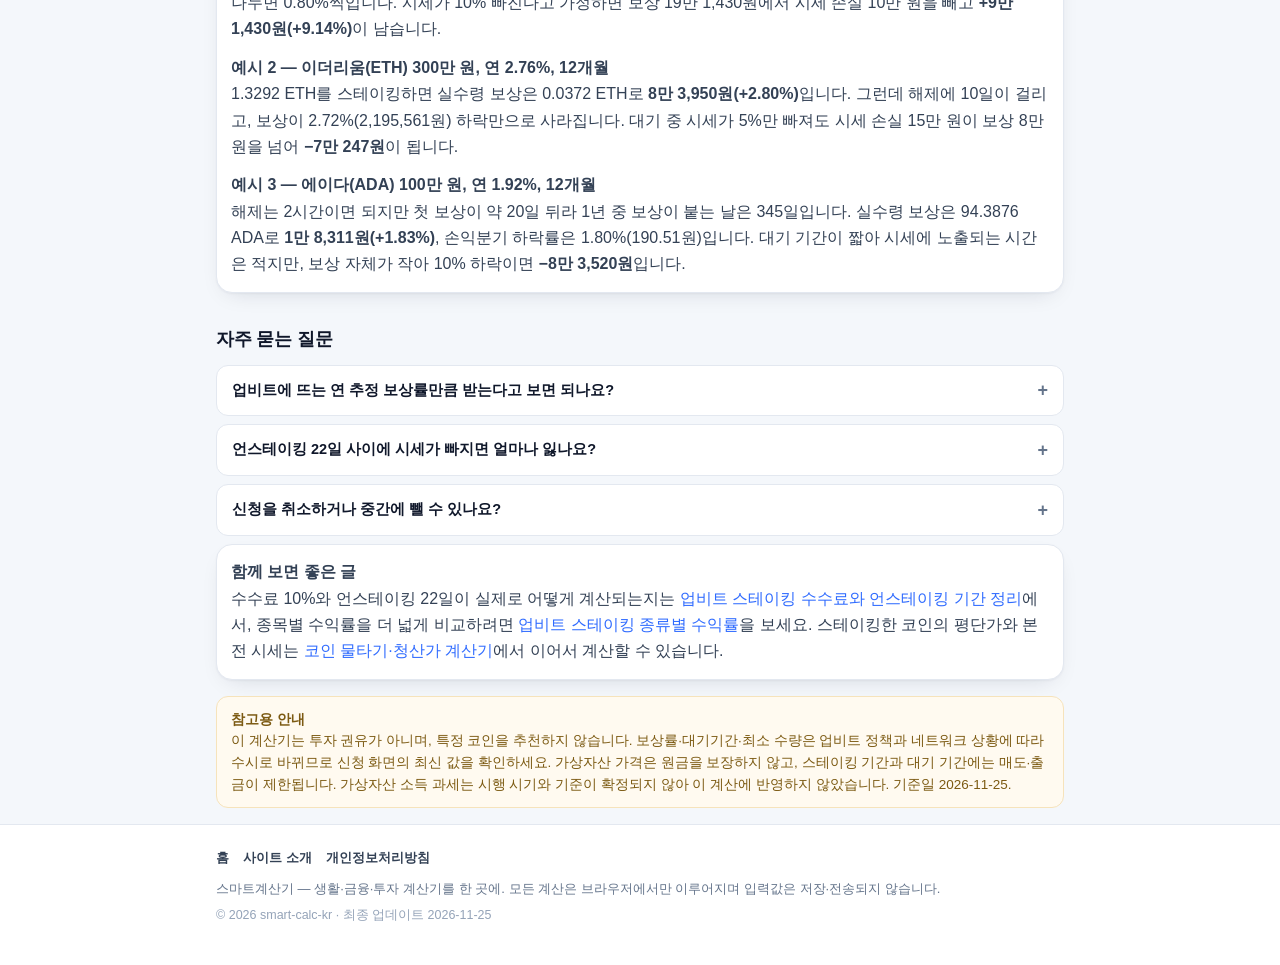
<file: staking.html>
<!DOCTYPE html>
<html lang="ko">
<head>
<meta charset="utf-8">
<meta name="viewport" content="width=device-width, initial-scale=1">
<title>업비트 스테이킹 실수령 수익 &amp; 언스테이킹 손익분기 계산기 — 2026 | 스마트계산기</title>
<meta name="description" content="업비트 스테이킹 보상에서 검증 수수료 10%를 뗀 실수령 수익과, 언스테이킹 대기(최대 22일) 중 시세가 몇 % 빠지면 보상이 상쇄되는지 계산합니다. 2026년 11월 25일 기준 6종 보상률·대기기간 반영.">
<link rel="canonical" href="https://smart-calc-kr.pages.dev/staking">
<meta name="robots" content="index,follow">
<meta property="og:type" content="website">
<meta property="og:title" content="업비트 스테이킹 실수령 수익 &amp; 언스테이킹 손익분기 계산기">
<meta property="og:description" content="수수료 10%를 뗀 실수령 보상과, 언스테이킹 대기 중 시세 하락 손익분기를 2026년 11월 25일 기준 보상률로 계산합니다.">
<meta property="og:url" content="https://smart-calc-kr.pages.dev/staking">
<meta property="og:site_name" content="스마트계산기">
<meta property="og:locale" content="ko_KR">
<link rel="icon" href="favicon.svg" type="image/svg+xml">
<link rel="stylesheet" href="assets/style.css">
<script type="application/ld+json">
{
  "@context": "https://schema.org",
  "@type": "WebApplication",
  "name": "업비트 스테이킹 실수령 수익 & 언스테이킹 손익분기 계산기",
  "applicationCategory": "FinanceApplication",
  "operatingSystem": "All",
  "inLanguage": "ko",
  "url": "https://smart-calc-kr.pages.dev/staking",
  "description": "업비트 스테이킹 6종의 실수령 보상(수수료 10% 차감 후)과 언스테이킹 대기 중 시세 하락 손익분기점을 계산합니다.",
  "offers": { "@type": "Offer", "price": "0", "priceCurrency": "KRW" }
}
</script>
</head>
<body>
<header class="site-header">
  <div class="wrap header-inner">
    <a class="brand" href="index.html"><span class="brand-mark">∑</span>스마트계산기 <span class="thin">smart-calc</span></a>
    <nav class="site-nav" aria-label="주요 계산기">
      <a href="index.html">홈</a>
      <a href="salary.html">연봉 실수령</a>
      <a href="rent-tax.html">월세 공제</a>
      <a href="card-tax.html">카드 공제</a>
      <a href="crypto.html">코인 계산기</a>
      <a href="staking.html" aria-current="page">스테이킹</a>
      <a href="compound.html">복리·적립식</a>
    </nav>
  </div>
</header>

<main class="wrap">
  <div class="page-head">
    <span class="eyebrow">코인 · 2026-11-25 기준</span>
    <h1>업비트 스테이킹 실수령 수익 &amp; 언스테이킹 손익분기</h1>
    <p class="lede">스테이킹 보상은 <strong>보상의 10%를 검증 수수료로 떼고</strong> 들어옵니다. 그리고 그 코인을 팔려면 <strong>언스테이킹 대기</strong>(코스모스 22일, 크로노스 29일)를 거쳐야 합니다. 이 두 가지를 반영한 실수령 보상과, 대기 중 시세가 몇 % 빠지면 보상이 통째로 사라지는지 계산합니다.</p>
  </div>

  <section class="card">
    <div class="field">
      <span class="label">스테이킹할 코인 (업비트 지원 6종)</span>
      <div class="chips" id="coin-chips" role="group" aria-label="스테이킹 코인 선택">
        <button type="button" class="chip" data-value="ETH">이더리움 ETH</button>
        <button type="button" class="chip" data-value="SOL">솔라나 SOL</button>
        <button type="button" class="chip" data-value="ATOM" aria-pressed="true">코스모스 ATOM</button>
        <button type="button" class="chip" data-value="ADA">에이다 ADA</button>
        <button type="button" class="chip" data-value="POL">폴리곤 POL</button>
        <button type="button" class="chip" data-value="CRO">크로노스 CRO</button>
      </div>
      <span class="hint">코인을 고르면 현재가·연 추정 보상률·언스테이킹 대기일이 그 종목 값으로 채워집니다. 그 뒤에 직접 고쳐도 됩니다.</span>
    </div>

    <div class="grid-2">
      <div class="field">
        <label for="amount">스테이킹할 금액</label>
        <div class="input-wrap"><input id="amount" class="unit" type="number" inputmode="numeric" min="0" step="100000" value="1000000"><span class="unit-suffix">원</span></div>
        <div class="chips" id="amount-presets" role="group" aria-label="금액 빠른 선택">
          <button class="chip" type="button" data-value="500000">50만</button>
          <button class="chip" type="button" data-value="1000000">100만</button>
          <button class="chip" type="button" data-value="3000000">300만</button>
          <button class="chip" type="button" data-value="10000000">1,000만</button>
        </div>
        <span class="hint">이 금액으로 살 수 있는 수량을 기준으로 계산합니다.</span>
      </div>
      <div class="field">
        <label for="price">현재가 (1코인)</label>
        <div class="input-wrap"><input id="price" class="unit" type="number" inputmode="numeric" min="0" step="1" value="1693"><span class="unit-suffix">원</span></div>
        <span class="hint">기본값은 2026-11-25 14:03 업비트 KRW 시세입니다. 지금 시세로 다시 계산하려면 값을 바꾸세요.</span>
      </div>
      <div class="field">
        <label for="apr">연 추정 보상률</label>
        <div class="input-wrap"><input id="apr" class="unit" type="number" inputmode="decimal" min="0" max="100" step="0.01" value="19.29"><span class="unit-suffix">%</span></div>
        <span class="hint">업비트 신청 화면의 값은 <strong>수수료 10%를 이미 뗀 뒤</strong>의 보상률입니다. 1주일마다 갱신되니 신청 전에 다시 확인하세요.</span>
      </div>
      <div class="field">
        <label for="months">스테이킹 기간</label>
        <div class="input-wrap"><input id="months" class="unit" type="number" inputmode="numeric" min="1" max="60" step="1" value="12"><span class="unit-suffix">개월</span></div>
        <span class="hint">보상은 지급 주기마다 다시 스테이킹되어 복리로 쌓입니다.</span>
      </div>
      <div class="field">
        <label for="unstake-days">언스테이킹 대기일</label>
        <div class="input-wrap"><input id="unstake-days" class="unit" type="number" inputmode="decimal" min="0" max="365" step="0.1" value="22"><span class="unit-suffix">일</span></div>
        <span class="hint">코인마다 다릅니다. 코스모스 22일·크로노스 29일·솔라나 3일·에이다 2시간, 이더리움은 대기열에 따라 변동(2026-11-25 기준 10일)입니다.</span>
      </div>
      <div class="field">
        <label for="drop">대기 중 예상 시세 하락률</label>
        <div class="input-wrap"><input id="drop" class="unit" type="number" inputmode="decimal" min="0" max="100" step="1" value="10"><span class="unit-suffix">%</span></div>
        <span class="hint">해제를 기다리는 동안 코인 가격이 이만큼 빠진다고 가정한 시나리오입니다.</span>
      </div>
    </div>
  </section>

  <section class="result" aria-live="polite" aria-atomic="true">
    <span class="result-label">언스테이킹 대기 중 손익분기 시세 하락률</span>
    <strong class="result-value" id="breakeven">—</strong>
    <span class="result-sub" id="breakeven-sub">—</span>
    <div class="result-grid">
      <div><span>실수령 보상 (수수료 후)</span><strong id="reward">—</strong></div>
      <div><span>검증 수수료 10%</span><strong id="fee">—</strong></div>
      <div><span>1년 실효 보상률</span><strong id="eff-annual">—</strong></div>
      <div><span>예상 하락 시 순손익</span><strong id="net-pnl">—</strong></div>
    </div>
  </section>

  <section class="card" aria-labelledby="detail-title">
    <h2 id="detail-title" style="margin-top:0">계산 상세</h2>
    <div class="table-wrap">
      <table>
        <thead>
          <tr><th scope="col">항목</th><th scope="col">값</th></tr>
        </thead>
        <tbody id="detail-rows"></tbody>
      </table>
    </div>
    <p class="data-note" id="min-note">—</p>
    <p class="data-note" id="fee-note">—</p>
    <p class="data-note" id="break-even-note">—</p>
    <p class="data-note" id="eff-note">—</p>
  </section>

  <section class="card" aria-labelledby="asset-title">
    <h2 id="asset-title" style="margin-top:0">업비트 스테이킹 6종 비교</h2>
    <div class="table-wrap">
      <table>
        <thead>
          <tr><th scope="col">종목</th><th scope="col">연 보상률</th><th scope="col">언스테이킹</th><th scope="col">실수령 보상</th><th scope="col">손익분기 하락</th><th scope="col">대기 하루당</th></tr>
        </thead>
        <tbody id="asset-rows"></tbody>
      </table>
    </div>
    <p class="data-note" id="asset-caption">—</p>
    <p class="data-note">보상률은 2026-11-25 14:03 업비트 스테이킹 신청 화면의 연 추정 보상률을 그대로 썼습니다. 이 숫자는 지난 1주일 실제 분배분을 연 단위로 환산한 값이라 매주 화요일에 바뀌고, 코인 가격이 오르내린 만큼의 수익·손실은 여기에 들어 있지 않습니다.</p>
  </section>

  <section class="card" aria-labelledby="period-title">
    <h2 id="period-title" style="margin-top:0">기간별로 보면</h2>
    <div class="table-wrap">
      <table>
        <thead>
          <tr><th scope="col">기간</th><th scope="col">실수령 보상</th><th scope="col">보상률</th><th scope="col">손익분기 하락</th><th scope="col">대기 하루당</th></tr>
        </thead>
        <tbody id="period-rows"></tbody>
      </table>
    </div>
    <p class="data-note" id="period-caption">—</p>
  </section>

  <section class="card" aria-labelledby="drop-title">
    <h2 id="drop-title" style="margin-top:0">대기 중 시세가 빠지면</h2>
    <div class="table-wrap">
      <table>
        <thead>
          <tr><th scope="col">시세 하락률</th><th scope="col">해제 시세</th><th scope="col">최종 평가금</th><th scope="col">순손익</th><th scope="col">판정</th></tr>
        </thead>
        <tbody id="drop-rows"></tbody>
      </table>
    </div>
    <p class="data-note" id="drop-caption">—</p>
    <p class="data-note">판정은 스테이킹 보상과 시세 하락만 비교한 것입니다. 스테이킹하지 않고 그냥 들고 있었다면 같은 하락률만큼 똑같이 손실을 봤다는 점도 함께 보세요. 스테이킹이 지켜 주는 것은 <strong>보상만큼의 완충</strong>이지 원금이 아닙니다.</p>
  </section>

  <h2>계산 공식</h2>
  <div class="card card-tight">
    <p><strong>① 실수령 보상 (수수료 10% 차감 후)</strong><br>
    보상 수량 = 스테이킹 수량 × (1 + 연보상률 × 지급주기 ÷ 365)<sup>보상일수 ÷ 지급주기</sup> − 스테이킹 수량<br>
    · 지급 주기: ETH·ATOM·POL·CRO 매일, SOL 2일, ADA 5일 — 받은 보상이 수량에 더해져 다시 스테이킹되므로 복리로 계산합니다.</p>
    <p><strong>② 수수료 전 보상과 검증 수수료</strong><br>
    수수료 전 보상 = 실수령 보상 ÷ 0.9 · 검증 수수료 10% = 실수령 보상 ÷ 9<br>
    · 업비트 화면의 &ldquo;연 추정 보상률&rdquo;은 이미 수수료를 뗀 값입니다. 그래서 수수료 전 보상은 실수령의 10/9배가 됩니다.</p>
    <p><strong>③ 언스테이킹 손익분기 하락률</strong><br>
    (1 + 기간 보상률) × (1 − h) = 1 → <strong>h = 기간 보상률 ÷ (1 + 기간 보상률)</strong><br>
    · 대기 하루당 허용 폭 = h ÷ 언스테이킹 대기일</p>
    <p style="margin-bottom:0"><strong>④ 대기 중 하락 시 순손익</strong><br>
    최종 평가금 = (수량 + 실수령 보상) × 시세 × (1 − 하락률) · 순손익 = 최종 평가금 − 투자금<br>
    · 1년 실효 보상률 = 연보상률 × (365 − 스테이킹 대기 − 언스테이킹 대기) ÷ 365</p>
  </div>

  <h2>2026년 11월 25일 기준으로 확인한 것</h2>
  <div class="card card-tight">
    <ul>
      <li><strong>수수료</strong>: 스테이킹 보상의 <strong>10%를 검증 수수료</strong>로 공제한 뒤 분배하며, 그 외 별도 수수료는 없습니다(개인·법인 동일) — 업비트 고객센터 「스테이킹 서비스 이용 수수료가 있나요?」</li>
      <li><strong>연 추정 보상률</strong>(수수료 공제 후, 2026-11-25 14:03 신청 화면): 이더리움 <strong>2.76%</strong>, 솔라나 <strong>4.67%</strong>, 코스모스 <strong>19.29%</strong>, 에이다 <strong>1.92%</strong>, 폴리곤 <strong>6.55%</strong>, 크로노스 <strong>3.52%</strong>. 지난 1주일 분배분을 연 단위로 환산해 매주 갱신하는 값입니다.</li>
      <li><strong>보상 지급 주기</strong>: 이더리움·코스모스·폴리곤·크로노스 매일, 솔라나 약 2일(1 Epoch), 에이다 약 5일(1 Epoch). 에이다는 <strong>첫 보상이 스테이킹 완료 후 약 20일</strong>(4 Epoch) 뒤입니다 — 업비트 고객센터 「스테이킹 보상이 궁금해요」</li>
      <li><strong>언스테이킹 대기</strong>: 코스모스 약 22일, 크로노스 약 29일, 솔라나 약 3일, 폴리곤 약 3일, 에이다 약 2시간, 이더리움은 네트워크 대기열에 따라 변동(2026-11-25 신청 화면 10일) — 업비트 고객센터 「스테이킹과 언스테이킹은 시간이 얼마나 걸리나요?」</li>
      <li><strong>스테이킹 대기</strong>: 이더리움은 2026-11-25 기준 약 12일(대기열에 따라 변동). 나머지는 1~6시간입니다. <strong>대기 중에는 보상이 발생하지 않습니다.</strong></li>
      <li><strong>최소 신청 수량</strong>: 이더리움 0.02 ETH·솔라나 0.01 SOL(업비트 공지), 코스모스 0.05 ATOM(2022년 서비스 시작 공지), 폴리곤 2.7 POL(신청 화면 표기), 크로노스 10 CRO(2026-01-06 공지). 에이다는 공개된 1차 출처에서 확인하지 못했습니다.</li>
      <li><strong>취소 불가</strong>: 본인인증까지 마친 스테이킹·언스테이킹 신청은 취소할 수 없습니다 — 업비트 고객센터</li>
      <li><strong>보호 대상 아님</strong>: 스테이킹 상품은 자본시장법·금융소비자보호법의 보호를 받는 금융상품이 아니며, 보상률과 원금(코인 가격) 모두 보장되지 않습니다 — 업비트 공지</li>
      <li><strong>2026-11-25 시세 위치</strong>: 6종 모두 52주 최저가보다 2~8% 높은 수준입니다(이더리움 2,257,000원 / 52주 2,125,000~5,108,000원, 코스모스 1,693원 / 1,562~3,954원). 최근 1년 낙폭이 큰 구간이라 보상률보다 가격 변동이 결과를 좌우합니다.</li>
    </ul>
  </div>

  <h2>실제 예시</h2>
  <div class="card card-tight">
    <p><strong>예시 1 — 코스모스(ATOM) 100만 원, 연 19.29%, 12개월</strong><br>
    100만 원으로 590.6675 ATOM을 사서 1년 스테이킹하면, 수수료 전 보상은 139.5942 ATOM(23만 6,333원), 검증 수수료 10% 13.9594 ATOM(2만 3,633원)을 빼고 <strong>125.6348 ATOM(21만 2,700원, +21.27%)</strong>이 쌓입니다. 이 상태에서 해제에 22일이 걸리므로, 그동안 시세가 <strong>17.54%(1,396원 아래로)</strong> 빠지면 보상으로 번 것을 전부 반납합니다. 하루로 나누면 0.80%씩입니다. 시세가 10% 빠진다고 가정하면 보상 19만 1,430원에서 시세 손실 10만 원을 빼고 <strong>+9만 1,430원(+9.14%)</strong>이 남습니다.</p>
    <p><strong>예시 2 — 이더리움(ETH) 300만 원, 연 2.76%, 12개월</strong><br>
    1.3292 ETH를 스테이킹하면 실수령 보상은 0.0372 ETH로 <strong>8만 3,950원(+2.80%)</strong>입니다. 그런데 해제에 10일이 걸리고, 보상이 2.72%(2,195,561원) 하락만으로 사라집니다. 대기 중 시세가 5%만 빠져도 시세 손실 15만 원이 보상 8만 원을 넘어 <strong>−7만 247원</strong>이 됩니다.</p>
    <p style="margin-bottom:0"><strong>예시 3 — 에이다(ADA) 100만 원, 연 1.92%, 12개월</strong><br>
    해제는 2시간이면 되지만 첫 보상이 약 20일 뒤라 1년 중 보상이 붙는 날은 345일입니다. 실수령 보상은 94.3876 ADA로 <strong>1만 8,311원(+1.83%)</strong>, 손익분기 하락률은 1.80%(190.51원)입니다. 대기 기간이 짧아 시세에 노출되는 시간은 적지만, 보상 자체가 작아 10% 하락이면 <strong>−8만 3,520원</strong>입니다.</p>
  </div>

  <h2>자주 묻는 질문</h2>
  <details class="faq"><summary>업비트에 뜨는 연 추정 보상률만큼 받는다고 보면 되나요?</summary>
    <div class="faq-body"><p>그 숫자는 지난 1주일 실제로 분배된 보상을 연 단위로 환산한 값이고, 이미 수수료 10%를 뗀 뒤의 값입니다. 매주 갱신되므로 신청하는 주에 따라 달라지고, 네트워크 전체 스테이킹 물량이 늘면 낮아집니다. 이 계산기는 입력한 보상률이 1년 내내 유지된다고 가정하지만, 실제로는 6종 모두 지난 3개월 사이 최소·최대 폭이 1~2%p씩 벌어져 있었습니다.</p><p>또 하나 빠지기 쉬운 것이 대기 기간입니다. 스테이킹이 완료되기 전까지(이더리움은 대기열에 따라 12일)와 언스테이킹을 신청한 뒤(코스모스 22일)에는 보상이 붙지 않습니다. 그래서 표시된 보상률에 365일을 그대로 곱하면 실제보다 조금 높게 나옵니다. 위 계산기의 &ldquo;1년 실효 보상률&rdquo;이 대기일을 뺀 값입니다.</p></div>
  </details>
  <details class="faq"><summary>언스테이킹 22일 사이에 시세가 빠지면 얼마나 잃나요?</summary>
    <div class="faq-body"><p>손실은 &ldquo;대기 중 하락률 × 스테이킹한 금액&rdquo;으로, 보상은 &ldquo;기간 보상률 × 금액&rdquo;으로 계산됩니다. 둘이 같아지는 지점이 손익분기 하락률입니다. 예를 들어 코스모스를 1년 스테이킹해 수량이 21.27% 늘었다면, 해제 대기 중 17.54%까지는 보상으로 버팁니다. 반대로 이더리움은 1년 보상이 2.80%뿐이라 2.72% 하락만으로 보상이 사라집니다.</p><p>대기 기간이 긴 코인은 같은 하락률이라도 하루에 감당해야 하는 폭이 작습니다. 코스모스는 22일에 17.54%를 나눠 하루 0.80%, 이더리움은 10일에 2.72%라 하루 0.27%입니다. 즉 코스모스는 하루 0.8%씩 빠지는 급락에도 견디고, 이더리움은 하루 0.3% 하락에도 보상이 상쇄됩니다. 보상률이 높은 코인이 대기 기간도 길어 완충 폭이 큰 구조입니다.</p></div>
  </details>
  <details class="faq"><summary>신청을 취소하거나 중간에 뺄 수 있나요?</summary>
    <div class="faq-body"><p>본인인증까지 마친 스테이킹 신청은 취소할 수 없습니다. 스테이킹이 완료된 뒤에야 언스테이킹을 신청할 수 있고, 그 신청도 취소가 안 됩니다. 그래서 업비트는 신청 전에 스테이킹 대기기간과 완료 예상 시간, 첫 보상 지급 예정일을 확인하라고 안내합니다. 대기 중인 수량에는 보상도 붙지 않습니다.</p><p>최소 신청 수량도 코인마다 다릅니다(이더리움 0.02, 솔라나 0.01, 코스모스 0.05, 폴리곤 2.7, 크로노스 10). 이 계산기 위쪽의 &ldquo;스테이킹할 금액&rdquo;을 최소 수량 아래로 낮추면 조건을 못 채운다는 안내가 나옵니다. 수량이 애매하면 보유 수량 전체가 아니라 일부만 넣는 편이 안전합니다.</p></div>
  </details>

  <div class="card card-tight">
    <p style="margin:0"><strong>함께 보면 좋은 글</strong><br>
    수수료 10%와 언스테이킹 22일이 실제로 어떻게 계산되는지는 <a href="https://coin-director.tistory.com/8" target="_blank" rel="noopener">업비트 스테이킹 수수료와 언스테이킹 기간 정리</a>에서, 종목별 수익률을 더 넓게 비교하려면 <a href="https://coin-director.tistory.com/9" target="_blank" rel="noopener">업비트 스테이킹 종류별 수익률</a>을 보세요. 스테이킹한 코인의 평단가와 본전 시세는 <a href="crypto.html">코인 물타기·청산가 계산기</a>에서 이어서 계산할 수 있습니다.</p>
  </div>

  <div class="notice">
    <strong>참고용 안내</strong><br>
    이 계산기는 투자 권유가 아니며, 특정 코인을 추천하지 않습니다. 보상률·대기기간·최소 수량은 업비트 정책과 네트워크 상황에 따라 수시로 바뀌므로 신청 화면의 최신 값을 확인하세요. 가상자산 가격은 원금을 보장하지 않고, 스테이킹 기간과 대기 기간에는 매도·출금이 제한됩니다. 가상자산 소득 과세는 시행 시기와 기준이 확정되지 않아 이 계산에 반영하지 않았습니다. 기준일 2026-11-25.
  </div>
</main>

<footer class="site-footer">
  <div class="wrap">
    <nav class="footer-nav" aria-label="사이트 정보">
      <a href="index.html">홈</a>
      <a href="about.html">사이트 소개</a>
      <a href="privacy.html">개인정보처리방침</a>
    </nav>
    <p>스마트계산기 — 생활·금융·투자 계산기를 한 곳에. 모든 계산은 브라우저에서만 이루어지며 입력값은 저장·전송되지 않습니다.</p>
    <p class="copy">© <span id="year">2026</span> smart-calc-kr · 최종 업데이트 2026-11-25</p>
  </div>
</footer>

<script src="assets/calc-core.js"></script>
<script src="assets/ui.js"></script>
<script src="assets/staking.js"></script>
</body>
</html>
</file>
<file: assets/style.css>
/* smart-calc-kr — 공용 스타일 (모바일 우선) */
:root{
  --navy:#0b1c33;
  --navy-2:#12294a;
  --ink:#0f172a;
  --body:#334155;
  --muted:#64748b;
  --line:#e3e8f0;
  --bg:#f4f7fb;
  --card:#ffffff;
  --accent:#2f6bff;
  --accent-dark:#1e4fd8;
  --accent-soft:#eaf0ff;
  --green:#0e9f6e;
  --red:#e0435c;
  --amber:#b45309;
  --radius:16px;
  --shadow:0 1px 2px rgba(15,23,42,.04), 0 8px 24px -12px rgba(15,23,42,.18);
}
*{box-sizing:border-box}
html{-webkit-text-size-adjust:100%}
body{
  margin:0;
  background:var(--bg);
  color:var(--body);
  font-family:-apple-system,BlinkMacSystemFont,"Apple SD Gothic Neo","Pretendard","Malgun Gothic","Segoe UI",Roboto,"Helvetica Neue",Arial,sans-serif;
  font-size:16px;
  line-height:1.65;
  -webkit-font-smoothing:antialiased;
}
a{color:var(--accent);text-decoration:none}
a:hover{text-decoration:underline}
.wrap{width:100%;max-width:880px;margin:0 auto;padding:0 16px}

/* ── 헤더 ───────────────────────────────────────────── */
.site-header{
  background:linear-gradient(160deg,var(--navy) 0%,var(--navy-2) 100%);
  color:#fff;
  border-bottom:1px solid rgba(255,255,255,.08);
}
.header-inner{display:flex;align-items:center;justify-content:space-between;gap:12px;min-height:60px;padding-top:10px;padding-bottom:10px;flex-wrap:wrap}
.brand{display:inline-flex;align-items:center;gap:8px;color:#fff;font-weight:800;font-size:17px;letter-spacing:-.02em}
.brand:hover{text-decoration:none}
.brand-mark{
  display:inline-flex;align-items:center;justify-content:center;
  width:26px;height:26px;border-radius:8px;
  background:var(--accent);color:#fff;font-size:15px;font-weight:800;
}
.brand .thin{font-weight:500;color:#9fb3d1}
.site-nav{display:flex;gap:6px;flex-wrap:wrap}
.site-nav a{
  color:#c8d6ea;font-size:14px;font-weight:600;
  padding:7px 11px;border-radius:999px;border:1px solid rgba(255,255,255,.14);
  white-space:nowrap;
}
.site-nav a:hover{background:rgba(255,255,255,.08);color:#fff;text-decoration:none}
.site-nav a[aria-current="page"]{background:#fff;color:var(--navy);border-color:#fff}

/* ── 본문 ───────────────────────────────────────────── */
main{padding:22px 0 40px}
.page-head{margin:0 0 18px}
.eyebrow{
  display:inline-block;font-size:12px;font-weight:700;letter-spacing:.04em;
  color:var(--accent-dark);background:var(--accent-soft);
  padding:4px 10px;border-radius:999px;margin-bottom:10px;
}
h1{font-size:23px;line-height:1.34;letter-spacing:-.02em;color:var(--ink);margin:0 0 8px;font-weight:800}
.lede{margin:0;font-size:15px;color:var(--muted)}
h2{font-size:18px;letter-spacing:-.01em;color:var(--ink);margin:32px 0 10px;font-weight:800}
h3{font-size:16px;color:var(--ink);margin:22px 0 8px;font-weight:700}
p{margin:0 0 12px}
ul,ol{margin:0 0 14px;padding-left:20px}
li{margin:3px 0}

.card{
  background:var(--card);border:1px solid var(--line);border-radius:var(--radius);
  box-shadow:var(--shadow);padding:18px;margin:0 0 16px;
}
.card + .card{margin-top:14px}
.card-tight{padding:14px}

/* ── 폼 ─────────────────────────────────────────────── */
.field{margin-bottom:14px}
.field:last-child{margin-bottom:0}
.field label,.field .label{display:block;font-size:14px;font-weight:700;color:var(--ink);margin-bottom:6px}
.field .hint{display:block;font-size:12.5px;color:var(--muted);font-weight:400;margin-top:3px;line-height:1.5}
.input-wrap{position:relative;display:flex;align-items:center}
input[type=number],input[type=text],select{
  width:100%;appearance:none;background:#fff;color:var(--ink);
  border:1.5px solid var(--line);border-radius:12px;
  padding:12px 14px;font-size:17px;font-weight:700;
  font-variant-numeric:tabular-nums;
  font-family:inherit;
  transition:border-color .15s,box-shadow .15s;
}
select{font-size:16px;font-weight:600;background-image:none}
input[type=number]:focus,input[type=text]:focus,select:focus{
  outline:none;border-color:var(--accent);box-shadow:0 0 0 3px rgba(47,107,255,.14);
}
input.unit{padding-right:44px}
.unit-suffix{
  position:absolute;right:14px;font-size:14px;font-weight:700;color:var(--muted);pointer-events:none;
}
.chips{display:flex;gap:6px;flex-wrap:wrap;margin-top:8px}
.chip{
  border:1px solid var(--line);background:#fff;color:var(--body);
  border-radius:999px;padding:6px 11px;font-size:13px;font-weight:600;
  cursor:pointer;font-family:inherit;
}
.chip:hover{border-color:var(--accent);color:var(--accent-dark);background:var(--accent-soft)}
.chip[aria-pressed="true"]{background:var(--accent);border-color:var(--accent);color:#fff}
.grid-2{display:grid;grid-template-columns:1fr;gap:0 14px}
@media(min-width:620px){.grid-2{grid-template-columns:1fr 1fr}}
.segmented{display:inline-flex;background:#f1f5f9;border-radius:12px;padding:4px;gap:4px;width:100%}
.segmented button{
  flex:1;border:0;background:transparent;color:var(--body);
  font-family:inherit;font-size:14px;font-weight:700;padding:9px 10px;border-radius:9px;cursor:pointer;
}
.segmented button[aria-pressed="true"]{background:#fff;color:var(--navy);box-shadow:0 1px 3px rgba(15,23,42,.14)}

/* ── 결과 ───────────────────────────────────────────── */
.result{
  background:linear-gradient(160deg,var(--navy) 0%,#17325c 100%);
  color:#fff;border-radius:var(--radius);padding:20px;margin:0 0 16px;
  box-shadow:0 12px 30px -18px rgba(11,28,51,.7);
}
.result .result-label{display:block;font-size:13.5px;font-weight:600;color:#9fb3d1;letter-spacing:.01em}
.result .result-value{
  display:block;font-size:clamp(24px,7.2vw,33px);font-weight:800;letter-spacing:-.03em;line-height:1.2;
  font-variant-numeric:tabular-nums;margin:6px 0 2px;word-break:break-all;
}
.result .result-value small{font-size:17px;font-weight:700;margin-left:2px;color:#c9d7ea}
.result .result-sub{display:block;font-size:14px;color:#a9bcd6;font-variant-numeric:tabular-nums}
.result-grid{display:grid;grid-template-columns:1fr 1fr;gap:10px;margin-top:16px;padding-top:14px;border-top:1px solid rgba(255,255,255,.14)}
.result-grid div span{display:block;font-size:12.5px;color:#9fb3d1;font-weight:600}
.result-grid div strong{display:block;font-size:16px;font-weight:800;font-variant-numeric:tabular-nums;color:#fff;margin-top:2px}

/* ── 표 ─────────────────────────────────────────────── */
.table-wrap{overflow-x:auto;-webkit-overflow-scrolling:touch;margin:0 -4px}
table{width:100%;border-collapse:collapse;font-size:14.5px;font-variant-numeric:tabular-nums}
caption{text-align:left;font-size:13px;color:var(--muted);padding:0 4px 8px}
th,td{padding:9px 8px;border-bottom:1px solid var(--line);text-align:right;white-space:nowrap}
th:first-child,td:first-child{text-align:left;white-space:normal}
/* 마지막 열(설명·산정 기준)은 좁은 화면에서 줄바꿈해 가로 스크롤을 줄인다 */
td:last-child,th:last-child{white-space:normal}
thead th{font-size:12.5px;color:var(--muted);font-weight:700;border-bottom:1.5px solid var(--line);background:#fafbfe}
tbody tr:last-child td{border-bottom:0}
tr.total td{font-weight:800;color:var(--ink);background:#f8faff;border-top:1.5px solid var(--line)}
tr.muted td{color:var(--muted)}
.data-note{font-size:12.5px;color:var(--muted);margin:10px 0 0;line-height:1.55}

/* ── 허브 카드 ──────────────────────────────────────── */
.hero{
  background:linear-gradient(160deg,var(--navy) 0%,#17325c 60%,#1d4b8f 100%);
  color:#fff;border-radius:20px;padding:26px 20px;margin:0 0 20px;
}
.hero h1{color:#fff;font-size:25px;margin:0 0 10px}
.hero p{color:#c3d3e8;font-size:15px;margin:0}
.hero .hero-tags{display:flex;gap:6px;flex-wrap:wrap;margin-top:14px}
.hero .hero-tags span{font-size:12.5px;font-weight:700;color:#dbe6f5;border:1px solid rgba(255,255,255,.22);border-radius:999px;padding:4px 10px}
.tool-grid{display:grid;grid-template-columns:1fr;gap:12px}
@media(min-width:620px){.tool-grid{grid-template-columns:1fr 1fr}}
.tool{
  display:block;background:#fff;border:1px solid var(--line);border-radius:var(--radius);
  padding:18px;box-shadow:var(--shadow);color:inherit;
  transition:transform .15s,box-shadow .15s,border-color .15s;
}
.tool:hover{text-decoration:none;transform:translateY(-2px);border-color:#c9d8f7;box-shadow:0 14px 28px -18px rgba(15,23,42,.35)}
.tool .ico{
  display:inline-flex;align-items:center;justify-content:center;width:38px;height:38px;
  border-radius:11px;background:var(--accent-soft);color:var(--accent-dark);font-size:19px;margin-bottom:10px;
}
.tool h3{margin:0 0 4px;font-size:16.5px;color:var(--ink)}
.tool p{margin:0;font-size:13.5px;color:var(--muted);line-height:1.55}
.tool .go{display:inline-block;margin-top:10px;font-size:13px;font-weight:700;color:var(--accent-dark)}

/* ── FAQ ────────────────────────────────────────────── */
details.faq{background:#fff;border:1px solid var(--line);border-radius:12px;padding:0;margin:0 0 8px;box-shadow:none}
details.faq summary{
  cursor:pointer;padding:13px 15px;font-weight:700;color:var(--ink);font-size:14.5px;
  list-style:none;display:flex;justify-content:space-between;gap:12px;align-items:center;
}
details.faq summary::-webkit-details-marker{display:none}
details.faq summary::after{content:"+";color:var(--muted);font-weight:800;font-size:18px;line-height:1}
details.faq[open] summary::after{content:"−"}
details.faq .faq-body{padding:0 15px 14px;font-size:14px;color:var(--body)}
details.faq .faq-body p:last-child{margin-bottom:0}

.notice{
  background:#fffaf0;border:1px solid #f6e3bb;border-radius:12px;
  padding:12px 14px;font-size:13.5px;color:#7c5a12;margin:0 0 16px;line-height:1.6;
}
.notice strong{color:#7c5a12}
.pill{display:inline-block;font-size:11.5px;font-weight:800;letter-spacing:.02em;color:#fff;background:var(--green);border-radius:999px;padding:2px 8px;vertical-align:middle}
.pill.gray{background:#94a3b8}

/* ── 푸터 ───────────────────────────────────────────── */
.site-footer{
  border-top:1px solid var(--line);background:#fff;padding:22px 0 34px;font-size:13px;color:var(--muted);
}
.site-footer .footer-nav{display:flex;gap:14px;flex-wrap:wrap;margin-bottom:10px}
.site-footer a{color:var(--body);font-weight:600}
.site-footer p{margin:0 0 6px;line-height:1.6}
.site-footer .copy{color:#94a3b8;font-size:12.5px}
.sr-only{position:absolute;width:1px;height:1px;padding:0;margin:-1px;overflow:hidden;clip:rect(0,0,0,0);white-space:nowrap;border:0}

/* 표 안 보조 설명 (JS가 넣는 작은 글씨) */
.subnote{display:block;font-size:12px;color:var(--muted);font-weight:400;line-height:1.45;white-space:normal}
</file>
